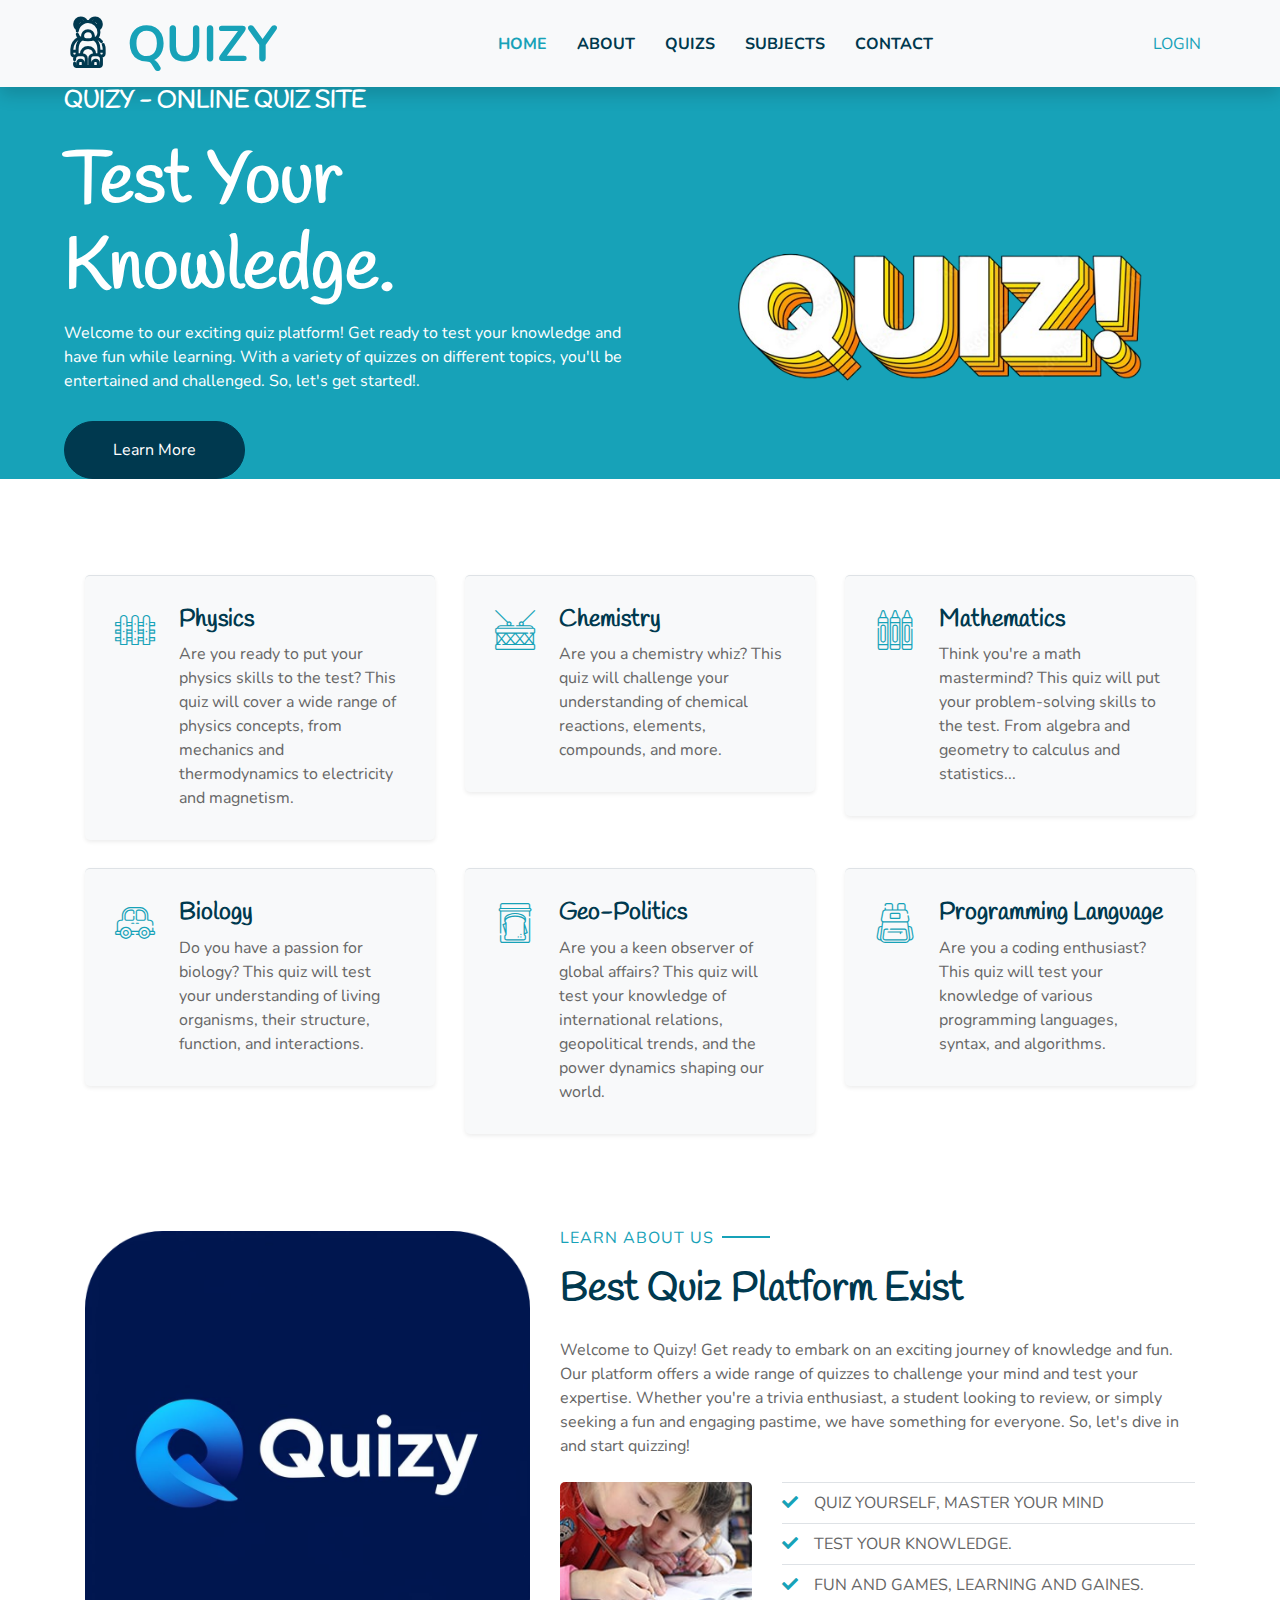
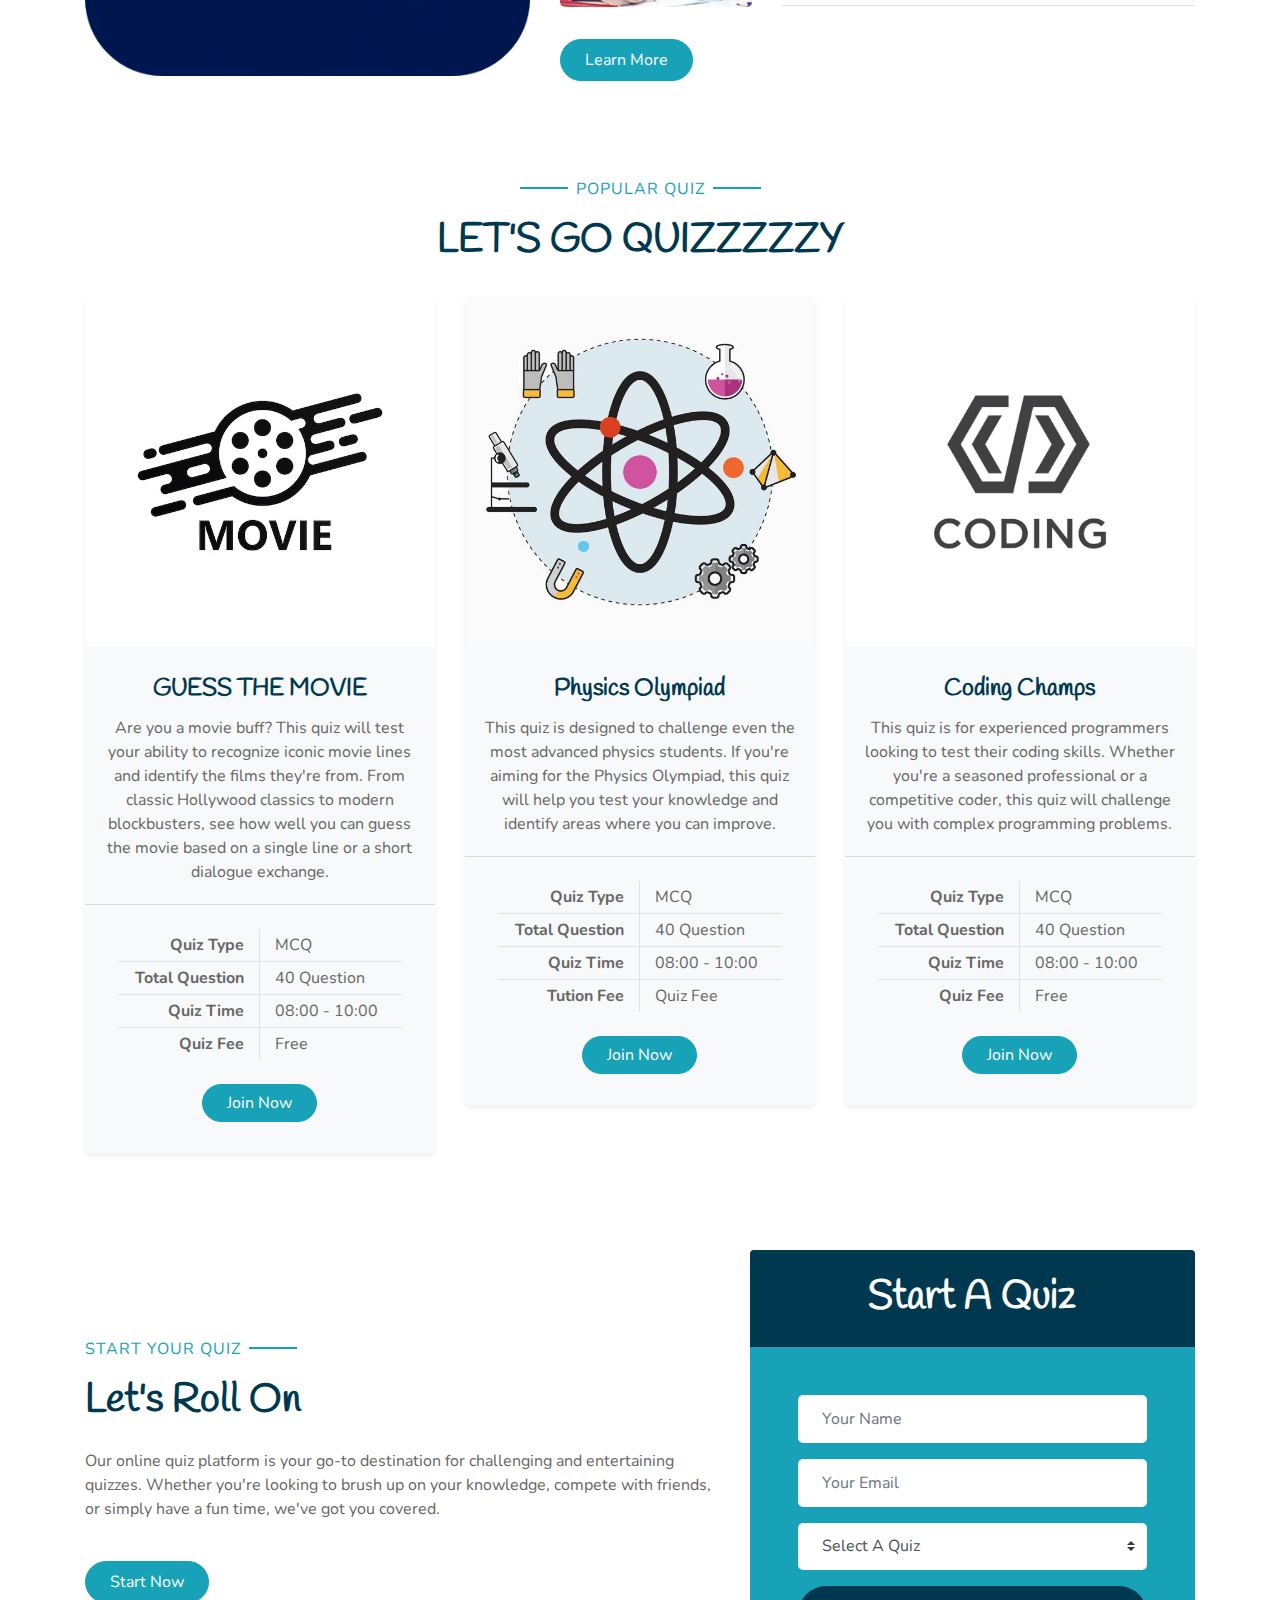
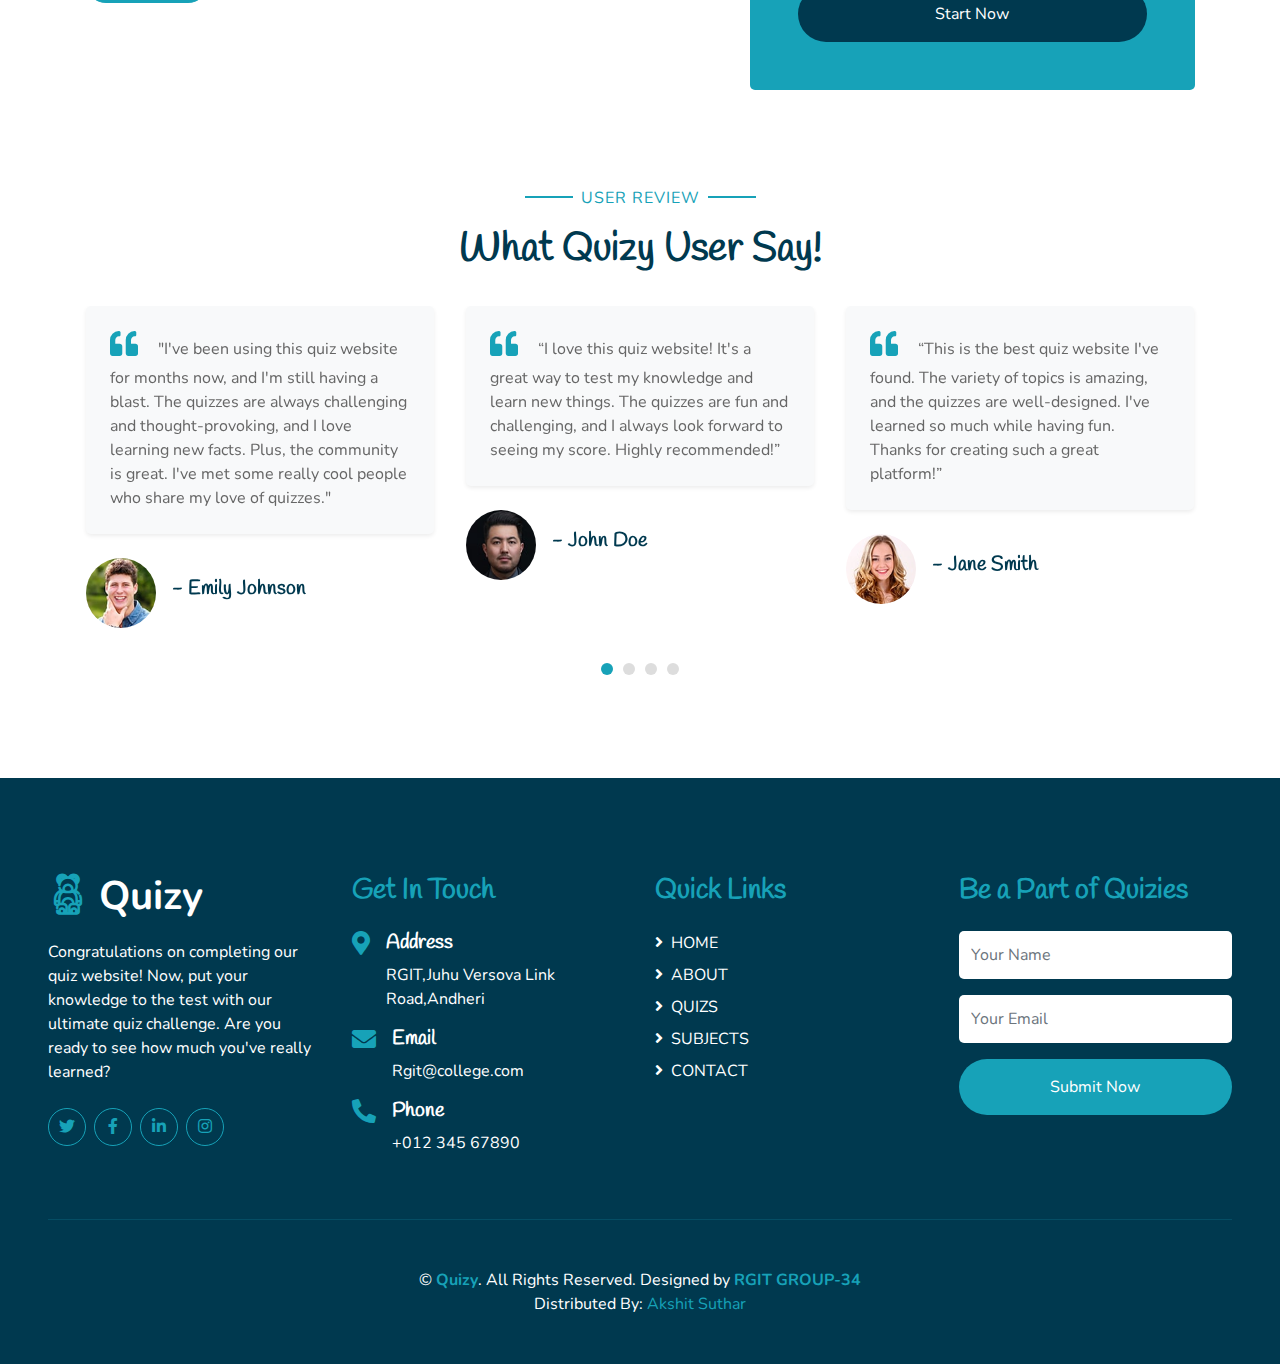
<file: index.html>
<!DOCTYPE html>
<html lang="en">
  <head>
    <meta charset="utf-8" />
    <title>QUIZY</title>
    <meta content="width=device-width, initial-scale=1.0" name="viewport" />
    <meta content="Free HTML Templates" name="keywords" />
    <meta content="Free HTML Templates" name="description" />

    <!-- Favicon -->
    <link href="img/favicon.ico" rel="icon" />

    <!-- Google Web Fonts -->
    <link rel="preconnect" href="https://fonts.gstatic.com" />
    <link
      href="https://fonts.googleapis.com/css2?family=Handlee&family=Nunito&display=swap"
      rel="stylesheet"
    />

    <!-- Font Awesome -->
    <link
      href="https://cdnjs.cloudflare.com/ajax/libs/font-awesome/5.10.0/css/all.min.css"
      rel="stylesheet"
    />

    <!-- Flaticon Font -->
    <link href="lib/flaticon/font/flaticon.css" rel="stylesheet" />

    <!-- Libraries Stylesheet -->
    <link href="lib/owlcarousel/assets/owl.carousel.min.css" rel="stylesheet" />
    <link href="lib/lightbox/css/lightbox.min.css" rel="stylesheet" />

    <!-- Customized Bootstrap Stylesheet -->
    <link href="css/style.css" rel="stylesheet" />
  </head>

  <body>
    <!-- Navbar Start -->
    <div class="container-fluid bg-light position-relative shadow">
      <nav
        class="navbar navbar-expand-lg bg-light navbar-light py-3 py-lg-0 px-0 px-lg-5"
      >
        <a
          href=""
          class="navbar-brand font-weight-bold text-secondary"
          style="font-size: 50px"
        >
          <i class="flaticon-043-teddy-bear"></i>
          <span class="text-primary">QUIZY</span>
        </a>
        <button
          type="button"
          class="navbar-toggler"
          data-toggle="collapse"
          data-target="#navbarCollapse"
        >
          <span class="navbar-toggler-icon"></span>
        </button>
        <div
          class="collapse navbar-collapse justify-content-between"
          id="navbarCollapse"
        >
          <div class="navbar-nav font-weight-bold mx-auto py-0">
            <a href="index.html" class="nav-item nav-link active">HOME</a>
            <a href="about.html" class="nav-item nav-link">ABOUT</a>
            <a href="class.html" class="nav-item nav-link">QUIZS</a>
            <a href="team.html" class="nav-item nav-link">SUBJECTS</a>
            <div class="nav-item dropdown">
            </div>
            <a href="contact.html" class="nav-item nav-link">CONTACT</a>
          </div class="navbar-nav font-weight-bold mx-auto py-0">
          <a href="Login.html" class="nav-item nav-link">LOGIN</a>
          <div class="nav-item dropdown">
        </div>
      </nav>
    </div>
    <!-- Navbar End -->

    <!-- Header Start -->
    <div class="container-fluid bg-primary px-0 px-md-5 mb-5">
      <div class="row align-items-center px-3">
        <div class="col-lg-6 text-center text-lg-left">
          <h4 class="text-white mb-4 mt-5 mt-lg-0">QUIZY - ONLINE QUIZ SITE</h4>
          <h1 class="display-3 font-weight-bold text-white">
            Test Your Knowledge.
          </h1>
          <p class="text-white mb-4">
            Welcome to our exciting quiz platform! Get ready to test your knowledge and have fun while learning.
            With a variety of quizzes on different topics, you'll be entertained and challenged. 
            So, let's get started!.
          </p>
          <a href="" class="btn btn-secondary mt-1 py-3 px-5">Learn More</a>
        </div>
        <div class="col-lg-6 text-center text-lg-right">
          <img class="img-fluid mt-5" src="img/header.png" alt="" />
        </div>
      </div>
    </div>
    <!-- Header End -->

    <!-- Facilities Start -->
    <div class="container-fluid pt-5">
      <div class="container pb-3">
        <div class="row">
          <div class="col-lg-4 col-md-6 pb-1">
            <div
              class="d-flex bg-light shadow-sm border-top rounded mb-4"
              style="padding: 30px"
            >
              <i
                class="flaticon-050-fence h1 font-weight-normal text-primary mb-3"
              ></i>
              <div class="pl-4">
                <h4>Physics</h4>
                <p class="m-0"> 
                Are you ready to put your physics skills to the test? This quiz will cover a wide range of physics concepts,
                from mechanics and thermodynamics to electricity and magnetism.
                </p>
              </div>
            </div>
          </div>
          <div class="col-lg-4 col-md-6 pb-1">
            <div
              class="d-flex bg-light shadow-sm border-top rounded mb-4"
              style="padding: 30px"
            >
              <i
                class="flaticon-022-drum h1 font-weight-normal text-primary mb-3"
              ></i>
              <div class="pl-4">
                <h4>Chemistry</h4>
                <p class="m-0">
                  Are you a chemistry whiz? This quiz will challenge your 
                  understanding of chemical reactions, elements, compounds, and more.
                </p>
              </div>
            </div>
          </div>
          <div class="col-lg-4 col-md-6 pb-1">
            <div
              class="d-flex bg-light shadow-sm border-top rounded mb-4"
              style="padding: 30px"
            >
              <i
                class="flaticon-030-crayons h1 font-weight-normal text-primary mb-3"
              ></i>
              <div class="pl-4">
                <h4>Mathematics</h4>
                <p class="m-0">
                  Think you're a math mastermind? This quiz will put your problem-solving skills to the test.
                  From algebra and geometry
                  to calculus and statistics...
                </p>
              </div>
            </div>
          </div>
          <div class="col-lg-4 col-md-6 pb-1">
            <div
              class="d-flex bg-light shadow-sm border-top rounded mb-4"
              style="padding: 30px"
            >
              <i
                class="flaticon-017-toy-car h1 font-weight-normal text-primary mb-3"
              ></i>
              <div class="pl-4">
                <h4>Biology</h4>
                <p class="m-0">
                  Do you have a passion for biology? This quiz will test your understanding
                  of living organisms, their structure, function, and interactions. 
                </p>
              </div>
            </div>
          </div>
          <div class="col-lg-4 col-md-6 pb-1">
            <div
              class="d-flex bg-light shadow-sm border-top rounded mb-4"
              style="padding: 30px"
            >
              <i
                class="flaticon-025-sandwich h1 font-weight-normal text-primary mb-3"
              ></i>
              <div class="pl-4">
                <h4>Geo-Politics</h4>
                <p class="m-0"> 
                Are you a keen observer of global affairs? This quiz will test your knowledge of international relations,
                geopolitical trends, and the power dynamics shaping our world.
                </p>
              </div>
            </div>
          </div>
          <div class="col-lg-4 col-md-6 pb-1">
            <div
              class="d-flex bg-light shadow-sm border-top rounded mb-4"
              style="padding: 30px"
            >
              <i
                class="flaticon-047-backpack h1 font-weight-normal text-primary mb-3"
              ></i>
              <div class="pl-4">
                <h4>Programming Language</h4>
                <p class="m-0">
                  Are you a coding enthusiast? This quiz will test
                  your knowledge of various programming languages, syntax, and algorithms.
                </p>
              </div>
            </div>
          </div>
        </div>
      </div>
    </div>
    <!-- Facilities Start -->

    <!-- About Start -->
    <div class="container-fluid py-5">
      <div class="container">
        <div class="row align-items-center">
          <div class="col-lg-5">
            <img
              class="img-fluid rounded mb-5 mb-lg-0"
              src="img/about-1.jpg"
              alt=""
            />
          </div>
          <div class="col-lg-7">
            <p class="section-title pr-5">
              <span class="pr-2">Learn About Us</span>
            </p>
            <h1 class="mb-4">Best Quiz Platform Exist</h1>
            <p>
              Welcome to Quizy! Get ready to embark on an exciting journey of knowledge and fun.
              Our platform offers a wide range of quizzes to challenge your mind and test your expertise.
              Whether you're a trivia enthusiast, a student looking to review, or simply seeking a fun
              and engaging pastime, we have something for everyone. So, let's dive in and start quizzing!
            </p>
            <div class="row pt-2 pb-4">
              <div class="col-6 col-md-4">
                <img class="img-fluid rounded" src="img/about-2.jpg" alt="" />
              </div>
              <div class="col-6 col-md-8">
                <ul class="list-inline m-0">
                  <li class="py-2 border-top border-bottom">
                    <i class="fa fa-check text-primary mr-3"></i>QUIZ YOURSELF, MASTER YOUR MIND
                  </li>
                  <li class="py-2 border-bottom">
                    <i class="fa fa-check text-primary mr-3"></i>TEST YOUR KNOWLEDGE.
                  </li>
                  <li class="py-2 border-bottom">
                    <i class="fa fa-check text-primary mr-3"></i>FUN AND GAMES, LEARNING AND GAINES.
                  </li>
                </ul>
              </div>
            </div>
            <a href="" class="btn btn-primary mt-2 py-2 px-4">Learn More</a>
          </div>
        </div>
      </div>
    </div>
    <!-- About End -->

    <!-- Class Start -->
    <div class="container-fluid pt-5">
      <div class="container">
        <div class="text-center pb-2">
          <p class="section-title px-5">
            <span class="px-2">Popular Quiz</span>
          </p>
          <h1 class="mb-4">LET'S GO QUIZZZZZY</h1>
        </div>
        <div class="row">
          <div class="col-lg-4 mb-5">
            <div class="card border-0 bg-light shadow-sm pb-2">
              <img class="card-img-top mb-2" src="img/class-1.jpg" alt="" />
              <div class="card-body text-center">
                <h4 class="card-title">GUESS THE MOVIE</h4>
                <p class="card-text">
                  Are you a movie buff? This quiz will test your ability to recognize iconic movie lines and identify the films they're from. 
                  From classic Hollywood classics to modern blockbusters, see how well you can guess the movie based on a single line 
                  or a short dialogue exchange.
                </p>
              </div>
              <div class="card-footer bg-transparent py-4 px-5">
                <div class="row border-bottom">
                  <div class="col-6 py-1 text-right border-right">
                    <strong>Quiz Type</strong>
                  </div>
                  <div class="col-6 py-1">MCQ</div>
                </div>
                <div class="row border-bottom">
                  <div class="col-6 py-1 text-right border-right">
                    <strong>Total Question</strong>
                  </div>
                  <div class="col-6 py-1">40 Question</div>
                </div>
                <div class="row border-bottom">
                  <div class="col-6 py-1 text-right border-right">
                    <strong>Quiz Time</strong>
                  </div>
                  <div class="col-6 py-1">08:00 - 10:00</div>
                </div>
                <div class="row">
                  <div class="col-6 py-1 text-right border-right">
                    <strong>Quiz Fee</strong>
                  </div>
                  <div class="col-6 py-1">Free</div>
                </div>
              </div>
              <a href="" class="btn btn-primary px-4 mx-auto mb-4">Join Now</a>
            </div>
          </div>
          <div class="col-lg-4 mb-5">
            <div class="card border-0 bg-light shadow-sm pb-2">
              <img class="card-img-top mb-2" src="img/class-2.jpg" alt="" />
              <div class="card-body text-center">
                <h4 class="card-title">Physics Olympiad</h4>
                <p class="card-text">
                  This quiz is designed to challenge even the most advanced physics students. If you're aiming for the Physics Olympiad,
                  this quiz will help you test your knowledge and identify areas where you can improve. 
                </p>
              </div>
              <div class="card-footer bg-transparent py-4 px-5">
                <div class="row border-bottom">
                  <div class="col-6 py-1 text-right border-right">
                    <strong>Quiz Type</strong>
                  </div>
                  <div class="col-6 py-1">MCQ</div>
                </div>
                <div class="row border-bottom">
                  <div class="col-6 py-1 text-right border-right">
                    <strong>Total Question</strong>
                  </div>
                  <div class="col-6 py-1">40 Question</div>
                </div>
                <div class="row border-bottom">
                  <div class="col-6 py-1 text-right border-right">
                    <strong>Quiz Time</strong>
                  </div>
                  <div class="col-6 py-1">08:00 - 10:00</div>
                </div>
                <div class="row">
                  <div class="col-6 py-1 text-right border-right">
                    <strong>Tution Fee</strong>
                  </div>
                  <div class="col-6 py-1">Quiz Fee</div>
                </div>
              </div>
              <a href="" class="btn btn-primary px-4 mx-auto mb-4">Join Now</a>
            </div>
          </div>
          <div class="col-lg-4 mb-5">
            <div class="card border-0 bg-light shadow-sm pb-2">
              <img class="card-img-top mb-2" src="img/class-3.jpg" alt="" />
              <div class="card-body text-center">
                <h4 class="card-title">Coding Champs</h4>
                <p class="card-text">
                  This quiz is for experienced programmers looking to test their coding skills. Whether you're a seasoned 
                  professional or a competitive coder, this quiz will challenge you with complex programming problems. 
                </p>
              </div>
              <div class="card-footer bg-transparent py-4 px-5">
                <div class="row border-bottom">
                  <div class="col-6 py-1 text-right border-right">
                    <strong>Quiz Type</strong>
                  </div>
                  <div class="col-6 py-1">MCQ</div>
                </div>
                <div class="row border-bottom">
                  <div class="col-6 py-1 text-right border-right">
                    <strong>Total Question</strong>
                  </div>
                  <div class="col-6 py-1">40 Question</div>
                </div>
                <div class="row border-bottom">
                  <div class="col-6 py-1 text-right border-right">
                    <strong>Quiz Time</strong>
                  </div>
                  <div class="col-6 py-1">08:00 - 10:00</div>
                </div>
                <div class="row">
                  <div class="col-6 py-1 text-right border-right">
                    <strong>Quiz Fee</strong>
                  </div>
                  <div class="col-6 py-1">Free</div>
                </div>
              </div>
              <a href="" class="btn btn-primary px-4 mx-auto mb-4">Join Now</a>
            </div>
          </div>
        </div>
      </div>
    </div>
    <!-- Class End -->

    <!-- Registration Start -->
    <div class="container-fluid py-5">
      <div class="container">
        <div class="row align-items-center">
          <div class="col-lg-7 mb-5 mb-lg-0">
            <p class="section-title pr-5">
              <span class="pr-2">Start Your Quiz</span>
            </p>
            <h1 class="mb-4">Let's Roll On</h1>
            <p>
              Our online quiz platform is your go-to destination for challenging and entertaining quizzes.
              Whether you're looking to brush up on your knowledge, compete with friends, or simply have a fun time,
              we've got you covered. 
            </p>
            <a href="" class="btn btn-primary mt-4 py-2 px-4">Start Now</a>
          </div>
          <div class="col-lg-5">
            <div class="card border-0">
              <div class="card-header bg-secondary text-center p-4">
                <h1 class="text-white m-0">Start A Quiz</h1>
              </div>
              <div class="card-body rounded-bottom bg-primary p-5">
                <form>
                  <div class="form-group">
                    <input
                      type="text"
                      class="form-control border-0 p-4"
                      placeholder="Your Name"
                      required="required"
                    />
                  </div>
                  <div class="form-group">
                    <input
                      type="email"
                      class="form-control border-0 p-4"
                      placeholder="Your Email"
                      required="required"
                    />
                  </div>
                  <div class="form-group">
                    <select
                      class="custom-select border-0 px-4"
                      style="height: 47px"
                    >
                      <option selected>Select A Quiz</option>
                      <option value="1">Physics</option>
                      <option value="2">Chemistry</option>
                      <option value="3">Mathematics</option>
                      <option value="3">Programming</option>
                      <option value="3">Biology</option>
                      <option value="3">Geo-Politics</option>
                    </select>
                  </div>
                  <div>
                    <button
                      class="btn btn-secondary btn-block border-0 py-3"
                      type="submit"
                    >
                      Start Now
                    </button>
                  </div>
                </form>
              </div>
            </div>
          </div>
        </div>
      </div>
    </div>
    <!-- Registration End -->

    <!-- Testimonial Start -->
    <div class="container-fluid py-5">
      <div class="container p-0">
        <div class="text-center pb-2">
          <p class="section-title px-5">
            <span class="px-2">User Review</span>
          </p>
          <h1 class="mb-4">What Quizy User Say!</h1>
        </div>
        <div class="owl-carousel testimonial-carousel">
          <div class="testimonial-item px-3">
            <div class="bg-light shadow-sm rounded mb-4 p-4">
              <h3 class="fas fa-quote-left text-primary mr-3"></h3>
              “I love this quiz website! It's a great way to test my knowledge and learn new things. The quizzes are fun and challenging, and I always look forward to seeing my score. Highly recommended!” 
            </div>
            <div class="d-flex align-items-center">
              <img
                class="rounded-circle"
                src="img/testimonial-1.jpg"
                style="width: 70px; height: 70px"
                alt="Image"
              />
              <div class="pl-3">
                <h5>- John Doe</h5>
              </div>
            </div>
          </div>
          <div class="testimonial-item px-3">
            <div class="bg-light shadow-sm rounded mb-4 p-4">
              <h3 class="fas fa-quote-left text-primary mr-3"></h3>
              “This is the best quiz website I've found. The variety of topics is amazing, and the quizzes are well-designed. I've learned so much while having fun. Thanks for creating such a great platform!”
            </div>
            <div class="d-flex align-items-center">
              <img
                class="rounded-circle"
                src="img/testimonial-2.jpg"
                style="width: 70px; height: 70px"
                alt="Image"
              />
              <div class="pl-3">
                <h5> - Jane Smith</h5>
              </div>
            </div>
          </div>
          <div class="testimonial-item px-3">
            <div class="bg-light shadow-sm rounded mb-4 p-4">
              <h3 class="fas fa-quote-left text-primary mr-3"></h3>
              “I'm a huge fan of this quiz website. The quizzes are always interesting and informative. I've even discovered a few new hobbies thanks to the quizzes. Definitely worth checking out!” 
            </div>
            <div class="d-flex align-items-center">
              <img
                class="rounded-circle"
                src="img/testimonial-3.jpg"
                style="width: 70px; height: 70px"
                alt="Image"
              />
              <div class="pl-3">
                <h5>- David Lee</h5>
              </div>
            </div>
          </div>
          <div class="testimonial-item px-3">
            <div class="bg-light shadow-sm rounded mb-4 p-4">
              <h3 class="fas fa-quote-left text-primary mr-3"></h3>
              "I've been using this quiz website for months now, and I'm still having a blast. The quizzes are always challenging and thought-provoking, and I love learning new facts. Plus, the community is great. I've met some really cool people who share my love of quizzes."
            </div>
            <div class="d-flex align-items-center">
              <img
                class="rounded-circle"
                src="img/testimonial-4.jpg"
                style="width: 70px; height: 70px"
                alt="Image"
              />
              <div class="pl-3">
                <h5> - Emily Johnson</h5>
              </div>
            </div>
          </div>
        </div>
      </div>
    </div>
    <!-- Testimonial End -->

    <!-- Footer Start -->
    <div
      class="container-fluid bg-secondary text-white mt-5 py-5 px-sm-3 px-md-5"
    >
      <div class="row pt-5">
        <div class="col-lg-3 col-md-6 mb-5">
          <a
            href=""
            class="navbar-brand font-weight-bold text-primary m-0 mb-4 p-0"
            style="font-size: 40px; line-height: 40px"
          >
            <i class="flaticon-043-teddy-bear"></i>
            <span class="text-white">Quizy</span>
          </a>
          <p>
            Congratulations on completing our quiz website! Now, put your knowledge to the test 
            with our ultimate quiz challenge. Are you ready to see how much you've really learned?
          </p>
          <div class="d-flex justify-content-start mt-4">
            <a
              class="btn btn-outline-primary rounded-circle text-center mr-2 px-0"
              style="width: 38px; height: 38px"
              href="#"
              ><i class="fab fa-twitter"></i
            ></a>
            <a
              class="btn btn-outline-primary rounded-circle text-center mr-2 px-0"
              style="width: 38px; height: 38px"
              href="#"
              ><i class="fab fa-facebook-f"></i
            ></a>
            <a
              class="btn btn-outline-primary rounded-circle text-center mr-2 px-0"
              style="width: 38px; height: 38px"
              href="#"
              ><i class="fab fa-linkedin-in"></i
            ></a>
            <a
              class="btn btn-outline-primary rounded-circle text-center mr-2 px-0"
              style="width: 38px; height: 38px"
              href="#"
              ><i class="fab fa-instagram"></i
            ></a>
          </div>
        </div>
        <div class="col-lg-3 col-md-6 mb-5">
          <h3 class="text-primary mb-4">Get In Touch</h3>
          <div class="d-flex">
            <h4 class="fa fa-map-marker-alt text-primary"></h4>
            <div class="pl-3">
              <h5 class="text-white">Address</h5>
              <p>RGIT,Juhu Versova Link Road,Andheri</p>
            </div>
          </div>
          <div class="d-flex">
            <h4 class="fa fa-envelope text-primary"></h4>
            <div class="pl-3">
              <h5 class="text-white">Email</h5>
              <p>Rgit@college.com</p>
            </div>
          </div>
          <div class="d-flex">
            <h4 class="fa fa-phone-alt text-primary"></h4>
            <div class="pl-3">
              <h5 class="text-white">Phone</h5>
              <p>+012 345 67890</p>
            </div>
          </div>
        </div>
        <div class="col-lg-3 col-md-6 mb-5">
          <h3 class="text-primary mb-4">Quick Links</h3>
          <div class="d-flex flex-column justify-content-start">
            <a class="text-white mb-2" href="#"
              ><i class="fa fa-angle-right mr-2"></i>HOME</a
            >
            <a class="text-white mb-2" href="#"
              ><i class="fa fa-angle-right mr-2"></i>ABOUT</a
            >
            <a class="text-white mb-2" href="#"
              ><i class="fa fa-angle-right mr-2"></i>QUIZS</a
            >
            <a class="text-white mb-2" href="#"
              ><i class="fa fa-angle-right mr-2"></i>SUBJECTS</a
            >
            <a class="text-white mb-2" href="#"
              ><i class="fa fa-angle-right mr-2"></i>CONTACT</a
            >
          </div>
        </div>
        <div class="col-lg-3 col-md-6 mb-5">
          <h3 class="text-primary mb-4">Be a Part of Quizies </h3>
          <form action="">
            <div class="form-group">
              <input
                type="text"
                class="form-control border-0 py-4"
                placeholder="Your Name"
                required="required"
              />
            </div>
            <div class="form-group">
              <input
                type="email"
                class="form-control border-0 py-4"
                placeholder="Your Email"
                required="required"
              />
            </div>
            <div>
              <button
                class="btn btn-primary btn-block border-0 py-3"
                type="submit"
              >
                Submit Now
              </button>
            </div>
          </form>
        </div>
      </div>
      <div
        class="container-fluid pt-5"
        style="border-top: 1px solid rgba(23, 162, 184, 0.2) ;"
      >
        <p class="m-0 text-center text-white">
          &copy;
          <a class="text-primary font-weight-bold" href="#">Quizy</a>.
          All Rights Reserved.

          Designed by
          <a class="text-primary font-weight-bold" href="https://htmlcodex.com"
            >RGIT GROUP-34</a
          >
          <br />Distributed By:
          <a href="https://themewagon.com" target="_blank">Akshit Suthar</a>
        </p>
      </div>
    </div>
    <!-- Footer End -->

    <!-- Back to Top -->
    <a href="#" class="btn btn-primary p-3 back-to-top"
      ><i class="fa fa-angle-double-up"></i
    ></a>

    <!-- JavaScript Libraries -->
    <script src="https://code.jquery.com/jquery-3.4.1.min.js"></script>
    <script src="https://stackpath.bootstrapcdn.com/bootstrap/4.4.1/js/bootstrap.bundle.min.js"></script>
    <script src="lib/easing/easing.min.js"></script>
    <script src="lib/owlcarousel/owl.carousel.min.js"></script>
    <script src="lib/isotope/isotope.pkgd.min.js"></script>
    <script src="lib/lightbox/js/lightbox.min.js"></script>

    <!-- Contact Javascript File -->
    <script src="mail/jqBootstrapValidation.min.js"></script>
    <script src="mail/contact.js"></script>

    <!-- Template Javascript -->
    <script src="js/main.js"></script>
  </body>
</html>
</file>
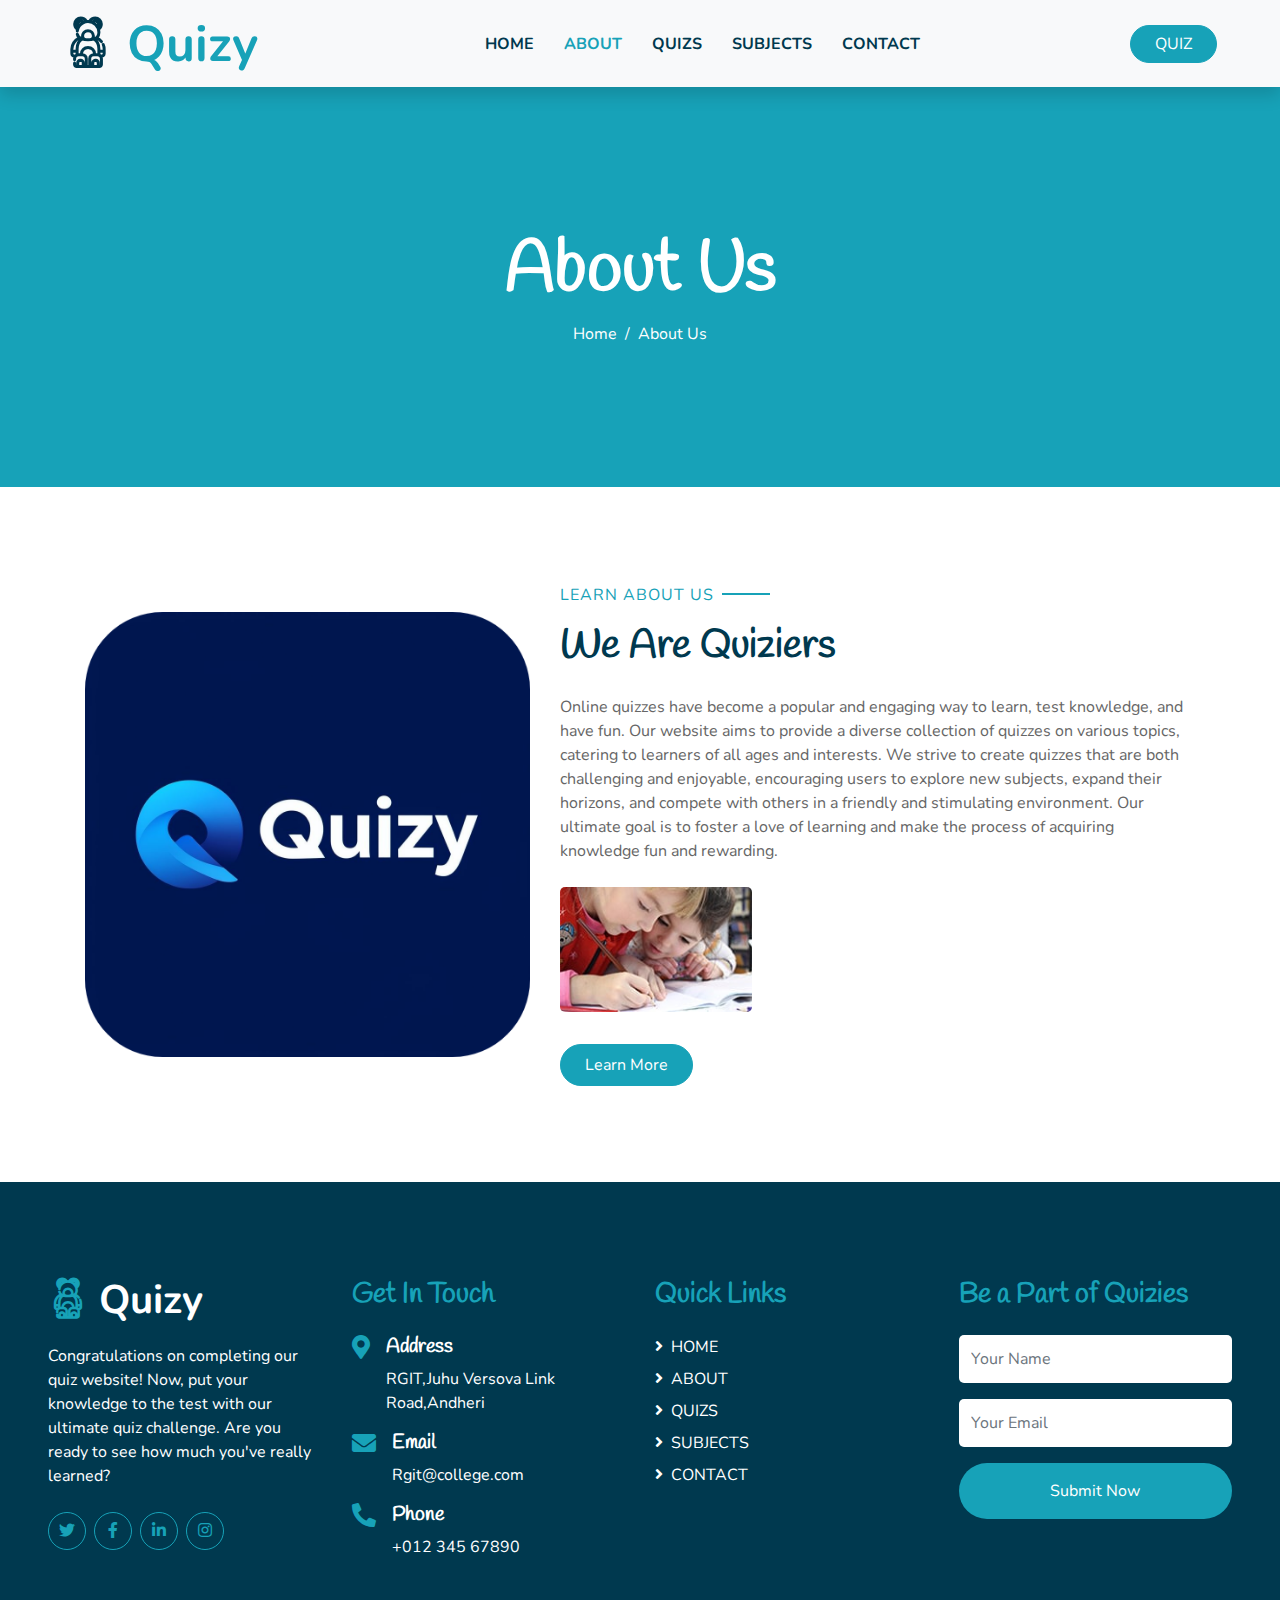
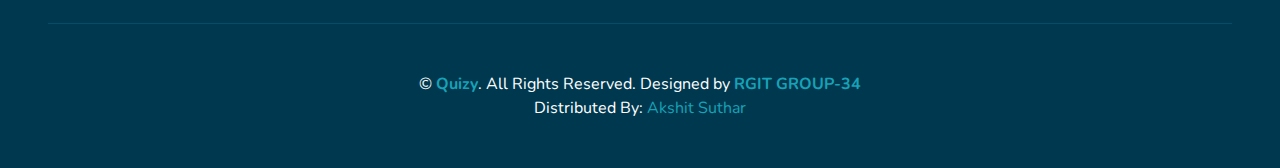
<file: about.html>
<!DOCTYPE html>
<html lang="en">
  <head>
    <meta charset="utf-8" />
    <title>Quizy</title>
    <meta content="width=device-width, initial-scale=1.0" name="viewport" />
    <meta content="Free HTML Templates" name="keywords" />
    <meta content="Free HTML Templates" name="description" />

    <!-- Favicon -->
    <link href="img/favicon.ico" rel="icon" />

    <!-- Google Web Fonts -->
    <link rel="preconnect" href="https://fonts.gstatic.com" />
    <link
      href="https://fonts.googleapis.com/css2?family=Handlee&family=Nunito&display=swap"
      rel="stylesheet"
    />

    <!-- Font Awesome -->
    <link
      href="https://cdnjs.cloudflare.com/ajax/libs/font-awesome/5.10.0/css/all.min.css"
      rel="stylesheet"
    />

    <!-- Flaticon Font -->
    <link href="lib/flaticon/font/flaticon.css" rel="stylesheet" />

    <!-- Libraries Stylesheet -->
    <link href="lib/owlcarousel/assets/owl.carousel.min.css" rel="stylesheet" />
    <link href="lib/lightbox/css/lightbox.min.css" rel="stylesheet" />

    <!-- Customized Bootstrap Stylesheet -->
    <link href="css/style.css" rel="stylesheet" />
  </head>

  <body>
    <!-- Navbar Start -->
    <div class="container-fluid bg-light position-relative shadow">
      <nav
        class="navbar navbar-expand-lg bg-light navbar-light py-3 py-lg-0 px-0 px-lg-5"
      >
        <a
          href=""
          class="navbar-brand font-weight-bold text-secondary"
          style="font-size: 50px"
        >
          <i class="flaticon-043-teddy-bear"></i>
          <span class="text-primary">Quizy</span>
        </a>
        <button
          type="button"
          class="navbar-toggler"
          data-toggle="collapse"
          data-target="#navbarCollapse"
        >
          <span class="navbar-toggler-icon"></span>
        </button>
        <div
          class="collapse navbar-collapse justify-content-between"
          id="navbarCollapse"
        >
          <div class="navbar-nav font-weight-bold mx-auto py-0">
            <a href="index.html" class="nav-item nav-link">HOME</a>
            <a href="about.html" class="nav-item nav-link active">ABOUT</a>
            <a href="class.html" class="nav-item nav-link">QUIZS</a>
            <a href="team.html" class="nav-item nav-link">SUBJECTS</a>
            <a href="gallery.html" class="nav-item nav-link">CONTACT</a>
          </div>
          <a href="" class="btn btn-primary px-4">QUIZ</a>
        </div>
      </nav>
    </div>
    <!-- Navbar End -->

    <!-- Header Start -->
    <div class="container-fluid bg-primary mb-5">
      <div
        class="d-flex flex-column align-items-center justify-content-center"
        style="min-height: 400px"
      >
        <h3 class="display-3 font-weight-bold text-white">About Us</h3>
        <div class="d-inline-flex text-white">
          <p class="m-0"><a class="text-white" href="">Home</a></p>
          <p class="m-0 px-2">/</p>
          <p class="m-0">About Us</p>
        </div>
      </div>
    </div>
    <!-- Header End -->

    <!-- About Start -->
    <div class="container-fluid py-5">
      <div class="container">
        <div class="row align-items-center">
          <div class="col-lg-5">
            <img
              class="img-fluid rounded mb-5 mb-lg-0"
              src="img/about-1.jpg"
              alt=""
            />
          </div>
          <div class="col-lg-7">
            <p class="section-title pr-5">
              <span class="pr-2">Learn About Us</span>
            </p>
            <h1 class="mb-4">We Are Quiziers</h1>
            <p>
              Online quizzes have become a popular and engaging way to learn, test knowledge, and have fun.
              Our website aims to provide a diverse collection of quizzes on various topics, catering to  
              learners of all ages and interests. We strive to create quizzes that are both challenging 
              and enjoyable, encouraging users to explore new subjects, expand their horizons, and compete 
              with others in a friendly and stimulating environment. Our ultimate goal is to foster a love of
              learning and make the process of acquiring knowledge fun and rewarding.
            </p>
            <div class="row pt-2 pb-4">
              <div class="col-6 col-md-4">
                <img class="img-fluid rounded" src="img/about-2.jpg" alt="" />
              </div>
            </div>
            <a href="" class="btn btn-primary mt-2 py-2 px-4">Learn More</a>
          </div>
        </div>
      </div>
    </div>
    <!-- About End -->

    <div
    class="container-fluid bg-secondary text-white mt-5 py-5 px-sm-3 px-md-5"
  >
    <div class="row pt-5">
      <div class="col-lg-3 col-md-6 mb-5">
        <a
          href=""
          class="navbar-brand font-weight-bold text-primary m-0 mb-4 p-0"
          style="font-size: 40px; line-height: 40px"
        >
          <i class="flaticon-043-teddy-bear"></i>
          <span class="text-white">Quizy</span>
        </a>
        <p>
          Congratulations on completing our quiz website! Now, put your knowledge to the test 
          with our ultimate quiz challenge. Are you ready to see how much you've really learned?
        </p>
        <div class="d-flex justify-content-start mt-4">
          <a
            class="btn btn-outline-primary rounded-circle text-center mr-2 px-0"
            style="width: 38px; height: 38px"
            href="#"
            ><i class="fab fa-twitter"></i
          ></a>
          <a
            class="btn btn-outline-primary rounded-circle text-center mr-2 px-0"
            style="width: 38px; height: 38px"
            href="#"
            ><i class="fab fa-facebook-f"></i
          ></a>
          <a
            class="btn btn-outline-primary rounded-circle text-center mr-2 px-0"
            style="width: 38px; height: 38px"
            href="#"
            ><i class="fab fa-linkedin-in"></i
          ></a>
          <a
            class="btn btn-outline-primary rounded-circle text-center mr-2 px-0"
            style="width: 38px; height: 38px"
            href="#"
            ><i class="fab fa-instagram"></i
          ></a>
        </div>
      </div>
      <div class="col-lg-3 col-md-6 mb-5">
        <h3 class="text-primary mb-4">Get In Touch</h3>
        <div class="d-flex">
          <h4 class="fa fa-map-marker-alt text-primary"></h4>
          <div class="pl-3">
            <h5 class="text-white">Address</h5>
            <p>RGIT,Juhu Versova Link Road,Andheri</p>
          </div>
        </div>
        <div class="d-flex">
          <h4 class="fa fa-envelope text-primary"></h4>
          <div class="pl-3">
            <h5 class="text-white">Email</h5>
            <p>Rgit@college.com</p>
          </div>
        </div>
        <div class="d-flex">
          <h4 class="fa fa-phone-alt text-primary"></h4>
          <div class="pl-3">
            <h5 class="text-white">Phone</h5>
            <p>+012 345 67890</p>
          </div>
        </div>
      </div>
      <div class="col-lg-3 col-md-6 mb-5">
        <h3 class="text-primary mb-4">Quick Links</h3>
        <div class="d-flex flex-column justify-content-start">
          <a class="text-white mb-2" href="#"
            ><i class="fa fa-angle-right mr-2"></i>HOME</a
          >
          <a class="text-white mb-2" href="#"
            ><i class="fa fa-angle-right mr-2"></i>ABOUT</a
          >
          <a class="text-white mb-2" href="#"
            ><i class="fa fa-angle-right mr-2"></i>QUIZS</a
          >
          <a class="text-white mb-2" href="#"
            ><i class="fa fa-angle-right mr-2"></i>SUBJECTS</a
          >
          <a class="text-white mb-2" href="#"
            ><i class="fa fa-angle-right mr-2"></i>CONTACT</a
          >
        </div>
      </div>
      <div class="col-lg-3 col-md-6 mb-5">
        <h3 class="text-primary mb-4">Be a Part of Quizies </h3>
        <form action="">
          <div class="form-group">
            <input
              type="text"
              class="form-control border-0 py-4"
              placeholder="Your Name"
              required="required"
            />
          </div>
          <div class="form-group">
            <input
              type="email"
              class="form-control border-0 py-4"
              placeholder="Your Email"
              required="required"
            />
          </div>
          <div>
            <button
              class="btn btn-primary btn-block border-0 py-3"
              type="submit"
            >
              Submit Now
            </button>
          </div>
        </form>
      </div>
    </div>
    <div
      class="container-fluid pt-5"
      style="border-top: 1px solid rgba(23, 162, 184, 0.2) ;"
    >
      <p class="m-0 text-center text-white">
        &copy;
        <a class="text-primary font-weight-bold" href="#">Quizy</a>.
        All Rights Reserved.

        Designed by
        <a class="text-primary font-weight-bold" href="https://htmlcodex.com"
          >RGIT GROUP-34</a
        >
        <br />Distributed By:
        <a href="https://themewagon.com" target="_blank">Akshit Suthar</a>
      </p>
    </div>
  </div>
  <!-- Footer End -->

  <!-- Back to Top -->
  <a href="#" class="btn btn-primary p-3 back-to-top"
    ><i class="fa fa-angle-double-up"></i
  ></a>

  <!-- JavaScript Libraries -->
  <script src="https://code.jquery.com/jquery-3.4.1.min.js"></script>
  <script src="https://stackpath.bootstrapcdn.com/bootstrap/4.4.1/js/bootstrap.bundle.min.js"></script>
  <script src="lib/easing/easing.min.js"></script>
  <script src="lib/owlcarousel/owl.carousel.min.js"></script>
  <script src="lib/isotope/isotope.pkgd.min.js"></script>
  <script src="lib/lightbox/js/lightbox.min.js"></script>

  <!-- Contact Javascript File -->
  <script src="mail/jqBootstrapValidation.min.js"></script>
  <script src="mail/contact.js"></script>

  <!-- Template Javascript -->
  <script src="js/main.js"></script>
</body>
</html>
</file>
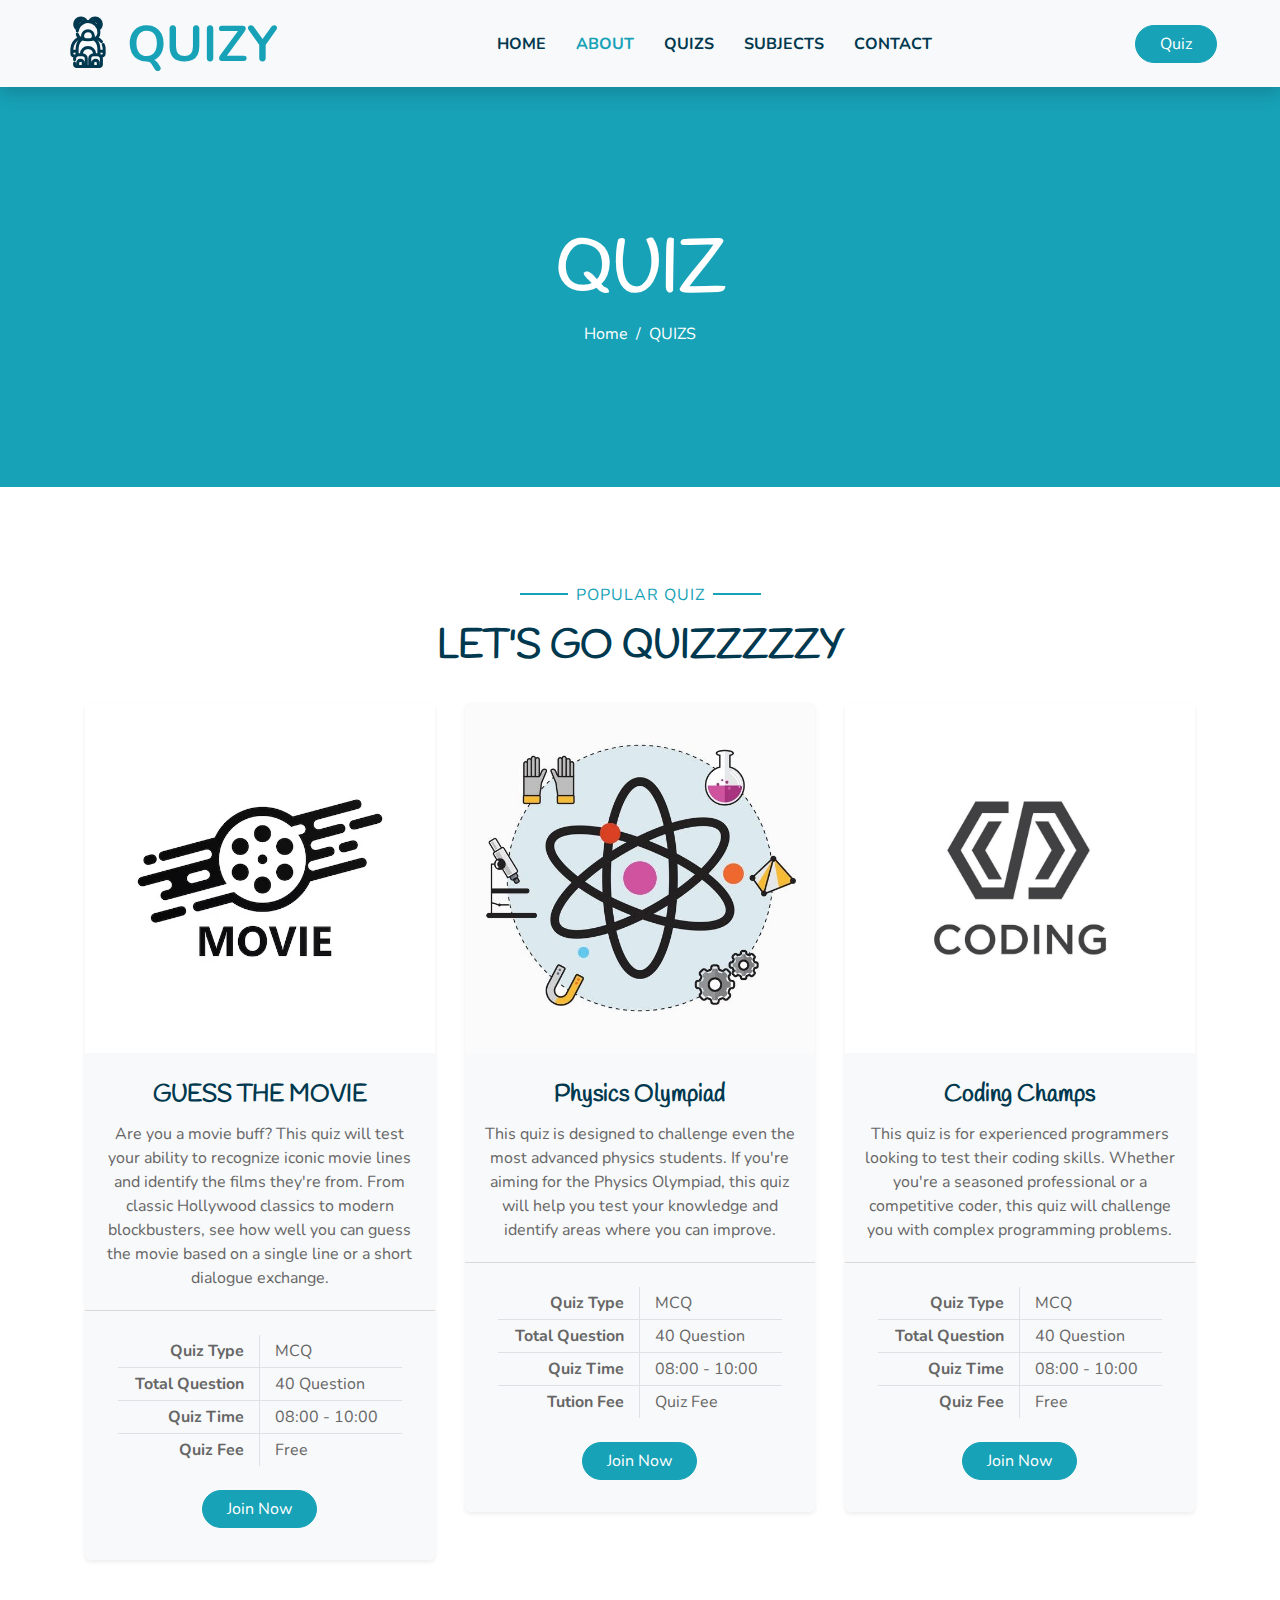
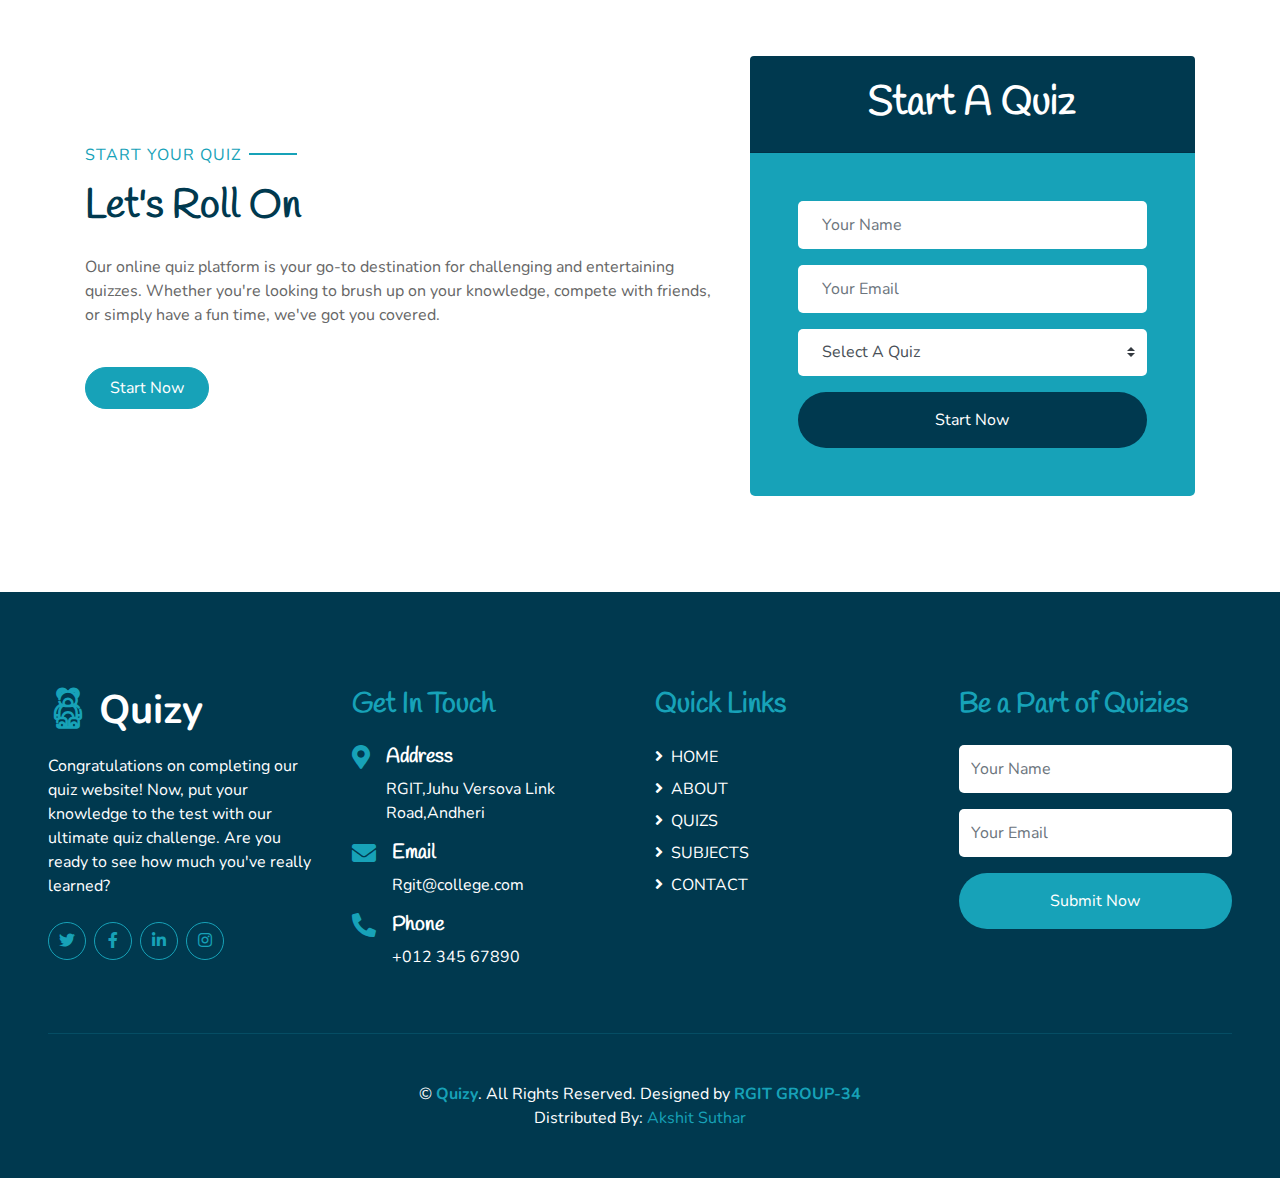
<file: class.html>
<!DOCTYPE html>
<html lang="en">
  <head>
    <meta charset="utf-8" />
    <title>Quizy</title>
    <meta content="width=device-width, initial-scale=1.0" name="viewport" />
    <meta content="Free HTML Templates" name="keywords" />
    <meta content="Free HTML Templates" name="description" />

    <!-- Favicon -->
    <link href="img/favicon.ico" rel="icon" />

    <!-- Google Web Fonts -->
    <link rel="preconnect" href="https://fonts.gstatic.com" />
    <link
      href="https://fonts.googleapis.com/css2?family=Handlee&family=Nunito&display=swap"
      rel="stylesheet"
    />

    <!-- Font Awesome -->
    <link
      href="https://cdnjs.cloudflare.com/ajax/libs/font-awesome/5.10.0/css/all.min.css"
      rel="stylesheet"
    />

    <!-- Flaticon Font -->
    <link href="lib/flaticon/font/flaticon.css" rel="stylesheet" />

    <!-- Libraries Stylesheet -->
    <link href="lib/owlcarousel/assets/owl.carousel.min.css" rel="stylesheet" />
    <link href="lib/lightbox/css/lightbox.min.css" rel="stylesheet" />

    <!-- Customized Bootstrap Stylesheet -->
    <link href="css/style.css" rel="stylesheet" />
  </head>

  <body>
    <!-- Navbar Start -->
    <div class="container-fluid bg-light position-relative shadow">
      <nav
        class="navbar navbar-expand-lg bg-light navbar-light py-3 py-lg-0 px-0 px-lg-5"
      >
        <a
          href=""
          class="navbar-brand font-weight-bold text-secondary"
          style="font-size: 50px"
        >
          <i class="flaticon-043-teddy-bear"></i>
          <span class="text-primary">QUIZY</span>
        </a>
        <button
          type="button"
          class="navbar-toggler"
          data-toggle="collapse"
          data-target="#navbarCollapse"
        >
          <span class="navbar-toggler-icon"></span>
        </button>
        <div
          class="collapse navbar-collapse justify-content-between"
          id="navbarCollapse"
        >
        <div class="navbar-nav font-weight-bold mx-auto py-0">
          <a href="index.html" class="nav-item nav-link">HOME</a>
          <a href="about.html" class="nav-item nav-link active">ABOUT</a>
          <a href="class.html" class="nav-item nav-link">QUIZS</a>
          <a href="team.html" class="nav-item nav-link">SUBJECTS</a>
          <a href="gallery.html" class="nav-item nav-link">CONTACT</a>
        </div>
          <a href="" class="btn btn-primary px-4">Quiz</a>
        </div>
      </nav>
    </div>
    <!-- Navbar End -->

    <!-- Header Start -->
    <div class="container-fluid bg-primary mb-5">
      <div
        class="d-flex flex-column align-items-center justify-content-center"
        style="min-height: 400px"
      >
        <h3 class="display-3 font-weight-bold text-white">QUIZ</h3>
        <div class="d-inline-flex text-white">
          <p class="m-0"><a class="text-white" href="">Home</a></p>
          <p class="m-0 px-2">/</p>
          <p class="m-0">QUIZS</p>
        </div>
      </div>
    </div>
    <!-- Header End -->

    <!-- Class Start -->
    <div class="container-fluid pt-5">
      <div class="container">
        <div class="text-center pb-2">
          <p class="section-title px-5">
            <span class="px-2">Popular Quiz</span>
          </p>
          <h1 class="mb-4">LET'S GO QUIZZZZZY</h1>
        </div>
        <div class="row">
          <div class="col-lg-4 mb-5">
            <div class="card border-0 bg-light shadow-sm pb-2">
              <img class="card-img-top mb-2" src="img/class-1.jpg" alt="" />
              <div class="card-body text-center">
                <h4 class="card-title">GUESS THE MOVIE</h4>
                <p class="card-text">
                  Are you a movie buff? This quiz will test your ability to recognize iconic movie lines and identify the films they're from. 
                  From classic Hollywood classics to modern blockbusters, see how well you can guess the movie based on a single line 
                  or a short dialogue exchange.
                </p>
              </div>
              <div class="card-footer bg-transparent py-4 px-5">
                <div class="row border-bottom">
                  <div class="col-6 py-1 text-right border-right">
                    <strong>Quiz Type</strong>
                  </div>
                  <div class="col-6 py-1">MCQ</div>
                </div>
                <div class="row border-bottom">
                  <div class="col-6 py-1 text-right border-right">
                    <strong>Total Question</strong>
                  </div>
                  <div class="col-6 py-1">40 Question</div>
                </div>
                <div class="row border-bottom">
                  <div class="col-6 py-1 text-right border-right">
                    <strong>Quiz Time</strong>
                  </div>
                  <div class="col-6 py-1">08:00 - 10:00</div>
                </div>
                <div class="row">
                  <div class="col-6 py-1 text-right border-right">
                    <strong>Quiz Fee</strong>
                  </div>
                  <div class="col-6 py-1">Free</div>
                </div>
              </div>
              <a href="" class="btn btn-primary px-4 mx-auto mb-4">Join Now</a>
            </div>
          </div>
          <div class="col-lg-4 mb-5">
            <div class="card border-0 bg-light shadow-sm pb-2">
              <img class="card-img-top mb-2" src="img/class-2.jpg" alt="" />
              <div class="card-body text-center">
                <h4 class="card-title">Physics Olympiad</h4>
                <p class="card-text">
                  This quiz is designed to challenge even the most advanced physics students. If you're aiming for the Physics Olympiad,
                  this quiz will help you test your knowledge and identify areas where you can improve. 
                </p>
              </div>
              <div class="card-footer bg-transparent py-4 px-5">
                <div class="row border-bottom">
                  <div class="col-6 py-1 text-right border-right">
                    <strong>Quiz Type</strong>
                  </div>
                  <div class="col-6 py-1">MCQ</div>
                </div>
                <div class="row border-bottom">
                  <div class="col-6 py-1 text-right border-right">
                    <strong>Total Question</strong>
                  </div>
                  <div class="col-6 py-1">40 Question</div>
                </div>
                <div class="row border-bottom">
                  <div class="col-6 py-1 text-right border-right">
                    <strong>Quiz Time</strong>
                  </div>
                  <div class="col-6 py-1">08:00 - 10:00</div>
                </div>
                <div class="row">
                  <div class="col-6 py-1 text-right border-right">
                    <strong>Tution Fee</strong>
                  </div>
                  <div class="col-6 py-1">Quiz Fee</div>
                </div>
              </div>
              <a href="" class="btn btn-primary px-4 mx-auto mb-4">Join Now</a>
            </div>
          </div>
          <div class="col-lg-4 mb-5">
            <div class="card border-0 bg-light shadow-sm pb-2">
              <img class="card-img-top mb-2" src="img/class-3.jpg" alt="" />
              <div class="card-body text-center">
                <h4 class="card-title">Coding Champs</h4>
                <p class="card-text">
                  This quiz is for experienced programmers looking to test their coding skills. Whether you're a seasoned 
                  professional or a competitive coder, this quiz will challenge you with complex programming problems. 
                </p>
              </div>
              <div class="card-footer bg-transparent py-4 px-5">
                <div class="row border-bottom">
                  <div class="col-6 py-1 text-right border-right">
                    <strong>Quiz Type</strong>
                  </div>
                  <div class="col-6 py-1">MCQ</div>
                </div>
                <div class="row border-bottom">
                  <div class="col-6 py-1 text-right border-right">
                    <strong>Total Question</strong>
                  </div>
                  <div class="col-6 py-1">40 Question</div>
                </div>
                <div class="row border-bottom">
                  <div class="col-6 py-1 text-right border-right">
                    <strong>Quiz Time</strong>
                  </div>
                  <div class="col-6 py-1">08:00 - 10:00</div>
                </div>
                <div class="row">
                  <div class="col-6 py-1 text-right border-right">
                    <strong>Quiz Fee</strong>
                  </div>
                  <div class="col-6 py-1">Free</div>
                </div>
              </div>
              <a href="" class="btn btn-primary px-4 mx-auto mb-4">Join Now</a>
            </div>
          </div>
        </div>
      </div>
    </div>
    <!-- Class End -->

    <!-- Registration Start -->
    <div class="container-fluid py-5">
      <div class="container">
        <div class="row align-items-center">
          <div class="col-lg-7 mb-5 mb-lg-0">
            <p class="section-title pr-5">
              <span class="pr-2">Start Your Quiz</span>
            </p>
            <h1 class="mb-4">Let's Roll On</h1>
            <p>
              Our online quiz platform is your go-to destination for challenging and entertaining quizzes.
              Whether you're looking to brush up on your knowledge, compete with friends, or simply have a fun time,
              we've got you covered. 
            </p>
            <a href="" class="btn btn-primary mt-4 py-2 px-4">Start Now</a>
          </div>
          <div class="col-lg-5">
            <div class="card border-0">
              <div class="card-header bg-secondary text-center p-4">
                <h1 class="text-white m-0">Start A Quiz</h1>
              </div>
              <div class="card-body rounded-bottom bg-primary p-5">
                <form>
                  <div class="form-group">
                    <input
                      type="text"
                      class="form-control border-0 p-4"
                      placeholder="Your Name"
                      required="required"
                    />
                  </div>
                  <div class="form-group">
                    <input
                      type="email"
                      class="form-control border-0 p-4"
                      placeholder="Your Email"
                      required="required"
                    />
                  </div>
                  <div class="form-group">
                    <select
                      class="custom-select border-0 px-4"
                      style="height: 47px"
                    >
                      <option selected>Select A Quiz</option>
                      <option value="1">Physics</option>
                      <option value="2">Chemistry</option>
                      <option value="3">Mathematics</option>
                      <option value="3">Programming</option>
                      <option value="3">Biology</option>
                      <option value="3">Geo-Politics</option>
                    </select>
                  </div>
                  <div>
                    <button
                      class="btn btn-secondary btn-block border-0 py-3"
                      type="submit"
                    >
                      Start Now
                    </button>
                  </div>
                </form>
              </div>
            </div>
          </div>
        </div>
      </div>
    </div>
    <!-- Registration End -->

    <!-- Footer Start -->
    <div
      class="container-fluid bg-secondary text-white mt-5 py-5 px-sm-3 px-md-5"
    >
      <div class="row pt-5">
        <div class="col-lg-3 col-md-6 mb-5">
          <a
            href=""
            class="navbar-brand font-weight-bold text-primary m-0 mb-4 p-0"
            style="font-size: 40px; line-height: 40px"
          >
            <i class="flaticon-043-teddy-bear"></i>
            <span class="text-white">Quizy</span>
          </a>
          <p>
            Congratulations on completing our quiz website! Now, put your knowledge to the test 
            with our ultimate quiz challenge. Are you ready to see how much you've really learned?
          </p>
          <div class="d-flex justify-content-start mt-4">
            <a
              class="btn btn-outline-primary rounded-circle text-center mr-2 px-0"
              style="width: 38px; height: 38px"
              href="#"
              ><i class="fab fa-twitter"></i
            ></a>
            <a
              class="btn btn-outline-primary rounded-circle text-center mr-2 px-0"
              style="width: 38px; height: 38px"
              href="#"
              ><i class="fab fa-facebook-f"></i
            ></a>
            <a
              class="btn btn-outline-primary rounded-circle text-center mr-2 px-0"
              style="width: 38px; height: 38px"
              href="#"
              ><i class="fab fa-linkedin-in"></i
            ></a>
            <a
              class="btn btn-outline-primary rounded-circle text-center mr-2 px-0"
              style="width: 38px; height: 38px"
              href="#"
              ><i class="fab fa-instagram"></i
            ></a>
          </div>
        </div>
        <div class="col-lg-3 col-md-6 mb-5">
          <h3 class="text-primary mb-4">Get In Touch</h3>
          <div class="d-flex">
            <h4 class="fa fa-map-marker-alt text-primary"></h4>
            <div class="pl-3">
              <h5 class="text-white">Address</h5>
              <p>RGIT,Juhu Versova Link Road,Andheri</p>
            </div>
          </div>
          <div class="d-flex">
            <h4 class="fa fa-envelope text-primary"></h4>
            <div class="pl-3">
              <h5 class="text-white">Email</h5>
              <p>Rgit@college.com</p>
            </div>
          </div>
          <div class="d-flex">
            <h4 class="fa fa-phone-alt text-primary"></h4>
            <div class="pl-3">
              <h5 class="text-white">Phone</h5>
              <p>+012 345 67890</p>
            </div>
          </div>
        </div>
        <div class="col-lg-3 col-md-6 mb-5">
          <h3 class="text-primary mb-4">Quick Links</h3>
          <div class="d-flex flex-column justify-content-start">
            <a class="text-white mb-2" href="#"
              ><i class="fa fa-angle-right mr-2"></i>HOME</a
            >
            <a class="text-white mb-2" href="#"
              ><i class="fa fa-angle-right mr-2"></i>ABOUT</a
            >
            <a class="text-white mb-2" href="#"
              ><i class="fa fa-angle-right mr-2"></i>QUIZS</a
            >
            <a class="text-white mb-2" href="#"
              ><i class="fa fa-angle-right mr-2"></i>SUBJECTS</a
            >
            <a class="text-white mb-2" href="#"
              ><i class="fa fa-angle-right mr-2"></i>CONTACT</a
            >
          </div>
        </div>
        <div class="col-lg-3 col-md-6 mb-5">
          <h3 class="text-primary mb-4">Be a Part of Quizies </h3>
          <form action="">
            <div class="form-group">
              <input
                type="text"
                class="form-control border-0 py-4"
                placeholder="Your Name"
                required="required"
              />
            </div>
            <div class="form-group">
              <input
                type="email"
                class="form-control border-0 py-4"
                placeholder="Your Email"
                required="required"
              />
            </div>
            <div>
              <button
                class="btn btn-primary btn-block border-0 py-3"
                type="submit"
              >
                Submit Now
              </button>
            </div>
          </form>
        </div>
      </div>
      <div
        class="container-fluid pt-5"
        style="border-top: 1px solid rgba(23, 162, 184, 0.2) ;"
      >
        <p class="m-0 text-center text-white">
          &copy;
          <a class="text-primary font-weight-bold" href="#">Quizy</a>.
          All Rights Reserved.

          Designed by
          <a class="text-primary font-weight-bold" href="https://htmlcodex.com"
            >RGIT GROUP-34</a
          >
          <br />Distributed By:
          <a href="https://themewagon.com" target="_blank">Akshit Suthar</a>
        </p>
      </div>
    </div>
    <!-- Footer End -->

    <!-- Back to Top -->
    <a href="#" class="btn btn-primary p-3 back-to-top"
      ><i class="fa fa-angle-double-up"></i
    ></a>

    <!-- JavaScript Libraries -->
    <script src="https://code.jquery.com/jquery-3.4.1.min.js"></script>
    <script src="https://stackpath.bootstrapcdn.com/bootstrap/4.4.1/js/bootstrap.bundle.min.js"></script>
    <script src="lib/easing/easing.min.js"></script>
    <script src="lib/owlcarousel/owl.carousel.min.js"></script>
    <script src="lib/isotope/isotope.pkgd.min.js"></script>
    <script src="lib/lightbox/js/lightbox.min.js"></script>

    <!-- Contact Javascript File -->
    <script src="mail/jqBootstrapValidation.min.js"></script>
    <script src="mail/contact.js"></script>

    <!-- Template Javascript -->
    <script src="js/main.js"></script>
  </body>
</html>
</file>
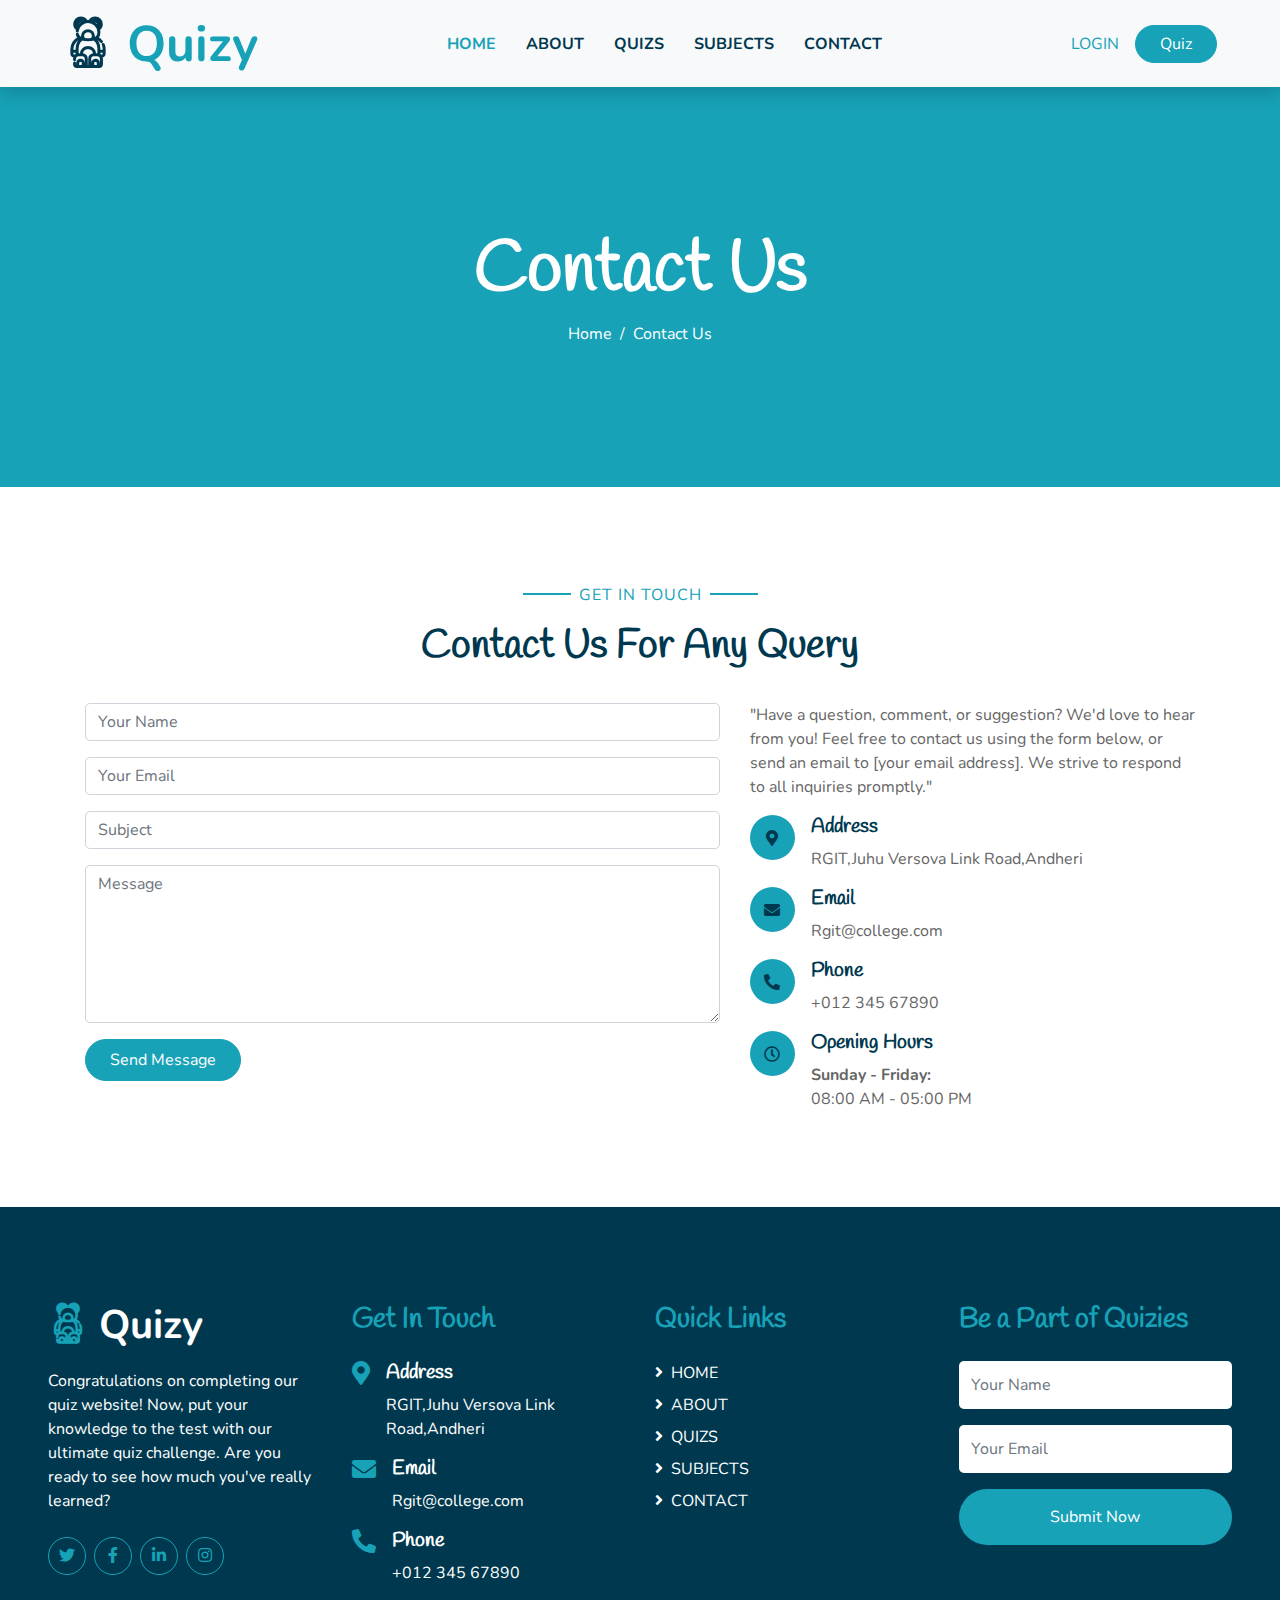
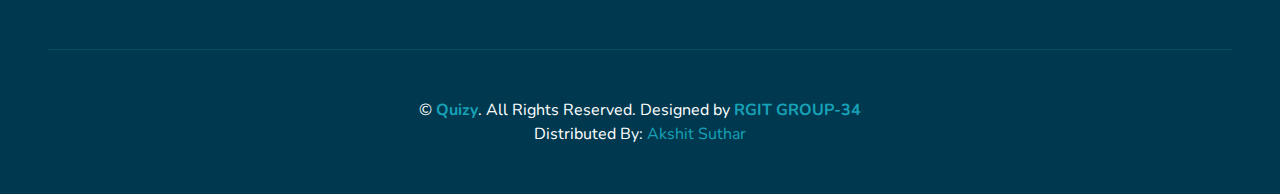
<file: contact.html>
<!DOCTYPE html>
<html lang="en">
  <head>
    <meta charset="utf-8" />
    <title>Quizy</title>
    <meta content="width=device-width, initial-scale=1.0" name="viewport" />
    <meta content="Free HTML Templates" name="keywords" />
    <meta content="Free HTML Templates" name="description" />

    <!-- Favicon -->
    <link href="img/favicon.ico" rel="icon" />

    <!-- Google Web Fonts -->
    <link rel="preconnect" href="https://fonts.gstatic.com" />
    <link
      href="https://fonts.googleapis.com/css2?family=Handlee&family=Nunito&display=swap"
      rel="stylesheet"
    />

    <!-- Font Awesome -->
    <link
      href="https://cdnjs.cloudflare.com/ajax/libs/font-awesome/5.10.0/css/all.min.css"
      rel="stylesheet"
    />

    <!-- Flaticon Font -->
    <link href="lib/flaticon/font/flaticon.css" rel="stylesheet" />

    <!-- Libraries Stylesheet -->
    <link href="lib/owlcarousel/assets/owl.carousel.min.css" rel="stylesheet" />
    <link href="lib/lightbox/css/lightbox.min.css" rel="stylesheet" />

    <!-- Customized Bootstrap Stylesheet -->
    <link href="css/style.css" rel="stylesheet" />
  </head>

  <body>
    <!-- Navbar Start -->
    <div class="container-fluid bg-light position-relative shadow">
      <nav
        class="navbar navbar-expand-lg bg-light navbar-light py-3 py-lg-0 px-0 px-lg-5"
      >
        <a
          href=""
          class="navbar-brand font-weight-bold text-secondary"
          style="font-size: 50px"
        >
          <i class="flaticon-043-teddy-bear"></i>
          <span class="text-primary">Quizy</span>
        </a>
        <button
          type="button"
          class="navbar-toggler"
          data-toggle="collapse"
          data-target="#navbarCollapse"
        >
          <span class="navbar-toggler-icon"></span>
        </button>
        <div
          class="collapse navbar-collapse justify-content-between"
          id="navbarCollapse"
        >
        <div class="navbar-nav font-weight-bold mx-auto py-0">
          <a href="index.html" class="nav-item nav-link active">HOME</a>
          <a href="about.html" class="nav-item nav-link">ABOUT</a>
          <a href="class.html" class="nav-item nav-link">QUIZS</a>
          <a href="team.html" class="nav-item nav-link">SUBJECTS</a>
          <div class="nav-item dropdown">
          </div>
          <a href="contact.html" class="nav-item nav-link">CONTACT</a>
        </div class="navbar-nav font-weight-bold mx-auto py-0">
        <a href="Login.html" class="nav-item nav-link">LOGIN</a>
        <div class="nav-item dropdown">
      </div>
          <a href="" class="btn btn-primary px-4">Quiz</a>
        </div>
      </nav>
    </div>
    <!-- Navbar End -->

    <!-- Header Start -->
    <div class="container-fluid bg-primary mb-5">
      <div
        class="d-flex flex-column align-items-center justify-content-center"
        style="min-height: 400px"
      >
        <h3 class="display-3 font-weight-bold text-white">Contact Us</h3>
        <div class="d-inline-flex text-white">
          <p class="m-0"><a class="text-white" href="">Home</a></p>
          <p class="m-0 px-2">/</p>
          <p class="m-0">Contact Us</p>
        </div>
      </div>
    </div>
    <!-- Header End -->

    <!-- Contact Start -->
    <div class="container-fluid pt-5">
      <div class="container">
        <div class="text-center pb-2">
          <p class="section-title px-5">
            <span class="px-2">Get In Touch</span>
          </p>
          <h1 class="mb-4">Contact Us For Any Query</h1>
        </div>
        <div class="row">
          <div class="col-lg-7 mb-5">
            <div class="contact-form">
              <div id="success"></div>
              <form name="sentMessage" id="contactForm" novalidate="novalidate">
                <div class="control-group">
                  <input
                    type="text"
                    class="form-control"
                    id="name"
                    placeholder="Your Name"
                    required="required"
                    data-validation-required-message="Please enter your name"
                  />
                  <p class="help-block text-danger"></p>
                </div>
                <div class="control-group">
                  <input
                    type="email"
                    class="form-control"
                    id="email"
                    placeholder="Your Email"
                    required="required"
                    data-validation-required-message="Please enter your email"
                  />
                  <p class="help-block text-danger"></p>
                </div>
                <div class="control-group">
                  <input
                    type="text"
                    class="form-control"
                    id="subject"
                    placeholder="Subject"
                    required="required"
                    data-validation-required-message="Please enter a subject"
                  />
                  <p class="help-block text-danger"></p>
                </div>
                <div class="control-group">
                  <textarea
                    class="form-control"
                    rows="6"
                    id="message"
                    placeholder="Message"
                    required="required"
                    data-validation-required-message="Please enter your message"
                  ></textarea>
                  <p class="help-block text-danger"></p>
                </div>
                <div>
                  <button
                    class="btn btn-primary py-2 px-4"
                    type="submit"
                    id="sendMessageButton"
                  >
                    Send Message
                  </button>
                </div>
              </form>
            </div>
          </div>
          <div class="col-lg-5 mb-5">
            <p>
              "Have a question, comment, or suggestion? We'd love to hear from you! Feel free to contact us using the 
              form below, or send an email to [your email address]. We strive to respond to all inquiries promptly."
            </p>
            <div class="d-flex">
              <i
                class="fa fa-map-marker-alt d-inline-flex align-items-center justify-content-center bg-primary text-secondary rounded-circle"
                style="width: 45px; height: 45px"
              ></i>
              <div class="pl-3">
                <h5>Address</h5>
                <p>RGIT,Juhu Versova Link Road,Andheri</p>
              </div>
            </div>
            <div class="d-flex">
              <i
                class="fa fa-envelope d-inline-flex align-items-center justify-content-center bg-primary text-secondary rounded-circle"
                style="width: 45px; height: 45px"
              ></i>
              <div class="pl-3">
                <h5>Email</h5>
                <p>Rgit@college.com</p>
              </div>
            </div>
            <div class="d-flex">
              <i
                class="fa fa-phone-alt d-inline-flex align-items-center justify-content-center bg-primary text-secondary rounded-circle"
                style="width: 45px; height: 45px"
              ></i>
              <div class="pl-3">
                <h5>Phone</h5>
                <p>+012 345 67890</p>
              </div>
            </div>
            <div class="d-flex">
              <i
                class="far fa-clock d-inline-flex align-items-center justify-content-center bg-primary text-secondary rounded-circle"
                style="width: 45px; height: 45px"
              ></i>
              <div class="pl-3">
                <h5>Opening Hours</h5>
                <strong>Sunday - Friday:</strong>
                <p class="m-0">08:00 AM - 05:00 PM</p>
              </div>
            </div>
          </div>
        </div>
      </div>
    </div>
    <!-- Contact End -->

    <!-- Footer Start -->
    <div
      class="container-fluid bg-secondary text-white mt-5 py-5 px-sm-3 px-md-5"
    >
      <div class="row pt-5">
        <div class="col-lg-3 col-md-6 mb-5">
          <a
            href=""
            class="navbar-brand font-weight-bold text-primary m-0 mb-4 p-0"
            style="font-size: 40px; line-height: 40px"
          >
            <i class="flaticon-043-teddy-bear"></i>
            <span class="text-white">Quizy</span>
          </a>
          <p>
            Congratulations on completing our quiz website! Now, put your knowledge to the test 
            with our ultimate quiz challenge. Are you ready to see how much you've really learned?
          </p>
          <div class="d-flex justify-content-start mt-4">
            <a
              class="btn btn-outline-primary rounded-circle text-center mr-2 px-0"
              style="width: 38px; height: 38px"
              href="#"
              ><i class="fab fa-twitter"></i
            ></a>
            <a
              class="btn btn-outline-primary rounded-circle text-center mr-2 px-0"
              style="width: 38px; height: 38px"
              href="#"
              ><i class="fab fa-facebook-f"></i
            ></a>
            <a
              class="btn btn-outline-primary rounded-circle text-center mr-2 px-0"
              style="width: 38px; height: 38px"
              href="#"
              ><i class="fab fa-linkedin-in"></i
            ></a>
            <a
              class="btn btn-outline-primary rounded-circle text-center mr-2 px-0"
              style="width: 38px; height: 38px"
              href="#"
              ><i class="fab fa-instagram"></i
            ></a>
          </div>
        </div>
        <div class="col-lg-3 col-md-6 mb-5">
          <h3 class="text-primary mb-4">Get In Touch</h3>
          <div class="d-flex">
            <h4 class="fa fa-map-marker-alt text-primary"></h4>
            <div class="pl-3">
              <h5 class="text-white">Address</h5>
              <p>RGIT,Juhu Versova Link Road,Andheri</p>
            </div>
          </div>
          <div class="d-flex">
            <h4 class="fa fa-envelope text-primary"></h4>
            <div class="pl-3">
              <h5 class="text-white">Email</h5>
              <p>Rgit@college.com</p>
            </div>
          </div>
          <div class="d-flex">
            <h4 class="fa fa-phone-alt text-primary"></h4>
            <div class="pl-3">
              <h5 class="text-white">Phone</h5>
              <p>+012 345 67890</p>
            </div>
          </div>
        </div>
        <div class="col-lg-3 col-md-6 mb-5">
          <h3 class="text-primary mb-4">Quick Links</h3>
          <div class="d-flex flex-column justify-content-start">
            <a class="text-white mb-2" href="#"
              ><i class="fa fa-angle-right mr-2"></i>HOME</a
            >
            <a class="text-white mb-2" href="#"
              ><i class="fa fa-angle-right mr-2"></i>ABOUT</a
            >
            <a class="text-white mb-2" href="#"
              ><i class="fa fa-angle-right mr-2"></i>QUIZS</a
            >
            <a class="text-white mb-2" href="#"
              ><i class="fa fa-angle-right mr-2"></i>SUBJECTS</a
            >
            <a class="text-white mb-2" href="#"
              ><i class="fa fa-angle-right mr-2"></i>CONTACT</a
            >
          </div>
        </div>
        <div class="col-lg-3 col-md-6 mb-5">
          <h3 class="text-primary mb-4">Be a Part of Quizies </h3>
          <form action="">
            <div class="form-group">
              <input
                type="text"
                class="form-control border-0 py-4"
                placeholder="Your Name"
                required="required"
              />
            </div>
            <div class="form-group">
              <input
                type="email"
                class="form-control border-0 py-4"
                placeholder="Your Email"
                required="required"
              />
            </div>
            <div>
              <button
                class="btn btn-primary btn-block border-0 py-3"
                type="submit"
              >
                Submit Now
              </button>
            </div>
          </form>
        </div>
      </div>
      <div
        class="container-fluid pt-5"
        style="border-top: 1px solid rgba(23, 162, 184, 0.2) ;"
      >
        <p class="m-0 text-center text-white">
          &copy;
          <a class="text-primary font-weight-bold" href="#">Quizy</a>.
          All Rights Reserved.

          Designed by
          <a class="text-primary font-weight-bold" href="https://htmlcodex.com"
            >RGIT GROUP-34</a
          >
          <br />Distributed By:
          <a href="https://themewagon.com" target="_blank">Akshit Suthar</a>
        </p>
      </div>
    </div>
    <!-- Footer End -->

    <!-- Back to Top -->
    <a href="#" class="btn btn-primary p-3 back-to-top"
      ><i class="fa fa-angle-double-up"></i
    ></a>

    <!-- JavaScript Libraries -->
    <script src="https://code.jquery.com/jquery-3.4.1.min.js"></script>
    <script src="https://stackpath.bootstrapcdn.com/bootstrap/4.4.1/js/bootstrap.bundle.min.js"></script>
    <script src="lib/easing/easing.min.js"></script>
    <script src="lib/owlcarousel/owl.carousel.min.js"></script>
    <script src="lib/isotope/isotope.pkgd.min.js"></script>
    <script src="lib/lightbox/js/lightbox.min.js"></script>

    <!-- Contact Javascript File -->
    <script src="mail/jqBootstrapValidation.min.js"></script>
    <script src="mail/contact.js"></script>

    <!-- Template Javascript -->
    <script src="js/main.js"></script>
  </body>
</html>
</file>
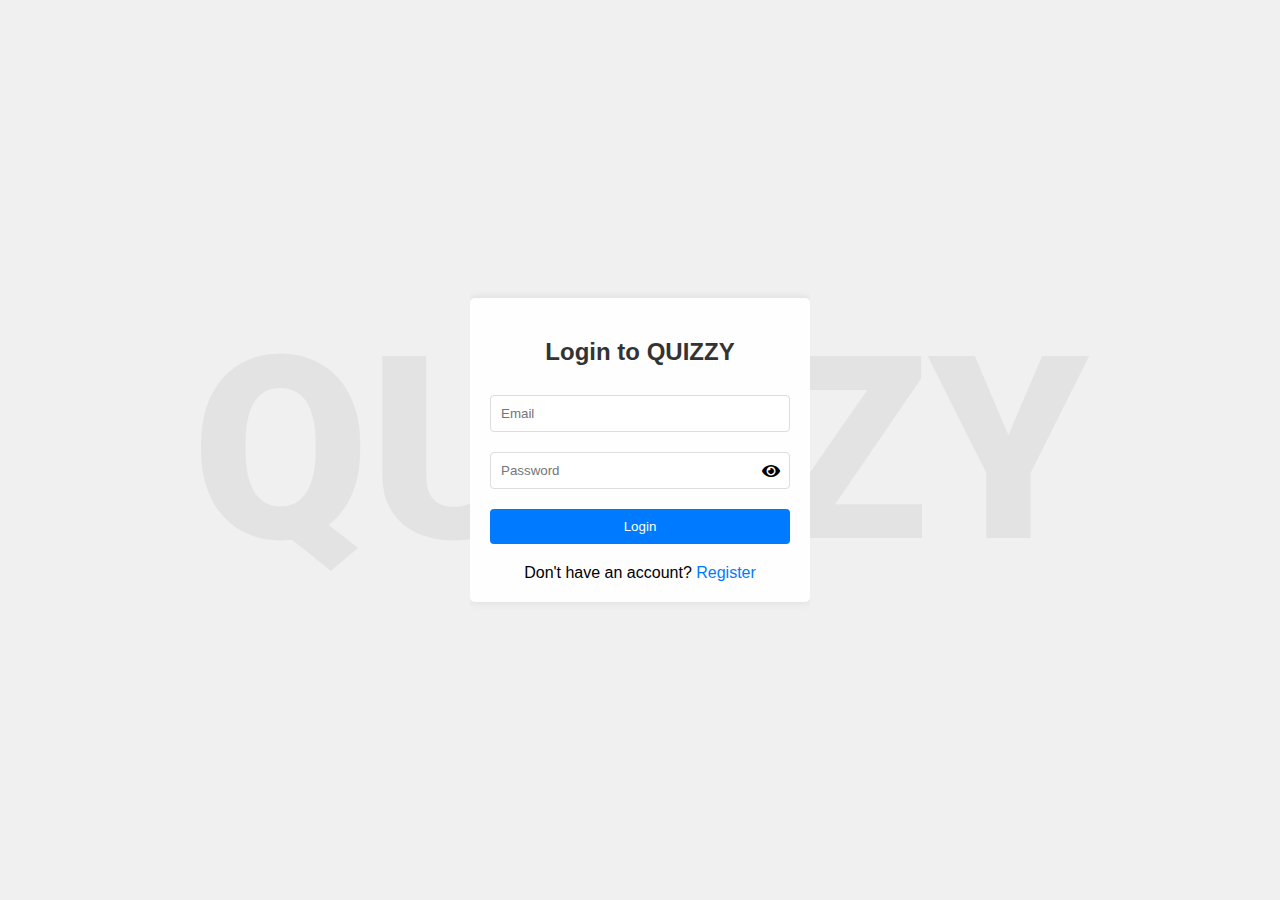
<file: Login.html>
<!DOCTYPE html>
<html lang="en">
<head>
    <meta charset="UTF-8">
    <meta name="viewport" content="width=device-width, initial-scale=1.0">
    <title>QUIZZY - Login / Register</title>
    <link rel="stylesheet" href="https://cdnjs.cloudflare.com/ajax/libs/font-awesome/5.15.3/css/all.min.css">
    <link href="https://fonts.googleapis.com/css2?family=Roboto:wght@900&display=swap" rel="stylesheet">
    <style>
        body, html {
            height: 100%;
            margin: 0;
            font-family: Arial, sans-serif;
            overflow: hidden;
            display: flex;
            justify-content: center;
            align-items: center;
            background-color: #f0f0f0;
        }
        .background-text {
            position: absolute;
            top: 0;
            left: 0;
            right: 0;
            bottom: 0;
            display: flex;
            justify-content: center;
            align-items: center;
            font-family: 'Roboto', sans-serif;
            font-size: 20vw;
            font-weight: 900;
            color: rgba(0, 0, 0, 0.05);
            white-space: nowrap;
            z-index: -1;
            animation: flow 20s linear infinite;
        }
        @keyframes flow {
            0% {
                transform: translateX(0) translateY(0);
            }
            25% {
                transform: translateX(5%) translateY(5%);
            }
            50% {
                transform: translateX(0) translateY(10%);
            }
            75% {
                transform: translateX(-5%) translateY(5%);
            }
            100% {
                transform: translateX(0) translateY(0);
            }
        }
        .container {
            background-color: rgba(255, 255, 255, 0.9);
            padding: 20px;
            border-radius: 5px;
            box-shadow: 0 0 10px rgba(0,0,0,0.1);
            width: 300px;
            z-index: 1;
        }
        h2 {
            text-align: center;
            color: #333;
        }
        form {
            display: flex;
            flex-direction: column;
        }
        .input-group {
            position: relative;
            margin: 10px 0;
        }
        input {
            width: 100%;
            padding: 10px;
            border: 1px solid #ddd;
            border-radius: 4px;
            box-sizing: border-box;
        }
        .password-toggle {
            position: absolute;
            right: 10px;
            top: 50%;
            transform: translateY(-50%);
            cursor: pointer;
        }
        button {
            background-color: #007bff;
            color: white;
            border: none;
            padding: 10px;
            border-radius: 4px;
            cursor: pointer;
            margin-top: 10px;
        }
        button:hover {
            background-color: #0056b3;
        }
        .toggle {
            text-align: center;
            margin-top: 20px;
        }
        .toggle a {
            color: #007bff;
            text-decoration: none;
        }
    </style>
</head>
<body>
    <div class="background-text">QUIZZY</div>
    <div class="container">
        <div id="loginForm">
            <h2>Login to QUIZZY</h2>
            <form action="#" method="post">
                <div class="input-group">
                    <input type="email" name="email" placeholder="Email" required>
                </div>
                <div class="input-group">
                    <input type="password" name="password" placeholder="Password" required>
                    <i class="password-toggle fas fa-eye" onclick="togglePassword(this)"></i>
                </div>
                <button type="submit">Login</button>
            </form>
            <div class="toggle">
                Don't have an account? <a href="#" onclick="toggleForms()">Register</a>
            </div>
        </div>
        
        <div id="registerForm" style="display: none;">
            <h2>Register for QUIZZY</h2>
            <form action="#" method="post">
                <div class="input-group">
                    <input type="text" name="name" placeholder="Full Name" required>
                </div>
                <div class="input-group">
                    <input type="email" name="email" placeholder="Email" required>
                </div>
                <div class="input-group">
                    <input type="password" name="password" placeholder="Password" required>
                    <i class="password-toggle fas fa-eye" onclick="togglePassword(this)"></i>
                </div>
                <div class="input-group">
                    <input type="password" name="confirm_password" placeholder="Confirm Password" required>
                    <i class="password-toggle fas fa-eye" onclick="togglePassword(this)"></i>
                </div>
                <button type="submit">Register</button>
            </form>
            <div class="toggle">
                Already have an account? <a href="#" onclick="toggleForms()">Login</a>
            </div>
        </div>
    </div>

    <script>
        function toggleForms() {
            var loginForm = document.getElementById('loginForm');
            var registerForm = document.getElementById('registerForm');
            if (loginForm.style.display === 'none') {
                loginForm.style.display = 'block';
                registerForm.style.display = 'none';
            } else {
                loginForm.style.display = 'none';
                registerForm.style.display = 'block';
            }
        }

        function togglePassword(icon) {
            var input = icon.previousElementSibling;
            if (input.type === "password") {
                input.type = "text";
                icon.classList.remove("fa-eye");
                icon.classList.add("fa-eye-slash");
            } else {
                input.type = "password";
                icon.classList.remove("fa-eye-slash");
                icon.classList.add("fa-eye");
            }
        }
    </script>
</body>
</html>
</file>
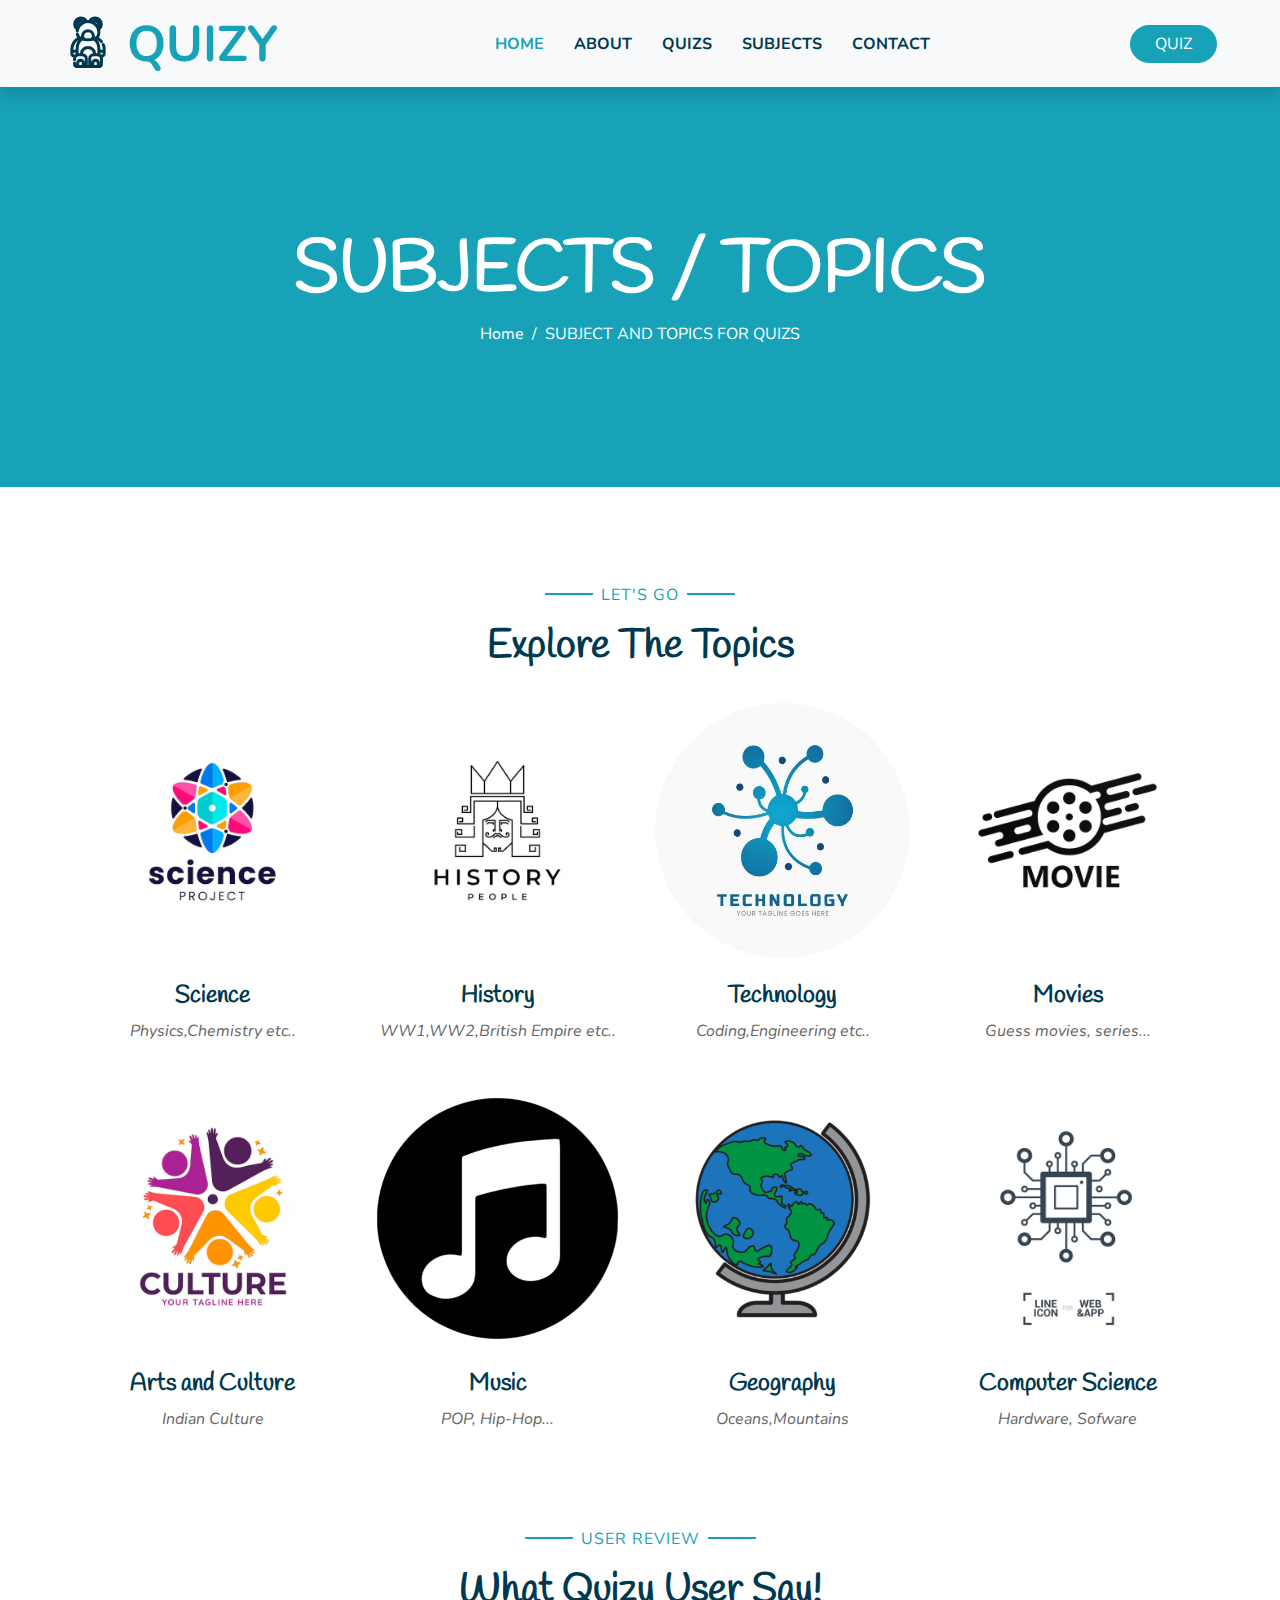
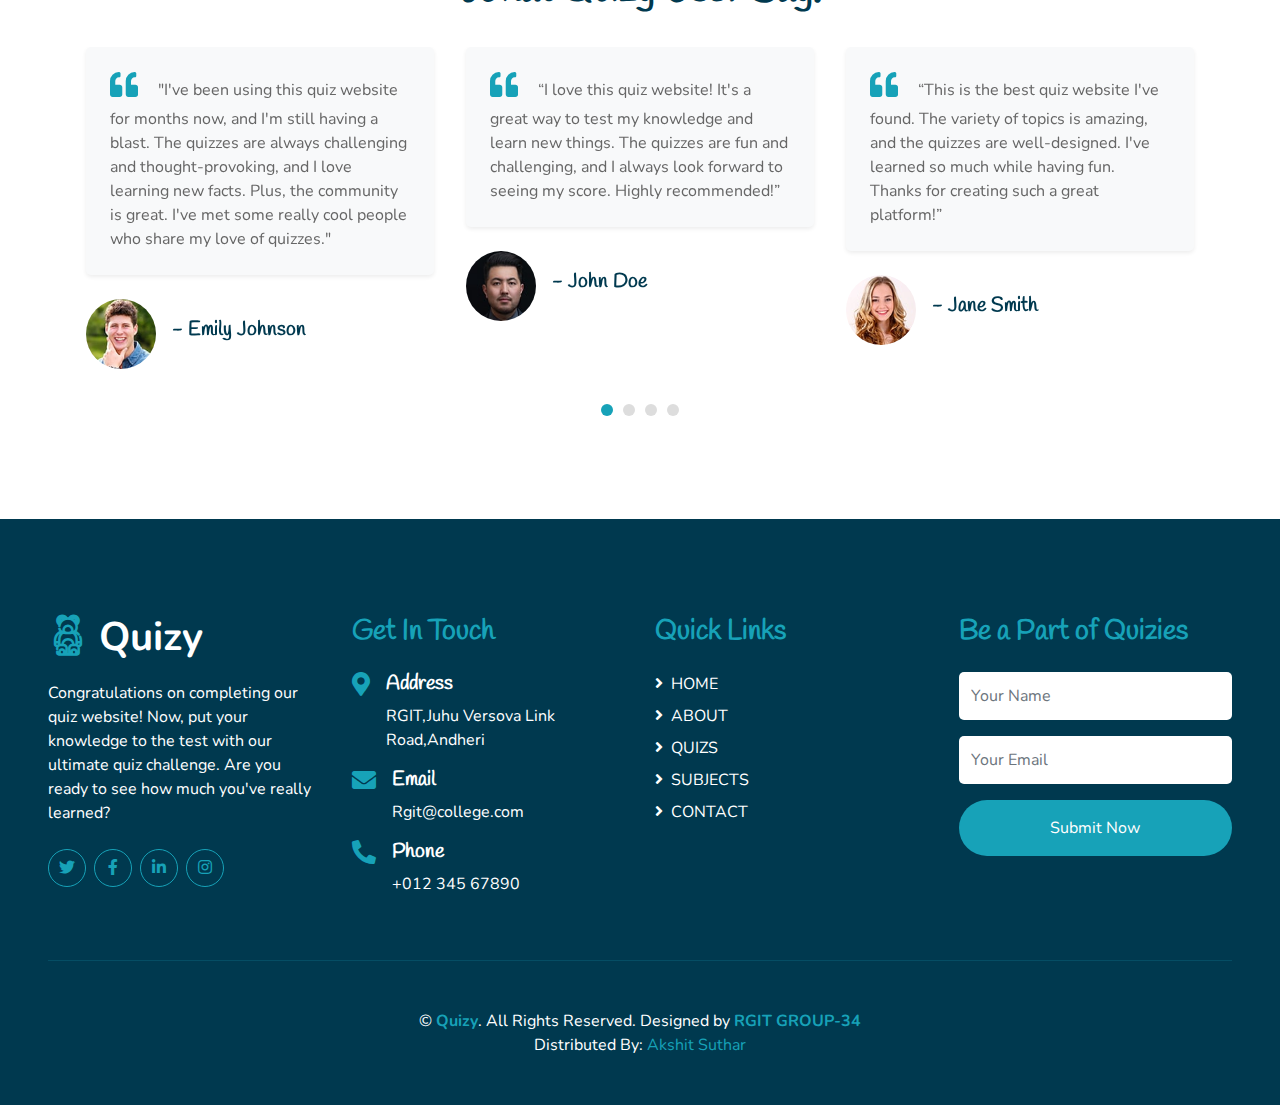
<file: team.html>
<!DOCTYPE html>
<html lang="en">
  <head>
    <meta charset="utf-8" />
    <title>QUIZY</title>
    <meta content="width=device-width, initial-scale=1.0" name="viewport" />
    <meta content="Free HTML Templates" name="keywords" />
    <meta content="Free HTML Templates" name="description" />

    <!-- Favicon -->
    <link href="img/favicon.ico" rel="icon" />

    <!-- Google Web Fonts -->
    <link rel="preconnect" href="https://fonts.gstatic.com" />
    <link
      href="https://fonts.googleapis.com/css2?family=Handlee&family=Nunito&display=swap"
      rel="stylesheet"
    />

    <!-- Font Awesome -->
    <link
      href="https://cdnjs.cloudflare.com/ajax/libs/font-awesome/5.10.0/css/all.min.css"
      rel="stylesheet"
    />

    <!-- Flaticon Font -->
    <link href="lib/flaticon/font/flaticon.css" rel="stylesheet" />

    <!-- Libraries Stylesheet -->
    <link href="lib/owlcarousel/assets/owl.carousel.min.css" rel="stylesheet" />
    <link href="lib/lightbox/css/lightbox.min.css" rel="stylesheet" />

    <!-- Customized Bootstrap Stylesheet -->
    <link href="css/style.css" rel="stylesheet" />
  </head>

  <body>
    <!-- Navbar Start -->
    <div class="container-fluid bg-light position-relative shadow">
      <nav
        class="navbar navbar-expand-lg bg-light navbar-light py-3 py-lg-0 px-0 px-lg-5"
      >
        <a
          href=""
          class="navbar-brand font-weight-bold text-secondary"
          style="font-size: 50px"
        >
          <i class="flaticon-043-teddy-bear"></i>
          <span class="text-primary">QUIZY</span>
        </a>
        <button
          type="button"
          class="navbar-toggler"
          data-toggle="collapse"
          data-target="#navbarCollapse"
        >
          <span class="navbar-toggler-icon"></span>
        </button>
        <div
          class="collapse navbar-collapse justify-content-between"
          id="navbarCollapse"
        >
          <div class="navbar-nav font-weight-bold mx-auto py-0">
            <a href="index.html" class="nav-item nav-link active">HOME</a>
            <a href="about.html" class="nav-item nav-link">ABOUT</a>
            <a href="class.html" class="nav-item nav-link">QUIZS</a>
            <a href="team.html" class="nav-item nav-link">SUBJECTS</a>
            <a href="contact.html" class="nav-item nav-link">CONTACT</a>
          </div>
          <a href="" class="btn btn-primary px-4">QUIZ</a>
        </div>
      </nav>
    </div>
    <!-- Navbar End -->

    <!-- Header Start -->
    <div class="container-fluid bg-primary mb-5">
      <div
        class="d-flex flex-column align-items-center justify-content-center"
        style="min-height: 400px"
      >
        <h3 class="display-3 font-weight-bold text-white">SUBJECTS / TOPICS</h3>
        <div class="d-inline-flex text-white">
          <p class="m-0"><a class="text-white" href="">Home</a></p>
          <p class="m-0 px-2">/</p>
          <p class="m-0">SUBJECT AND TOPICS FOR QUIZS</p>
        </div>
      </div>
    </div>
    <!-- Header End -->

    <!-- Team Start -->
    <div class="container-fluid pt-5">
      <div class="container">
        <div class="text-center pb-2">
          <p class="section-title px-5">
            <span class="px-2">Let's Go</span>
          </p>
          <h1 class="mb-4">Explore The Topics</h1>
        </div>
        <div class="row">
          <div class="col-md-6 col-lg-3 text-center team mb-5">
            <div
              class="position-relative overflow-hidden mb-4"
              style="border-radius: 100%"
            >
              <img class="img-fluid w-100" src="img/team-1.jpg" alt="" />
              <div
                class="team-social d-flex align-items-center justify-content-center w-100 h-100 position-absolute"
              >
              </div>
            </div>
            <h4>Science</h4>
            <i>Physics,Chemistry etc..</i>
          </div>
          <div class="col-md-6 col-lg-3 text-center team mb-5">
            <div
              class="position-relative overflow-hidden mb-4"
              style="border-radius: 100%"
            >
              <img class="img-fluid w-100" src="img/team-2.jpg" alt="" />
              <div
                class="team-social d-flex align-items-center justify-content-center w-100 h-100 position-absolute"
              >
              </div>
            </div>
            <h4>History</h4>
            <i>WW1,WW2,British Empire etc..</i>
          </div>
          <div class="col-md-6 col-lg-3 text-center team mb-5">
            <div
              class="position-relative overflow-hidden mb-4"
              style="border-radius: 100%"
            >
              <img class="img-fluid w-100" src="img/team-3.jpg" alt="" />
              <div
                class="team-social d-flex align-items-center justify-content-center w-100 h-100 position-absolute"
              >
              </div>
            </div>
            <h4>Technology</h4>
            <i>Coding,Engineering etc..</i>
          </div>
          <div class="col-md-6 col-lg-3 text-center team mb-5">
            <div
              class="position-relative overflow-hidden mb-4"
              style="border-radius: 100%"
            >
              <img class="img-fluid w-100" src="img/team-4.jpg" alt="" />
              <div
                class="team-social d-flex align-items-center justify-content-center w-100 h-100 position-absolute"
              >
              </div>
            </div>
            <h4>Movies</h4>
            <i>Guess movies, series...</i>
          </div>
          <div class="col-md-6 col-lg-3 text-center team mb-5">
            <div
              class="position-relative overflow-hidden mb-4"
              style="border-radius: 100%"
            >
              <img class="img-fluid w-100" src="img/team-5.jpg" alt="" />
              <div
                class="team-social d-flex align-items-center justify-content-center w-100 h-100 position-absolute"
              >
              </div>
            </div>
            <h4>Arts and Culture</h4>
            <i>Indian Culture</i>
          </div>
          <div class="col-md-6 col-lg-3 text-center team mb-5">
            <div
              class="position-relative overflow-hidden mb-4"
              style="border-radius: 100%"
            >
              <img class="img-fluid w-100" src="img/team-m.png" alt="" />
              <div
                class="team-social d-flex align-items-center justify-content-center w-100 h-100 position-absolute"
              >
              </div>
            </div>
            <h4>Music</h4>
            <i>POP, Hip-Hop...</i>
          </div>
          <div class="col-md-6 col-lg-3 text-center team mb-5">
            <div
              class="position-relative overflow-hidden mb-4"
              style="border-radius: 100%"
            >
              <img class="img-fluid w-100" src="img/team-o.jpg" alt="" />
              <div
                class="team-social d-flex align-items-center justify-content-center w-100 h-100 position-absolute"
              >
              </div>
            </div>
            <h4>Geography</h4>
            <i>Oceans,Mountains</i>
          </div>
          <div class="col-md-6 col-lg-3 text-center team mb-5">
            <div
              class="position-relative overflow-hidden mb-4"
              style="border-radius: 100%"
              
            >
              <img class="img-fluid w-100" src="img/team-g.jpg" alt="" />
              <div
                class="team-social d-flex align-items-center justify-content-center w-100 h-100 position-absolute"
              >
              </div>
            </div>
            <h4>Computer Science</h4>
            <i>Hardware, Sofware</i>
          </div>
        </div>
      </div>
    </div>
    <!-- Team End -->

    <!-- Testimonial Start -->
    <div class="container-fluid py-5">
      <div class="container p-0">
        <div class="text-center pb-2">
          <p class="section-title px-5">
            <span class="px-2">User Review</span>
          </p>
          <h1 class="mb-4">What Quizy User Say!</h1>
        </div>
        <div class="owl-carousel testimonial-carousel">
          <div class="testimonial-item px-3">
            <div class="bg-light shadow-sm rounded mb-4 p-4">
              <h3 class="fas fa-quote-left text-primary mr-3"></h3>
              “I love this quiz website! It's a great way to test my knowledge and learn new things. The quizzes are fun and challenging, and I always look forward to seeing my score. Highly recommended!” 
            </div>
            <div class="d-flex align-items-center">
              <img
                class="rounded-circle"
                src="img/testimonial-1.jpg"
                style="width: 70px; height: 70px"
                alt="Image"
              />
              <div class="pl-3">
                <h5>- John Doe</h5>
              </div>
            </div>
          </div>
          <div class="testimonial-item px-3">
            <div class="bg-light shadow-sm rounded mb-4 p-4">
              <h3 class="fas fa-quote-left text-primary mr-3"></h3>
              “This is the best quiz website I've found. The variety of topics is amazing, and the quizzes are well-designed. I've learned so much while having fun. Thanks for creating such a great platform!”
            </div>
            <div class="d-flex align-items-center">
              <img
                class="rounded-circle"
                src="img/testimonial-2.jpg"
                style="width: 70px; height: 70px"
                alt="Image"
              />
              <div class="pl-3">
                <h5> - Jane Smith</h5>
              </div>
            </div>
          </div>
          <div class="testimonial-item px-3">
            <div class="bg-light shadow-sm rounded mb-4 p-4">
              <h3 class="fas fa-quote-left text-primary mr-3"></h3>
              “I'm a huge fan of this quiz website. The quizzes are always interesting and informative. I've even discovered a few new hobbies thanks to the quizzes. Definitely worth checking out!” 
            </div>
            <div class="d-flex align-items-center">
              <img
                class="rounded-circle"
                src="img/testimonial-3.jpg"
                style="width: 70px; height: 70px"
                alt="Image"
              />
              <div class="pl-3">
                <h5>- David Lee</h5>
              </div>
            </div>
          </div>
          <div class="testimonial-item px-3">
            <div class="bg-light shadow-sm rounded mb-4 p-4">
              <h3 class="fas fa-quote-left text-primary mr-3"></h3>
              "I've been using this quiz website for months now, and I'm still having a blast. The quizzes are always challenging and thought-provoking, and I love learning new facts. Plus, the community is great. I've met some really cool people who share my love of quizzes."
            </div>
            <div class="d-flex align-items-center">
              <img
                class="rounded-circle"
                src="img/testimonial-4.jpg"
                style="width: 70px; height: 70px"
                alt="Image"
              />
              <div class="pl-3">
                <h5> - Emily Johnson</h5>
              </div>
            </div>
          </div>
        </div>
      </div>
    </div>
    <!-- Testimonial End -->

    <!-- Footer Start -->
    <div
    class="container-fluid bg-secondary text-white mt-5 py-5 px-sm-3 px-md-5"
  >
    <div class="row pt-5">
      <div class="col-lg-3 col-md-6 mb-5">
        <a
          href=""
          class="navbar-brand font-weight-bold text-primary m-0 mb-4 p-0"
          style="font-size: 40px; line-height: 40px"
        >
          <i class="flaticon-043-teddy-bear"></i>
          <span class="text-white">Quizy</span>
        </a>
        <p>
          Congratulations on completing our quiz website! Now, put your knowledge to the test 
          with our ultimate quiz challenge. Are you ready to see how much you've really learned?
        </p>
        <div class="d-flex justify-content-start mt-4">
          <a
            class="btn btn-outline-primary rounded-circle text-center mr-2 px-0"
            style="width: 38px; height: 38px"
            href="#"
            ><i class="fab fa-twitter"></i
          ></a>
          <a
            class="btn btn-outline-primary rounded-circle text-center mr-2 px-0"
            style="width: 38px; height: 38px"
            href="#"
            ><i class="fab fa-facebook-f"></i
          ></a>
          <a
            class="btn btn-outline-primary rounded-circle text-center mr-2 px-0"
            style="width: 38px; height: 38px"
            href="#"
            ><i class="fab fa-linkedin-in"></i
          ></a>
          <a
            class="btn btn-outline-primary rounded-circle text-center mr-2 px-0"
            style="width: 38px; height: 38px"
            href="#"
            ><i class="fab fa-instagram"></i
          ></a>
        </div>
      </div>
      <div class="col-lg-3 col-md-6 mb-5">
        <h3 class="text-primary mb-4">Get In Touch</h3>
        <div class="d-flex">
          <h4 class="fa fa-map-marker-alt text-primary"></h4>
          <div class="pl-3">
            <h5 class="text-white">Address</h5>
            <p>RGIT,Juhu Versova Link Road,Andheri</p>
          </div>
        </div>
        <div class="d-flex">
          <h4 class="fa fa-envelope text-primary"></h4>
          <div class="pl-3">
            <h5 class="text-white">Email</h5>
            <p>Rgit@college.com</p>
          </div>
        </div>
        <div class="d-flex">
          <h4 class="fa fa-phone-alt text-primary"></h4>
          <div class="pl-3">
            <h5 class="text-white">Phone</h5>
            <p>+012 345 67890</p>
          </div>
        </div>
      </div>
      <div class="col-lg-3 col-md-6 mb-5">
        <h3 class="text-primary mb-4">Quick Links</h3>
        <div class="d-flex flex-column justify-content-start">
          <a class="text-white mb-2" href="#"
            ><i class="fa fa-angle-right mr-2"></i>HOME</a
          >
          <a class="text-white mb-2" href="#"
            ><i class="fa fa-angle-right mr-2"></i>ABOUT</a
          >
          <a class="text-white mb-2" href="#"
            ><i class="fa fa-angle-right mr-2"></i>QUIZS</a
          >
          <a class="text-white mb-2" href="#"
            ><i class="fa fa-angle-right mr-2"></i>SUBJECTS</a
          >
          <a class="text-white mb-2" href="#"
            ><i class="fa fa-angle-right mr-2"></i>CONTACT</a
          >
        </div>
      </div>
      <div class="col-lg-3 col-md-6 mb-5">
        <h3 class="text-primary mb-4">Be a Part of Quizies </h3>
        <form action="">
          <div class="form-group">
            <input
              type="text"
              class="form-control border-0 py-4"
              placeholder="Your Name"
              required="required"
            />
          </div>
          <div class="form-group">
            <input
              type="email"
              class="form-control border-0 py-4"
              placeholder="Your Email"
              required="required"
            />
          </div>
          <div>
            <button
              class="btn btn-primary btn-block border-0 py-3"
              type="submit"
            >
              Submit Now
            </button>
          </div>
        </form>
      </div>
    </div>
    <div
      class="container-fluid pt-5"
      style="border-top: 1px solid rgba(23, 162, 184, 0.2) ;"
    >
      <p class="m-0 text-center text-white">
        &copy;
        <a class="text-primary font-weight-bold" href="#">Quizy</a>.
        All Rights Reserved.

        Designed by
        <a class="text-primary font-weight-bold" href="https://htmlcodex.com"
          >RGIT GROUP-34</a
        >
        <br />Distributed By:
        <a href="https://themewagon.com" target="_blank">Akshit Suthar</a>
      </p>
    </div>
  </div>
  <!-- Footer End -->

  <!-- Back to Top -->
  <a href="#" class="btn btn-primary p-3 back-to-top"
    ><i class="fa fa-angle-double-up"></i
  ></a>

  <!-- JavaScript Libraries -->
  <script src="https://code.jquery.com/jquery-3.4.1.min.js"></script>
  <script src="https://stackpath.bootstrapcdn.com/bootstrap/4.4.1/js/bootstrap.bundle.min.js"></script>
  <script src="lib/easing/easing.min.js"></script>
  <script src="lib/owlcarousel/owl.carousel.min.js"></script>
  <script src="lib/isotope/isotope.pkgd.min.js"></script>
  <script src="lib/lightbox/js/lightbox.min.js"></script>

  <!-- Contact Javascript File -->
  <script src="mail/jqBootstrapValidation.min.js"></script>
  <script src="mail/contact.js"></script>

  <!-- Template Javascript -->
  <script src="js/main.js"></script>
</body>
</html>
</file>
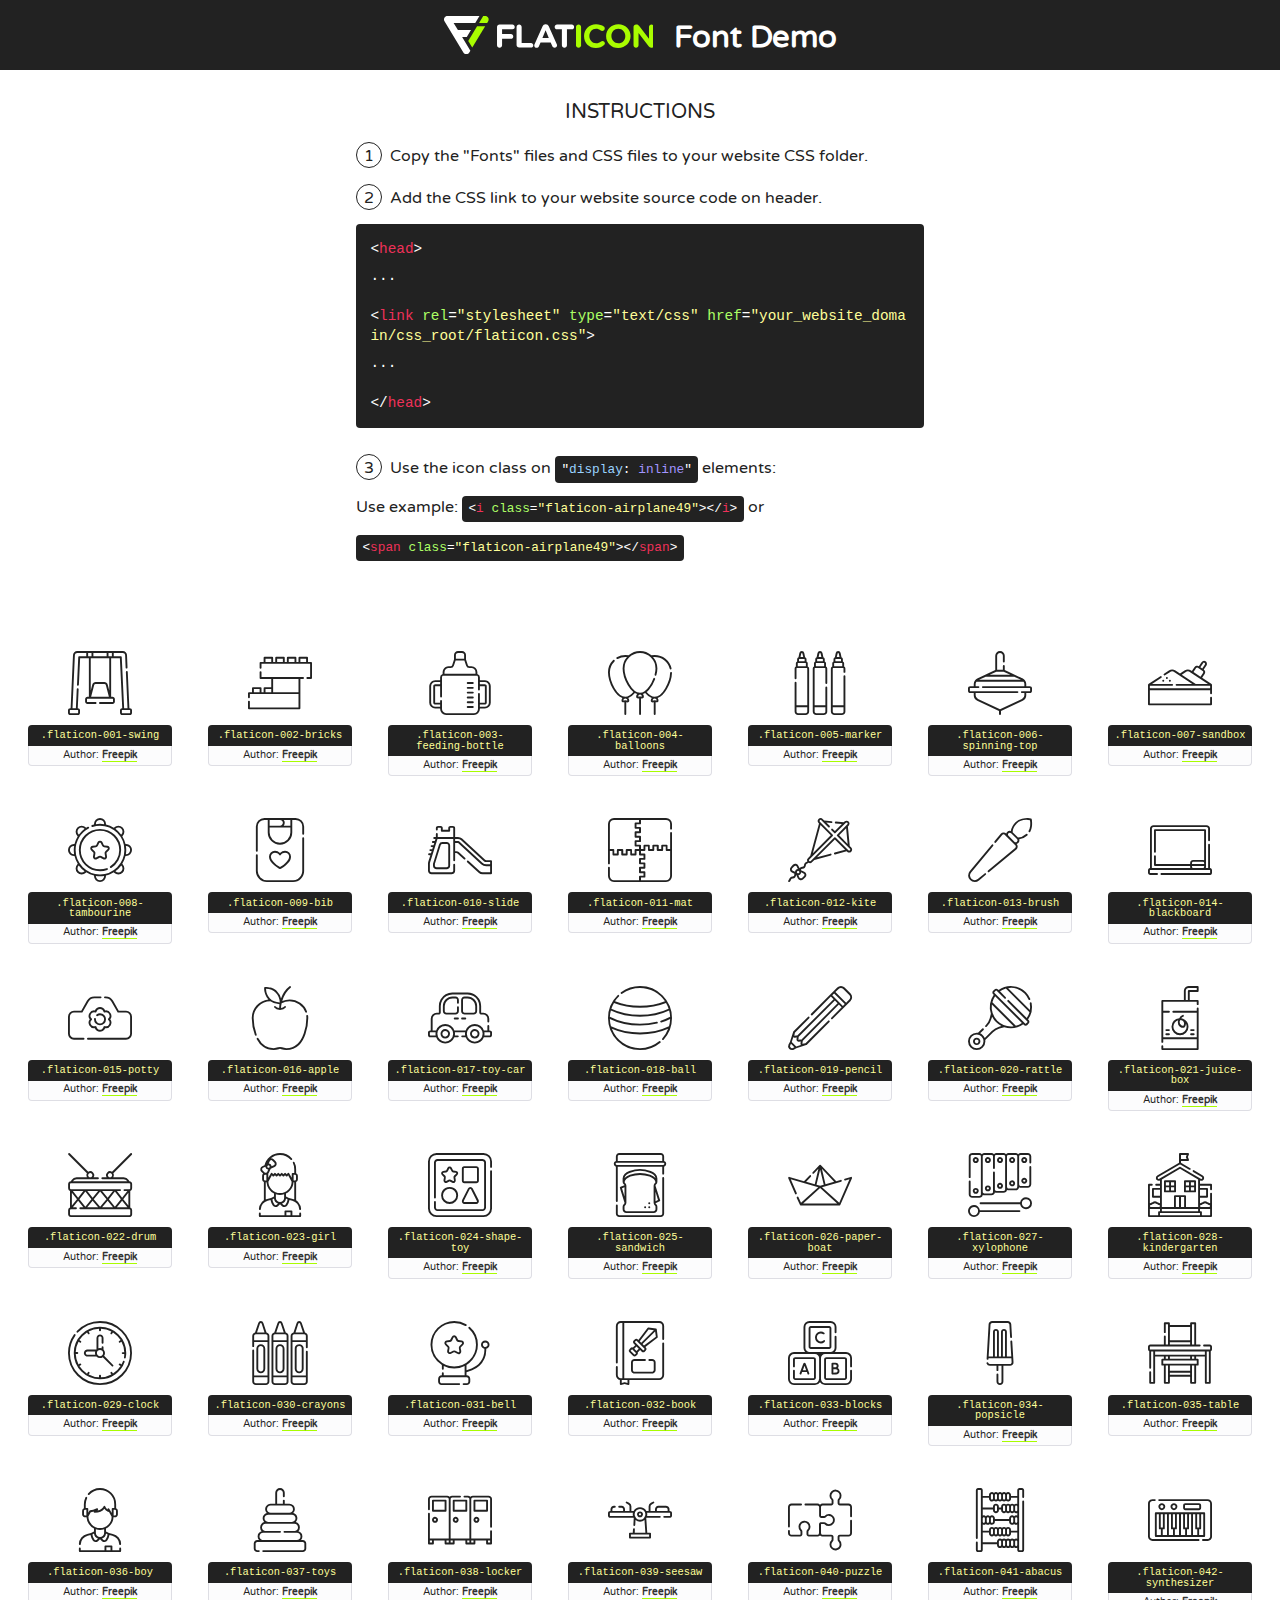
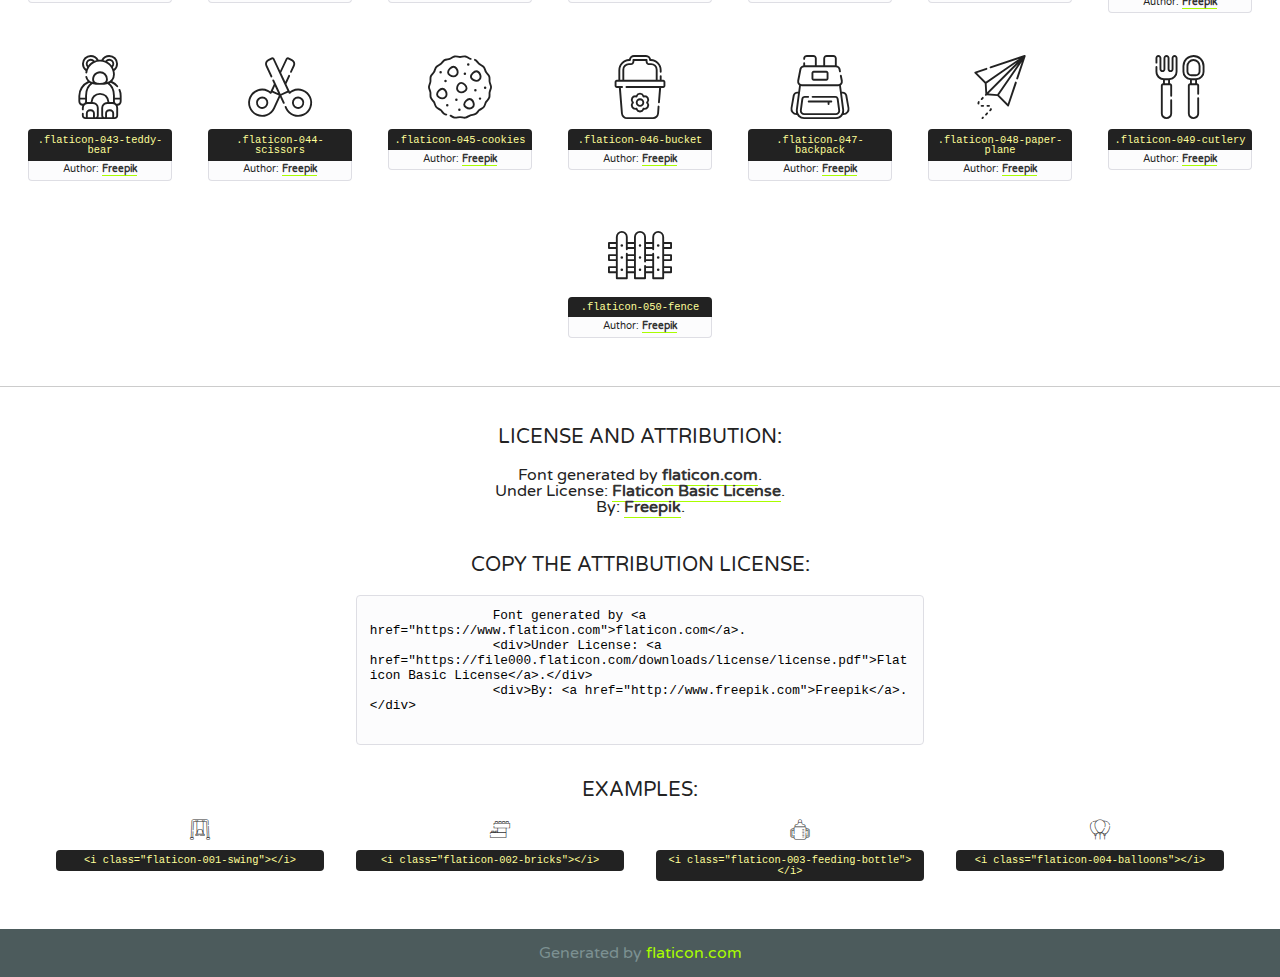
<file: lib/flaticon/font/flaticon.html>
<!DOCTYPE html>
<!--
  Flaticon icon font: Flaticon
  Creation date: 11/06/2020 07:22
-->
<html>
    <!DOCTYPE html>

    <head>
        <title>Flaticon WebFont</title>
        <link href="http://fonts.googleapis.com/css?family=Varela+Round" rel="stylesheet" type="text/css" />
        <link rel="stylesheet" type="text/css" href="flaticon.css">
        <meta charset="UTF-8">
        <style>
            html, body, div, span, applet, object, iframe,
            h1, h2, h3, h4, h5, h6, p, blockquote, pre,
            a, abbr, acronym, address, big, cite, code,
            del, dfn, em, img, ins, kbd, q, s, samp,
            small, strike, strong, sub, sup, tt, var,
            b, u, i, center,
            dl, dt, dd, ol, ul, li,
            fieldset, form, label, legend,
            table, caption, tbody, tfoot, thead, tr, th, td,
            article, aside, canvas, details, embed,
            figure, figcaption, footer, header, hgroup,
            menu, nav, output, ruby, section, summary,
            time, mark, audio, video {
                margin: 0;
                padding: 0;
                border: 0;
                font-size: 100%;
                font: inherit;
                vertical-align: baseline;
            }
            /* HTML5 display-role reset for older browsers */
            article, aside, details, figcaption, figure,
            footer, header, hgroup, menu, nav, section {
                display: block;
            }
            body {
                line-height: 1;
            }
            ol, ul {
                list-style: none;
            }
            blockquote, q {
                quotes: none;
            }
            blockquote:before, blockquote:after,
            q:before, q:after {
                content: '';
                content: none;
            }
            table {
                border-collapse: collapse;
                border-spacing: 0;
            }
            body {
                font-family: 'Varela Round', Helvetica, Arial, sans-serif;
                font-size: 16px;
                color: #222;
            }
            a {
                color: #333;
                border-bottom: 1px solid #a9fd00;
                font-weight: bold;
                text-decoration: none;
            }
            * {
                -moz-box-sizing: border-box;
                -webkit-box-sizing: border-box;
                box-sizing: border-box;
                margin: 0;
                padding: 0;
            }
            [class^="flaticon-"]:before, [class*=" flaticon-"]:before, [class^="flaticon-"]:after, [class*=" flaticon-"]:after {
                font-family: Flaticon;
                font-size: 30px;
                font-style: normal;
                margin-left: 20px;
                color: #333;
            }
            .wrapper {
                max-width: 600px;
                margin: auto;
                padding: 0 1em;
            }
            .title {
                font-size: 1.25em;
                text-align: center;
                margin-bottom: 1em;
                text-transform: uppercase;
            }
            header {
                text-align: center;
                background-color: #222;
                color: #fff;
                padding: 1em;
            }
            header .logo {
                width: 210px;
                height: 38px;
                display: inline-block;
                vertical-align: middle;
                margin-right: 1em;
                border: none;
            }
            header strong {
                font-size: 1.95em;
                font-weight: bold;
                vertical-align: middle;
                margin-top: 5px;
                display: inline-block;
            }
            .demo {
                margin: 2em auto;
                line-height: 1.25em;
            }
            .demo ul li {
                margin-bottom: 1em;
            }
            .demo ul li .num {
                color: #222;
                border-radius: 20px;
                display: inline-block;
                width: 26px;
                padding: 3px;
                height: 26px;
                text-align: center;
                margin-right: 0.5em;
                border: 1px solid #222;
            }
            .demo ul li code {
                background-color: #222;
                border-radius: 4px;
                padding: 0.25em 0.5em;
                display: inline-block;
                color: #fff;
                font-family: Consolas,Monaco,Lucida Console,Liberation Mono,DejaVu Sans Mono,Bitstream Vera Sans Mono,Courier New, monospace;
                font-weight: lighter;
                margin-top: 1em;
                font-size: 0.8em;
                word-break: break-all;
            }
            .demo ul li code.big {
                padding: 1em;
                font-size: 0.9em;
            }
            .demo ul li code .red {
                color: #EF3159;
            }
            .demo ul li code .green {
                color: #ACFF65;
            }
            .demo ul li code .yellow {
                color: #FFFF99;
            }
            .demo ul li code .blue {
                color: #99D3FF;
            }
            .demo ul li code .purple {
                color: #A295FF;
            }
            .demo ul li code .dots {
                margin-top: 0.5em;
                display: block;
            }
            #glyphs {
                border-bottom: 1px solid #ccc;
                padding: 2em 0;
                text-align: center;
            }
            .glyph {
                display: inline-block;
                width: 9em;
                margin: 1em;
                text-align: center;
                vertical-align: top;
                background: #FFF;
            }
            .glyph .glyph-icon {
                padding: 10px;
                display: block;
                font-family:"Flaticon";
                font-size: 64px;
                line-height: 1;
            }
            .glyph .glyph-icon:before {
                font-size: 64px;
                color: #222;
                margin-left: 0;
            }
            .class-name {
                font-size: 0.65em;
                background-color: #222;
                color: #fff;
                border-radius: 4px 4px 0 0;
                padding: 0.5em;
                color: #FFFF99;
                font-family: Consolas,Monaco,Lucida Console,Liberation Mono,DejaVu Sans Mono,Bitstream Vera Sans Mono,Courier New, monospace;
            }
            .author-name {
                font-size: 0.6em;
                background-color: #fcfcfd;
                border: 1px solid #DEDEE4;
                border-top: 0;
                border-radius: 0 0 4px 4px;
                padding: 0.5em;
            }
            .class-name:last-child {
                font-size: 10px;
                color:#888;
            }
            .class-name:last-child a {
                font-size: 10px;
                color:#555;
            }
            .class-name:last-child a:hover {
                color:#a9fd00;
            }
            .glyph > input {
                display: block;
                width: 100px;
                margin: 5px auto;
                text-align: center;
                font-size: 12px;
                cursor: text;
            }
            .glyph > input.icon-input {
                font-family:"Flaticon";
                font-size: 16px;
                margin-bottom: 10px;
            }
            .attribution .title {
                margin-top: 2em;
            }
            .attribution textarea {
                background-color: #fcfcfd;
                padding: 1em;
                border: none;
                box-shadow: none;
                border: 1px solid #DEDEE4;
                border-radius: 4px;
                resize: none;
                width: 100%;
                height: 150px;
                font-size: 0.8em;
                font-family: Consolas,Monaco,Lucida Console,Liberation Mono,DejaVu Sans Mono,Bitstream Vera Sans Mono,Courier New, monospace;
                -webkit-appearance: none;
            }
            .iconsuse {
                margin: 2em auto;
                text-align: center;
                max-width: 1200px;
            }
            .iconsuse:after {
                content: '';
                display: table;
                clear: both;
            }
            .iconsuse .image {
                float: left;
                width: 25%;
                padding: 0 1em;
            }
            .iconsuse .image p {
                margin-bottom: 1em;
            }
            .iconsuse .image span {
                display: block;
                font-size: 0.65em;
                background-color: #222;
                color: #fff;
                border-radius: 4px;
                padding: 0.5em;
                color: #FFFF99;
                margin-top: 1em;
                font-family: Consolas,Monaco,Lucida Console,Liberation Mono,DejaVu Sans Mono,Bitstream Vera Sans Mono,Courier New, monospace;
            }
            #footer {
                text-align: center;
                background-color: #4C5B5C;
                color: #7c9192;
                padding: 1em;
            }
            #footer a {
                border: none;
                color: #a9fd00;
                font-weight: normal;
            }
            @media (max-width: 960px) {
                .iconsuse .image {
                    width: 50%;
                }
            }
            @media (max-width: 560px) {
                .iconsuse .image {
                    width: 100%;
                }
            }
            .attrDiv {

            }
        </style>
        <link rel="stylesheet" href="flaticon.css">
    </head>

    <body class="characters-off">
        <header>
            <a href="https://www.flaticon.com" target="_blank" class="logo">
                <svg version="1.1" xmlns="http://www.w3.org/2000/svg" xmlns:xlink="http://www.w3.org/1999/xlink" xmlns:a="http://ns.adobe.com/AdobeSVGViewerExtensions/3.0/" viewBox="0 0 560.875 102.036" enable-background="new 0 0 560.875 102.036" xml:space="preserve">
                        <defs>
                        </defs>
                        <g>
                            <g class="letters">
                                <path fill="#ffffff" d="M141.596,29.675c0-3.777,2.985-6.767,6.764-6.767h34.438c3.426,0,6.15,2.728,6.15,6.15
                                c0,3.43-2.724,6.149-6.15,6.149h-27.674v13.091h23.719c3.429,0,6.151,2.724,6.151,6.15c0,3.43-2.723,6.149-6.151,6.149h-23.719
                                v17.574c0,3.773-2.986,6.761-6.764,6.761c-3.779,0-6.764-2.989-6.764-6.761V29.675z"></path>
                                <path fill="#ffffff" d="M193.844,29.149c0-3.781,2.985-6.767,6.764-6.767c3.776,0,6.763,2.985,6.763,6.767v42.957h25.039
                                c3.426,0,6.149,2.726,6.149,6.153c0,3.425-2.723,6.15-6.149,6.15h-31.802c-3.779,0-6.764-2.986-6.764-6.768V29.149z"></path>
                                <path fill="#ffffff" d="M241.891,75.71l21.438-48.407c1.492-3.341,4.215-5.357,7.906-5.357h0.792
                                c3.686,0,6.323,2.017,7.815,5.357l21.439,48.407c0.436,0.967,0.701,1.845,0.701,2.723c0,3.602-2.809,6.501-6.414,6.501
                                c-3.161,0-5.269-1.845-6.499-4.655l-4.132-9.661h-27.059l-4.301,10.102c-1.144,2.631-3.426,4.214-6.237,4.214
                                c-3.517,0-6.24-2.81-6.24-6.325C241.1,77.64,241.451,76.677,241.891,75.71z M279.932,58.666l-8.521-20.297l-8.526,20.297H279.932
                                z"></path>
                                <path fill="#ffffff" d="M314.864,35.387H301.86c-3.429,0-6.239-2.813-6.239-6.238c0-3.429,2.811-6.24,6.239-6.24h39.533
                                c3.426,0,6.237,2.811,6.237,6.24c0,3.425-2.811,6.238-6.237,6.238h-13.001v42.785c0,3.773-2.99,6.761-6.764,6.761
                                c-3.779,0-6.764-2.989-6.764-6.761V35.387z"></path>
                                <path fill="#A9FD00" d="M352.615,29.149c0-3.781,2.985-6.767,6.767-6.767c3.774,0,6.761,2.985,6.761,6.767v49.024
                                c0,3.773-2.987,6.761-6.761,6.761c-3.781,0-6.767-2.989-6.767-6.761V29.149z"></path>
                                <path fill="#A9FD00" d="M374.132,53.836v-0.179c0-17.481,13.178-31.801,32.065-31.801c9.22,0,15.459,2.458,20.557,6.238
                                c1.402,1.054,2.637,2.985,2.637,5.357c0,3.692-2.985,6.59-6.681,6.59c-1.845,0-3.071-0.702-4.044-1.319
                                c-3.776-2.813-7.729-4.393-12.562-4.393c-10.364,0-17.831,8.611-17.831,19.154v0.173c0,10.542,7.291,19.329,17.831,19.329
                                c5.715,0,9.492-1.756,13.359-4.834c1.049-0.874,2.458-1.491,4.039-1.491c3.429,0,6.325,2.813,6.325,6.236
                                c0,2.106-1.056,3.78-2.282,4.834c-5.539,4.834-12.036,7.733-21.878,7.733C387.572,85.464,374.132,71.493,374.132,53.836z"></path>
                                <path fill="#A9FD00" d="M433.009,53.836v-0.179c0-17.481,13.79-31.801,32.766-31.801c18.981,0,32.592,14.143,32.592,31.628v0.173
                                c0,17.483-13.785,31.807-32.769,31.807C446.625,85.464,433.009,71.32,433.009,53.836z M484.224,53.836v-0.179
                                c0-10.539-7.725-19.326-18.626-19.326c-10.893,0-18.449,8.611-18.449,19.154v0.173c0,10.542,7.73,19.329,18.626,19.329
                                C476.676,72.986,484.224,64.378,484.224,53.836z"></path>
                                <path fill="#A9FD00" d="M506.233,29.321c0-3.774,2.99-6.763,6.767-6.763h1.401c3.252,0,5.183,1.583,7.029,3.953l26.093,34.265
                                V29.059c0-3.692,2.99-6.677,6.681-6.677c3.683,0,6.671,2.985,6.671,6.677v48.934c0,3.78-2.987,6.765-6.764,6.765h-0.436
                                c-3.257,0-5.188-1.581-7.034-3.953l-27.056-35.492v32.944c0,3.687-2.985,6.676-6.678,6.676c-3.683,0-6.673-2.989-6.673-6.676
                                V29.321z"></path>
                            </g>
                            <g class="insignia">
                                <path fill="#ffffff" d="M48.372,56.137h12.517l11.156-18.537H37.186L25.688,18.539h57.825L94.668,0H9.271
                                C5.925,0,2.842,1.801,1.198,4.716c-1.644,2.907-1.593,6.482,0.134,9.343l50.38,83.501c1.678,2.781,4.689,4.476,7.938,4.476
                                c3.246,0,6.257-1.695,7.935-4.476l2.898-4.804L48.372,56.137z"></path>
                                <g class="i">
                                    <path fill="#A9FD00" d="M93.575,18.539h0.031v0.004l21.652,0.004l2.705-4.488c1.727-2.861,1.778-6.436,0.133-9.343
                                    C116.454,1.801,113.371,0,110.026,0h-5.294L93.575,18.539z"></path>
                                    <polygon fill="#A9FD00" points="88.291,27.356 64.725,66.486 75.519,84.404 109.942,27.356"></polygon>
                                </g>
                            </g>
                        </g>
                    </svg>
            </a>
            <strong>Font Demo</strong>
        </header>

        <section class="demo wrapper">
            <p class="title">Instructions</p>
            <ul>
                <li>
                    <span class="num">1</span>Copy the "Fonts" files and CSS files to your website CSS folder.
                </li>
                <li>
                    <span class="num">2</span>Add the CSS link to your website source code on header.
                    <code class="big">
                        &lt;<span class="red">head</span>&gt;
                        <br/><span class="dots">...</span>
                        <br/>&lt;<span class="red">link</span> <span class="green">rel</span>=<span class="yellow">"stylesheet"</span> <span class="green">type</span>=<span class="yellow">"text/css"</span> <span class="green">href</span>=<span class="yellow">"your_website_domain/css_root/flaticon.css"</span>&gt;
                        <br/><span class="dots">...</span>
                        <br/>&lt;/<span class="red">head</span>&gt;
                    </code>
                </li>

                <li>
                    <p>
                        <span class="num">3</span>Use the icon class on <code>"<span class="blue">display</span>:<span class="purple"> inline</span>"</code> elements:
                        <br />
                        Use example:
                        <code>
                            &lt;<span class="red">i</span> <span class="green">class</span>=<span class="yellow">&quot;flaticon-airplane49&quot;</span>&gt;&lt;/<span class="red">i</span>&gt;
                        </code> or
                        <code>&lt;<span class="red">span</span> <span class="green">class</span>=<span class="yellow">&quot;flaticon-airplane49&quot;</span>&gt;&lt;/<span class="red">span</span>&gt;</code>
                    </p>
                </li>
            </ul>
        </section>

        <section id="glyphs">
            
            <div class="glyph"><div class="glyph-icon flaticon-001-swing"></div>
                <div class="class-name">.flaticon-001-swing</div>
                <div class="author-name">Author: <a href="http://www.freepik.com" title="Freepik">Freepik</a> </div>
            </div>
            
            <div class="glyph"><div class="glyph-icon flaticon-002-bricks"></div>
                <div class="class-name">.flaticon-002-bricks</div>
                <div class="author-name">Author: <a href="http://www.freepik.com" title="Freepik">Freepik</a> </div>
            </div>
            
            <div class="glyph"><div class="glyph-icon flaticon-003-feeding-bottle"></div>
                <div class="class-name">.flaticon-003-feeding-bottle</div>
                <div class="author-name">Author: <a href="http://www.freepik.com" title="Freepik">Freepik</a> </div>
            </div>
            
            <div class="glyph"><div class="glyph-icon flaticon-004-balloons"></div>
                <div class="class-name">.flaticon-004-balloons</div>
                <div class="author-name">Author: <a href="http://www.freepik.com" title="Freepik">Freepik</a> </div>
            </div>
            
            <div class="glyph"><div class="glyph-icon flaticon-005-marker"></div>
                <div class="class-name">.flaticon-005-marker</div>
                <div class="author-name">Author: <a href="http://www.freepik.com" title="Freepik">Freepik</a> </div>
            </div>
            
            <div class="glyph"><div class="glyph-icon flaticon-006-spinning-top"></div>
                <div class="class-name">.flaticon-006-spinning-top</div>
                <div class="author-name">Author: <a href="http://www.freepik.com" title="Freepik">Freepik</a> </div>
            </div>
            
            <div class="glyph"><div class="glyph-icon flaticon-007-sandbox"></div>
                <div class="class-name">.flaticon-007-sandbox</div>
                <div class="author-name">Author: <a href="http://www.freepik.com" title="Freepik">Freepik</a> </div>
            </div>
            
            <div class="glyph"><div class="glyph-icon flaticon-008-tambourine"></div>
                <div class="class-name">.flaticon-008-tambourine</div>
                <div class="author-name">Author: <a href="http://www.freepik.com" title="Freepik">Freepik</a> </div>
            </div>
            
            <div class="glyph"><div class="glyph-icon flaticon-009-bib"></div>
                <div class="class-name">.flaticon-009-bib</div>
                <div class="author-name">Author: <a href="http://www.freepik.com" title="Freepik">Freepik</a> </div>
            </div>
            
            <div class="glyph"><div class="glyph-icon flaticon-010-slide"></div>
                <div class="class-name">.flaticon-010-slide</div>
                <div class="author-name">Author: <a href="http://www.freepik.com" title="Freepik">Freepik</a> </div>
            </div>
            
            <div class="glyph"><div class="glyph-icon flaticon-011-mat"></div>
                <div class="class-name">.flaticon-011-mat</div>
                <div class="author-name">Author: <a href="http://www.freepik.com" title="Freepik">Freepik</a> </div>
            </div>
            
            <div class="glyph"><div class="glyph-icon flaticon-012-kite"></div>
                <div class="class-name">.flaticon-012-kite</div>
                <div class="author-name">Author: <a href="http://www.freepik.com" title="Freepik">Freepik</a> </div>
            </div>
            
            <div class="glyph"><div class="glyph-icon flaticon-013-brush"></div>
                <div class="class-name">.flaticon-013-brush</div>
                <div class="author-name">Author: <a href="http://www.freepik.com" title="Freepik">Freepik</a> </div>
            </div>
            
            <div class="glyph"><div class="glyph-icon flaticon-014-blackboard"></div>
                <div class="class-name">.flaticon-014-blackboard</div>
                <div class="author-name">Author: <a href="http://www.freepik.com" title="Freepik">Freepik</a> </div>
            </div>
            
            <div class="glyph"><div class="glyph-icon flaticon-015-potty"></div>
                <div class="class-name">.flaticon-015-potty</div>
                <div class="author-name">Author: <a href="http://www.freepik.com" title="Freepik">Freepik</a> </div>
            </div>
            
            <div class="glyph"><div class="glyph-icon flaticon-016-apple"></div>
                <div class="class-name">.flaticon-016-apple</div>
                <div class="author-name">Author: <a href="http://www.freepik.com" title="Freepik">Freepik</a> </div>
            </div>
            
            <div class="glyph"><div class="glyph-icon flaticon-017-toy-car"></div>
                <div class="class-name">.flaticon-017-toy-car</div>
                <div class="author-name">Author: <a href="http://www.freepik.com" title="Freepik">Freepik</a> </div>
            </div>
            
            <div class="glyph"><div class="glyph-icon flaticon-018-ball"></div>
                <div class="class-name">.flaticon-018-ball</div>
                <div class="author-name">Author: <a href="http://www.freepik.com" title="Freepik">Freepik</a> </div>
            </div>
            
            <div class="glyph"><div class="glyph-icon flaticon-019-pencil"></div>
                <div class="class-name">.flaticon-019-pencil</div>
                <div class="author-name">Author: <a href="http://www.freepik.com" title="Freepik">Freepik</a> </div>
            </div>
            
            <div class="glyph"><div class="glyph-icon flaticon-020-rattle"></div>
                <div class="class-name">.flaticon-020-rattle</div>
                <div class="author-name">Author: <a href="http://www.freepik.com" title="Freepik">Freepik</a> </div>
            </div>
            
            <div class="glyph"><div class="glyph-icon flaticon-021-juice-box"></div>
                <div class="class-name">.flaticon-021-juice-box</div>
                <div class="author-name">Author: <a href="http://www.freepik.com" title="Freepik">Freepik</a> </div>
            </div>
            
            <div class="glyph"><div class="glyph-icon flaticon-022-drum"></div>
                <div class="class-name">.flaticon-022-drum</div>
                <div class="author-name">Author: <a href="http://www.freepik.com" title="Freepik">Freepik</a> </div>
            </div>
            
            <div class="glyph"><div class="glyph-icon flaticon-023-girl"></div>
                <div class="class-name">.flaticon-023-girl</div>
                <div class="author-name">Author: <a href="http://www.freepik.com" title="Freepik">Freepik</a> </div>
            </div>
            
            <div class="glyph"><div class="glyph-icon flaticon-024-shape-toy"></div>
                <div class="class-name">.flaticon-024-shape-toy</div>
                <div class="author-name">Author: <a href="http://www.freepik.com" title="Freepik">Freepik</a> </div>
            </div>
            
            <div class="glyph"><div class="glyph-icon flaticon-025-sandwich"></div>
                <div class="class-name">.flaticon-025-sandwich</div>
                <div class="author-name">Author: <a href="http://www.freepik.com" title="Freepik">Freepik</a> </div>
            </div>
            
            <div class="glyph"><div class="glyph-icon flaticon-026-paper-boat"></div>
                <div class="class-name">.flaticon-026-paper-boat</div>
                <div class="author-name">Author: <a href="http://www.freepik.com" title="Freepik">Freepik</a> </div>
            </div>
            
            <div class="glyph"><div class="glyph-icon flaticon-027-xylophone"></div>
                <div class="class-name">.flaticon-027-xylophone</div>
                <div class="author-name">Author: <a href="http://www.freepik.com" title="Freepik">Freepik</a> </div>
            </div>
            
            <div class="glyph"><div class="glyph-icon flaticon-028-kindergarten"></div>
                <div class="class-name">.flaticon-028-kindergarten</div>
                <div class="author-name">Author: <a href="http://www.freepik.com" title="Freepik">Freepik</a> </div>
            </div>
            
            <div class="glyph"><div class="glyph-icon flaticon-029-clock"></div>
                <div class="class-name">.flaticon-029-clock</div>
                <div class="author-name">Author: <a href="http://www.freepik.com" title="Freepik">Freepik</a> </div>
            </div>
            
            <div class="glyph"><div class="glyph-icon flaticon-030-crayons"></div>
                <div class="class-name">.flaticon-030-crayons</div>
                <div class="author-name">Author: <a href="http://www.freepik.com" title="Freepik">Freepik</a> </div>
            </div>
            
            <div class="glyph"><div class="glyph-icon flaticon-031-bell"></div>
                <div class="class-name">.flaticon-031-bell</div>
                <div class="author-name">Author: <a href="http://www.freepik.com" title="Freepik">Freepik</a> </div>
            </div>
            
            <div class="glyph"><div class="glyph-icon flaticon-032-book"></div>
                <div class="class-name">.flaticon-032-book</div>
                <div class="author-name">Author: <a href="http://www.freepik.com" title="Freepik">Freepik</a> </div>
            </div>
            
            <div class="glyph"><div class="glyph-icon flaticon-033-blocks"></div>
                <div class="class-name">.flaticon-033-blocks</div>
                <div class="author-name">Author: <a href="http://www.freepik.com" title="Freepik">Freepik</a> </div>
            </div>
            
            <div class="glyph"><div class="glyph-icon flaticon-034-popsicle"></div>
                <div class="class-name">.flaticon-034-popsicle</div>
                <div class="author-name">Author: <a href="http://www.freepik.com" title="Freepik">Freepik</a> </div>
            </div>
            
            <div class="glyph"><div class="glyph-icon flaticon-035-table"></div>
                <div class="class-name">.flaticon-035-table</div>
                <div class="author-name">Author: <a href="http://www.freepik.com" title="Freepik">Freepik</a> </div>
            </div>
            
            <div class="glyph"><div class="glyph-icon flaticon-036-boy"></div>
                <div class="class-name">.flaticon-036-boy</div>
                <div class="author-name">Author: <a href="http://www.freepik.com" title="Freepik">Freepik</a> </div>
            </div>
            
            <div class="glyph"><div class="glyph-icon flaticon-037-toys"></div>
                <div class="class-name">.flaticon-037-toys</div>
                <div class="author-name">Author: <a href="http://www.freepik.com" title="Freepik">Freepik</a> </div>
            </div>
            
            <div class="glyph"><div class="glyph-icon flaticon-038-locker"></div>
                <div class="class-name">.flaticon-038-locker</div>
                <div class="author-name">Author: <a href="http://www.freepik.com" title="Freepik">Freepik</a> </div>
            </div>
            
            <div class="glyph"><div class="glyph-icon flaticon-039-seesaw"></div>
                <div class="class-name">.flaticon-039-seesaw</div>
                <div class="author-name">Author: <a href="http://www.freepik.com" title="Freepik">Freepik</a> </div>
            </div>
            
            <div class="glyph"><div class="glyph-icon flaticon-040-puzzle"></div>
                <div class="class-name">.flaticon-040-puzzle</div>
                <div class="author-name">Author: <a href="http://www.freepik.com" title="Freepik">Freepik</a> </div>
            </div>
            
            <div class="glyph"><div class="glyph-icon flaticon-041-abacus"></div>
                <div class="class-name">.flaticon-041-abacus</div>
                <div class="author-name">Author: <a href="http://www.freepik.com" title="Freepik">Freepik</a> </div>
            </div>
            
            <div class="glyph"><div class="glyph-icon flaticon-042-synthesizer"></div>
                <div class="class-name">.flaticon-042-synthesizer</div>
                <div class="author-name">Author: <a href="http://www.freepik.com" title="Freepik">Freepik</a> </div>
            </div>
            
            <div class="glyph"><div class="glyph-icon flaticon-043-teddy-bear"></div>
                <div class="class-name">.flaticon-043-teddy-bear</div>
                <div class="author-name">Author: <a href="http://www.freepik.com" title="Freepik">Freepik</a> </div>
            </div>
            
            <div class="glyph"><div class="glyph-icon flaticon-044-scissors"></div>
                <div class="class-name">.flaticon-044-scissors</div>
                <div class="author-name">Author: <a href="http://www.freepik.com" title="Freepik">Freepik</a> </div>
            </div>
            
            <div class="glyph"><div class="glyph-icon flaticon-045-cookies"></div>
                <div class="class-name">.flaticon-045-cookies</div>
                <div class="author-name">Author: <a href="http://www.freepik.com" title="Freepik">Freepik</a> </div>
            </div>
            
            <div class="glyph"><div class="glyph-icon flaticon-046-bucket"></div>
                <div class="class-name">.flaticon-046-bucket</div>
                <div class="author-name">Author: <a href="http://www.freepik.com" title="Freepik">Freepik</a> </div>
            </div>
            
            <div class="glyph"><div class="glyph-icon flaticon-047-backpack"></div>
                <div class="class-name">.flaticon-047-backpack</div>
                <div class="author-name">Author: <a href="http://www.freepik.com" title="Freepik">Freepik</a> </div>
            </div>
            
            <div class="glyph"><div class="glyph-icon flaticon-048-paper-plane"></div>
                <div class="class-name">.flaticon-048-paper-plane</div>
                <div class="author-name">Author: <a href="http://www.freepik.com" title="Freepik">Freepik</a> </div>
            </div>
            
            <div class="glyph"><div class="glyph-icon flaticon-049-cutlery"></div>
                <div class="class-name">.flaticon-049-cutlery</div>
                <div class="author-name">Author: <a href="http://www.freepik.com" title="Freepik">Freepik</a> </div>
            </div>
            
            <div class="glyph"><div class="glyph-icon flaticon-050-fence"></div>
                <div class="class-name">.flaticon-050-fence</div>
                <div class="author-name">Author: <a href="http://www.freepik.com" title="Freepik">Freepik</a> </div>
            </div>
            
        </section>

        <section class="attribution wrapper"   style="text-align:center;">
            <div class="title">License and attribution:</div>
            <div class="attrDiv">Font generated by <a href="https://www.flaticon.com">flaticon.com</a>.</div>
            <div class="attrDiv">Under License: <a href="https://file000.flaticon.com/downloads/license/license.pdf">Flaticon Basic License</a>.</div>
            <div class="attrDiv">By: <a href="http://www.freepik.com">Freepik</a>.</div>

            <div class="title">Copy the Attribution License:</div>
            <textarea onclick="this.focus();this.select();">
                Font generated by &lt;a href=&quot;https://www.flaticon.com&quot;&gt;flaticon.com&lt;/a&gt;.
                <div>Under License: <a href="https://file000.flaticon.com/downloads/license/license.pdf">Flaticon Basic License</a>.</div>
                <div>By: <a href="http://www.freepik.com">Freepik</a>.</div>
            </textarea>
        </section>

        <section class="iconsuse">
            <div class="title">Examples:</div>
            
            <div class="image">
                <p>
                    <i class="glyph-icon flaticon-001-swing"></i>
                    <span>&lt;i class=&quot;flaticon-001-swing&quot;&gt;&lt;/i&gt;</span>
                </p>
            </div>
            
            <div class="image">
                <p>
                    <i class="glyph-icon flaticon-002-bricks"></i>
                    <span>&lt;i class=&quot;flaticon-002-bricks&quot;&gt;&lt;/i&gt;</span>
                </p>
            </div>
            
            <div class="image">
                <p>
                    <i class="glyph-icon flaticon-003-feeding-bottle"></i>
                    <span>&lt;i class=&quot;flaticon-003-feeding-bottle&quot;&gt;&lt;/i&gt;</span>
                </p>
            </div>
            
            <div class="image">
                <p>
                    <i class="glyph-icon flaticon-004-balloons"></i>
                    <span>&lt;i class=&quot;flaticon-004-balloons&quot;&gt;&lt;/i&gt;</span>
                </p>
            </div>
            
        </section>

        <div id="footer">
            <div>Generated by <a href="https://www.flaticon.com">flaticon.com</a></div>
        </div>
    </body>
</html>
</file>
<file: lib/flaticon/font/flaticon.css>
@font-face {
  font-family: "Flaticon";
  src: url("./Flaticon.eot");
  src: url("./Flaticon.eot?#iefix") format("embedded-opentype"),
       url("./Flaticon.woff2") format("woff2"),
       url("./Flaticon.woff") format("woff"),
       url("./Flaticon.ttf") format("truetype"),
       url("./Flaticon.svg#Flaticon") format("svg");
  font-weight: normal;
  font-style: normal;
}

@media screen and (-webkit-min-device-pixel-ratio:0) {
  @font-face {
    font-family: "Flaticon";
    src: url("./Flaticon.svg#Flaticon") format("svg");
  }
}

[class^="flaticon-"]:before, [class*=" flaticon-"]:before,
[class^="flaticon-"]:after, [class*=" flaticon-"]:after {   
  font-family: Flaticon;
        font-size: 20px;
font-style: normal;
margin-left: 20px;
}

.flaticon-001-swing:before { content: "\f100"; }
.flaticon-002-bricks:before { content: "\f101"; }
.flaticon-003-feeding-bottle:before { content: "\f102"; }
.flaticon-004-balloons:before { content: "\f103"; }
.flaticon-005-marker:before { content: "\f104"; }
.flaticon-006-spinning-top:before { content: "\f105"; }
.flaticon-007-sandbox:before { content: "\f106"; }
.flaticon-008-tambourine:before { content: "\f107"; }
.flaticon-009-bib:before { content: "\f108"; }
.flaticon-010-slide:before { content: "\f109"; }
.flaticon-011-mat:before { content: "\f10a"; }
.flaticon-012-kite:before { content: "\f10b"; }
.flaticon-013-brush:before { content: "\f10c"; }
.flaticon-014-blackboard:before { content: "\f10d"; }
.flaticon-015-potty:before { content: "\f10e"; }
.flaticon-016-apple:before { content: "\f10f"; }
.flaticon-017-toy-car:before { content: "\f110"; }
.flaticon-018-ball:before { content: "\f111"; }
.flaticon-019-pencil:before { content: "\f112"; }
.flaticon-020-rattle:before { content: "\f113"; }
.flaticon-021-juice-box:before { content: "\f114"; }
.flaticon-022-drum:before { content: "\f115"; }
.flaticon-023-girl:before { content: "\f116"; }
.flaticon-024-shape-toy:before { content: "\f117"; }
.flaticon-025-sandwich:before { content: "\f118"; }
.flaticon-026-paper-boat:before { content: "\f119"; }
.flaticon-027-xylophone:before { content: "\f11a"; }
.flaticon-028-kindergarten:before { content: "\f11b"; }
.flaticon-029-clock:before { content: "\f11c"; }
.flaticon-030-crayons:before { content: "\f11d"; }
.flaticon-031-bell:before { content: "\f11e"; }
.flaticon-032-book:before { content: "\f11f"; }
.flaticon-033-blocks:before { content: "\f120"; }
.flaticon-034-popsicle:before { content: "\f121"; }
.flaticon-035-table:before { content: "\f122"; }
.flaticon-036-boy:before { content: "\f123"; }
.flaticon-037-toys:before { content: "\f124"; }
.flaticon-038-locker:before { content: "\f125"; }
.flaticon-039-seesaw:before { content: "\f126"; }
.flaticon-040-puzzle:before { content: "\f127"; }
.flaticon-041-abacus:before { content: "\f128"; }
.flaticon-042-synthesizer:before { content: "\f129"; }
.flaticon-043-teddy-bear:before { content: "\f12a"; }
.flaticon-044-scissors:before { content: "\f12b"; }
.flaticon-045-cookies:before { content: "\f12c"; }
.flaticon-046-bucket:before { content: "\f12d"; }
.flaticon-047-backpack:before { content: "\f12e"; }
.flaticon-048-paper-plane:before { content: "\f12f"; }
.flaticon-049-cutlery:before { content: "\f130"; }
.flaticon-050-fence:before { content: "\f131"; }
</file>
<file: css/style.css>
:root {
  --orange: hwb(36 24% 8%);
  --indigo: #6610f2;
  --purple: #6f42c1;
  --pink: #e83e8c;
  --red: #dc3545;
  --orange: #fd7e14;
  --yellow: #ffc107;
  --green: #28a745;
  --teal: #20c997;
  --cyan: #17a2b8;
  --white: #fff;
  --gray: #6c757d;
  --gray-dark: #343a40;
  --primary: #17a2b8;
  --secondary: #00394f;
  --success: #28a745;
  --info: #17a2b8;
  --warning: #ffc107;
  --danger: #dc3545;
  --light: #f8f9fa;
  --dark: #343a40;
  --breakpoint-xs: 0;
  --breakpoint-sm: 576px;
  --breakpoint-md: 768px;
  --breakpoint-lg: 992px;
  --breakpoint-xl: 1200px;
  --font-family-sans-serif: "Nunito", sans-serif;
  --font-family-monospace: SFMono-Regular, Menlo, Monaco, Consolas, "Liberation Mono", "Courier New", monospace;
}

*,
*::before,
*::after {
  box-sizing: border-box;
}

html {
  font-family: sans-serif;
  line-height: 1.15;
  -webkit-text-size-adjust: 100%;
  -webkit-tap-highlight-color: rgba(0, 0, 0, 0);
}

article, aside, figcaption, figure, footer, header, hgroup, main, nav, section {
  display: block;
}

body {
  margin: 0;
  font-family: "Nunito", sans-serif;
  font-size: 1rem;
  font-weight: 400;
  line-height: 1.5;
  color: #666666;
  text-align: left;
  background-color: #fff;
}

[tabindex="-1"]:focus:not(:focus-visible) {
  outline: 0 !important;
}

hr {
  box-sizing: content-box;
  height: 0;
  overflow: visible;
}

h1, h2, h3, h4, h5, h6 {
  margin-top: 0;
  margin-bottom: 0.5rem;
}

p {
  margin-top: 0;
  margin-bottom: 1rem;
}

abbr[title],
abbr[data-original-title] {
  text-decoration: underline;
  text-decoration: underline dotted;
  cursor: help;
  border-bottom: 0;
  text-decoration-skip-ink: none;
}

address {
  margin-bottom: 1rem;
  font-style: normal;
  line-height: inherit;
}

ol,
ul,
dl {
  margin-top: 0;
  margin-bottom: 1rem;
}

ol ol,
ul ul,
ol ul,
ul ol {
  margin-bottom: 0;
}

dt {
  font-weight: 700;
}

dd {
  margin-bottom: .5rem;
  margin-left: 0;
}

blockquote {
  margin: 0 0 1rem;
}

b,
strong {
  font-weight: bolder;
}

small {
  font-size: 80%;
}

sub,
sup {
  position: relative;
  font-size: 75%;
  line-height: 0;
  vertical-align: baseline;
}

sub {
  bottom: -.25em;
}

sup {
  top: -.5em;
}

a {
  color: #17a2b8;
  text-decoration: none;
  background-color: transparent;
}

a:hover {
  color: #0f6674;
  text-decoration: underline;
}

a:not([href]):not([class]) {
  color: inherit;
  text-decoration: none;
}

a:not([href]):not([class]):hover {
  color: inherit;
  text-decoration: none;
}

pre,
code,
kbd,
samp {
  font-family: SFMono-Regular, Menlo, Monaco, Consolas, "Liberation Mono", "Courier New", monospace;
  font-size: 1em;
}

pre {
  margin-top: 0;
  margin-bottom: 1rem;
  overflow: auto;
  -ms-overflow-style: scrollbar;
}

figure {
  margin: 0 0 1rem;
}

img {
  vertical-align: middle;
  border-style: none;
}

svg {
  overflow: hidden;
  vertical-align: middle;
}

table {
  border-collapse: collapse;
}

caption {
  padding-top: 0.75rem;
  padding-bottom: 0.75rem;
  color: #6c757d;
  text-align: left;
  caption-side: bottom;
}

th {
  text-align: inherit;
  text-align: -webkit-match-parent;
}

label {
  display: inline-block;
  margin-bottom: 0.5rem;
}

button {
  border-radius: 0;
}

button:focus {
  outline: 1px dotted;
  outline: 5px auto -webkit-focus-ring-color;
}

input,
button,
select,
optgroup,
textarea {
  margin: 0;
  font-family: inherit;
  font-size: inherit;
  line-height: inherit;
}

button,
input {
  overflow: visible;
}

button,
select {
  text-transform: none;
}

[role="button"] {
  cursor: pointer;
}

select {
  word-wrap: normal;
}

button,
[type="button"],
[type="reset"],
[type="submit"] {
  -webkit-appearance: button;
}

button:not(:disabled),
[type="button"]:not(:disabled),
[type="reset"]:not(:disabled),
[type="submit"]:not(:disabled) {
  cursor: pointer;
}

button::-moz-focus-inner,
[type="button"]::-moz-focus-inner,
[type="reset"]::-moz-focus-inner,
[type="submit"]::-moz-focus-inner {
  padding: 0;
  border-style: none;
}

input[type="radio"],
input[type="checkbox"] {
  box-sizing: border-box;
  padding: 0;
}

textarea {
  overflow: auto;
  resize: vertical;
}

fieldset {
  min-width: 0;
  padding: 0;
  margin: 0;
  border: 0;
}

legend {
  display: block;
  width: 100%;
  max-width: 100%;
  padding: 0;
  margin-bottom: .5rem;
  font-size: 1.5rem;
  line-height: inherit;
  color: inherit;
  white-space: normal;
}

@media (max-width: 1200px) {
  legend {
    font-size: calc(1.275rem + 0.3vw) ;
  }
}

progress {
  vertical-align: baseline;
}

[type="number"]::-webkit-inner-spin-button,
[type="number"]::-webkit-outer-spin-button {
  height: auto;
}

[type="search"] {
  outline-offset: -2px;
  -webkit-appearance: none;
}

[type="search"]::-webkit-search-decoration {
  -webkit-appearance: none;
}

::-webkit-file-upload-button {
  font: inherit;
  -webkit-appearance: button;
}

output {
  display: inline-block;
}

summary {
  display: list-item;
  cursor: pointer;
}

template {
  display: none;
}

[hidden] {
  display: none !important;
}

h1, h2, h3, h4, h5, h6,
.h1, .h2, .h3, .h4, .h5, .h6 {
  margin-bottom: 0.5rem;
  font-family: "Handlee", cursive;
  font-weight: bold;
  line-height: 1.2;
  color: #00394f;
}

h1, .h1 {
  font-size: 2.5rem;
}

@media (max-width: 1200px) {
  h1, .h1 {
    font-size: calc(1.375rem + 1.5vw) ;
  }
}

h2, .h2 {
  font-size: 2rem;
}

@media (max-width: 1200px) {
  h2, .h2 {
    font-size: calc(1.325rem + 0.9vw) ;
  }
}

h3, .h3 {
  font-size: 1.75rem;
}

@media (max-width: 1200px) {
  h3, .h3 {
    font-size: calc(1.3rem + 0.6vw) ;
  }
}

h4, .h4 {
  font-size: 1.5rem;
}

@media (max-width: 1200px) {
  h4, .h4 {
    font-size: calc(1.275rem + 0.3vw) ;
  }
}

h5, .h5 {
  font-size: 1.25rem;
}

h6, .h6 {
  font-size: 1rem;
}

.lead {
  font-size: 1.25rem;
  font-weight: 300;
}

.display-1 {
  font-size: 6rem;
  font-weight: 300;
  line-height: 1.2;
}

@media (max-width: 1200px) {
  .display-1 {
    font-size: calc(1.725rem + 5.7vw) ;
  }
}

.display-2 {
  font-size: 5.5rem;
  font-weight: 300;
  line-height: 1.2;
}

@media (max-width: 1200px) {
  .display-2 {
    font-size: calc(1.675rem + 5.1vw) ;
  }
}

.display-3 {
  font-size: 4.5rem;
  font-weight: 300;
  line-height: 1.2;
}

@media (max-width: 1200px) {
  .display-3 {
    font-size: calc(1.575rem + 3.9vw) ;
  }
}

.display-4 {
  font-size: 3.5rem;
  font-weight: 300;
  line-height: 1.2;
}

@media (max-width: 1200px) {
  .display-4 {
    font-size: calc(1.475rem + 2.7vw) ;
  }
}

hr {
  margin-top: 1rem;
  margin-bottom: 1rem;
  border: 0;
  border-top: 1px solid rgba(0, 0, 0, 0.1);
}

small,
.small {
  font-size: 80%;
  font-weight: 400;
}

mark,
.mark {
  padding: 0.2em;
  background-color: #fcf8e3;
}

.list-unstyled {
  padding-left: 0;
  list-style: none;
}

.list-inline {
  padding-left: 0;
  list-style: none;
}

.list-inline-item {
  display: inline-block;
}

.list-inline-item:not(:last-child) {
  margin-right: 0.5rem;
}

.initialism {
  font-size: 90%;
  text-transform: uppercase;
}

.blockquote {
  margin-bottom: 1rem;
  font-size: 1.25rem;
}

.blockquote-footer {
  display: block;
  font-size: 80%;
  color: #6c757d;
}

.blockquote-footer::before {
  content: "\2014\00A0";
}

.img-fluid {
  max-width: 100%;
  height: auto;
}

.img-thumbnail {
  padding: 0.25rem;
  background-color: #fff;
  border: 1px solid #dee2e6;
  border-radius: 5px;
  max-width: 100%;
  height: auto;
}

.figure {
  display: inline-block;
}

.figure-img {
  margin-bottom: 0.5rem;
  line-height: 1;
}

.figure-caption {
  font-size: 90%;
  color: #6c757d;
}

code {
  font-size: 87.5%;
  color: #e83e8c;
  word-wrap: break-word;
}

a > code {
  color: inherit;
}

kbd {
  padding: 0.2rem 0.4rem;
  font-size: 87.5%;
  color: #fff;
  background-color: #212529;
  border-radius: 0.2rem;
}

kbd kbd {
  padding: 0;
  font-size: 100%;
  font-weight: 700;
}

pre {
  display: block;
  font-size: 87.5%;
  color: #212529;
}

pre code {
  font-size: inherit;
  color: inherit;
  word-break: normal;
}

.pre-scrollable {
  max-height: 340px;
  overflow-y: scroll;
}

.container,
.container-fluid,
.container-sm,
.container-md,
.container-lg,
.container-xl {
  width: 100%;
  padding-right: 15px;
  padding-left: 15px;
  margin-right: auto;
  margin-left: auto;
}

@media (min-width: 576px) {
  .container, .container-sm {
    max-width: 540px;
  }
}

@media (min-width: 768px) {
  .container, .container-sm, .container-md {
    max-width: 720px;
  }
}

@media (min-width: 992px) {
  .container, .container-sm, .container-md, .container-lg {
    max-width: 960px;
  }
}

@media (min-width: 1200px) {
  .container, .container-sm, .container-md, .container-lg, .container-xl {
    max-width: 1140px;
  }
}

.row {
  display: flex;
  flex-wrap: wrap;
  margin-right: -15px;
  margin-left: -15px;
}

.no-gutters {
  margin-right: 0;
  margin-left: 0;
}

.no-gutters > .col,
.no-gutters > [class*="col-"] {
  padding-right: 0;
  padding-left: 0;
}

.col-1, .col-2, .col-3, .col-4, .col-5, .col-6, .col-7, .col-8, .col-9, .col-10, .col-11, .col-12, .col,
.col-auto, .col-sm-1, .col-sm-2, .col-sm-3, .col-sm-4, .col-sm-5, .col-sm-6, .col-sm-7, .col-sm-8, .col-sm-9, .col-sm-10, .col-sm-11, .col-sm-12, .col-sm,
.col-sm-auto, .col-md-1, .col-md-2, .col-md-3, .col-md-4, .col-md-5, .col-md-6, .col-md-7, .col-md-8, .col-md-9, .col-md-10, .col-md-11, .col-md-12, .col-md,
.col-md-auto, .col-lg-1, .col-lg-2, .col-lg-3, .col-lg-4, .col-lg-5, .col-lg-6, .col-lg-7, .col-lg-8, .col-lg-9, .col-lg-10, .col-lg-11, .col-lg-12, .col-lg,
.col-lg-auto, .col-xl-1, .col-xl-2, .col-xl-3, .col-xl-4, .col-xl-5, .col-xl-6, .col-xl-7, .col-xl-8, .col-xl-9, .col-xl-10, .col-xl-11, .col-xl-12, .col-xl,
.col-xl-auto {
  position: relative;
  width: 100%;
  padding-right: 15px;
  padding-left: 15px;
}

.col {
  flex-basis: 0;
  flex-grow: 1;
  max-width: 100%;
}

.row-cols-1 > * {
  flex: 0 0 100%;
  max-width: 100%;
}

.row-cols-2 > * {
  flex: 0 0 50%;
  max-width: 50%;
}

.row-cols-3 > * {
  flex: 0 0 33.33333%;
  max-width: 33.33333%;
}

.row-cols-4 > * {
  flex: 0 0 25%;
  max-width: 25%;
}

.row-cols-5 > * {
  flex: 0 0 20%;
  max-width: 20%;
}

.row-cols-6 > * {
  flex: 0 0 16.66667%;
  max-width: 16.66667%;
}

.col-auto {
  flex: 0 0 auto;
  width: auto;
  max-width: 100%;
}

.col-1 {
  flex: 0 0 8.33333%;
  max-width: 8.33333%;
}

.col-2 {
  flex: 0 0 16.66667%;
  max-width: 16.66667%;
}

.col-3 {
  flex: 0 0 25%;
  max-width: 25%;
}

.col-4 {
  flex: 0 0 33.33333%;
  max-width: 33.33333%;
}

.col-5 {
  flex: 0 0 41.66667%;
  max-width: 41.66667%;
}

.col-6 {
  flex: 0 0 50%;
  max-width: 50%;
}

.col-7 {
  flex: 0 0 58.33333%;
  max-width: 58.33333%;
}

.col-8 {
  flex: 0 0 66.66667%;
  max-width: 66.66667%;
}

.col-9 {
  flex: 0 0 75%;
  max-width: 75%;
}

.col-10 {
  flex: 0 0 83.33333%;
  max-width: 83.33333%;
}

.col-11 {
  flex: 0 0 91.66667%;
  max-width: 91.66667%;
}

.col-12 {
  flex: 0 0 100%;
  max-width: 100%;
}

.order-first {
  order: -1;
}

.order-last {
  order: 13;
}

.order-0 {
  order: 0;
}

.order-1 {
  order: 1;
}

.order-2 {
  order: 2;
}

.order-3 {
  order: 3;
}

.order-4 {
  order: 4;
}

.order-5 {
  order: 5;
}

.order-6 {
  order: 6;
}

.order-7 {
  order: 7;
}

.order-8 {
  order: 8;
}

.order-9 {
  order: 9;
}

.order-10 {
  order: 10;
}

.order-11 {
  order: 11;
}

.order-12 {
  order: 12;
}

.offset-1 {
  margin-left: 8.33333%;
}

.offset-2 {
  margin-left: 16.66667%;
}

.offset-3 {
  margin-left: 25%;
}

.offset-4 {
  margin-left: 33.33333%;
}

.offset-5 {
  margin-left: 41.66667%;
}

.offset-6 {
  margin-left: 50%;
}

.offset-7 {
  margin-left: 58.33333%;
}

.offset-8 {
  margin-left: 66.66667%;
}

.offset-9 {
  margin-left: 75%;
}

.offset-10 {
  margin-left: 83.33333%;
}

.offset-11 {
  margin-left: 91.66667%;
}

@media (min-width: 576px) {
  .col-sm {
    flex-basis: 0;
    flex-grow: 1;
    max-width: 100%;
  }
  .row-cols-sm-1 > * {
    flex: 0 0 100%;
    max-width: 100%;
  }
  .row-cols-sm-2 > * {
    flex: 0 0 50%;
    max-width: 50%;
  }
  .row-cols-sm-3 > * {
    flex: 0 0 33.33333%;
    max-width: 33.33333%;
  }
  .row-cols-sm-4 > * {
    flex: 0 0 25%;
    max-width: 25%;
  }
  .row-cols-sm-5 > * {
    flex: 0 0 20%;
    max-width: 20%;
  }
  .row-cols-sm-6 > * {
    flex: 0 0 16.66667%;
    max-width: 16.66667%;
  }
  .col-sm-auto {
    flex: 0 0 auto;
    width: auto;
    max-width: 100%;
  }
  .col-sm-1 {
    flex: 0 0 8.33333%;
    max-width: 8.33333%;
  }
  .col-sm-2 {
    flex: 0 0 16.66667%;
    max-width: 16.66667%;
  }
  .col-sm-3 {
    flex: 0 0 25%;
    max-width: 25%;
  }
  .col-sm-4 {
    flex: 0 0 33.33333%;
    max-width: 33.33333%;
  }
  .col-sm-5 {
    flex: 0 0 41.66667%;
    max-width: 41.66667%;
  }
  .col-sm-6 {
    flex: 0 0 50%;
    max-width: 50%;
  }
  .col-sm-7 {
    flex: 0 0 58.33333%;
    max-width: 58.33333%;
  }
  .col-sm-8 {
    flex: 0 0 66.66667%;
    max-width: 66.66667%;
  }
  .col-sm-9 {
    flex: 0 0 75%;
    max-width: 75%;
  }
  .col-sm-10 {
    flex: 0 0 83.33333%;
    max-width: 83.33333%;
  }
  .col-sm-11 {
    flex: 0 0 91.66667%;
    max-width: 91.66667%;
  }
  .col-sm-12 {
    flex: 0 0 100%;
    max-width: 100%;
  }
  .order-sm-first {
    order: -1;
  }
  .order-sm-last {
    order: 13;
  }
  .order-sm-0 {
    order: 0;
  }
  .order-sm-1 {
    order: 1;
  }
  .order-sm-2 {
    order: 2;
  }
  .order-sm-3 {
    order: 3;
  }
  .order-sm-4 {
    order: 4;
  }
  .order-sm-5 {
    order: 5;
  }
  .order-sm-6 {
    order: 6;
  }
  .order-sm-7 {
    order: 7;
  }
  .order-sm-8 {
    order: 8;
  }
  .order-sm-9 {
    order: 9;
  }
  .order-sm-10 {
    order: 10;
  }
  .order-sm-11 {
    order: 11;
  }
  .order-sm-12 {
    order: 12;
  }
  .offset-sm-0 {
    margin-left: 0;
  }
  .offset-sm-1 {
    margin-left: 8.33333%;
  }
  .offset-sm-2 {
    margin-left: 16.66667%;
  }
  .offset-sm-3 {
    margin-left: 25%;
  }
  .offset-sm-4 {
    margin-left: 33.33333%;
  }
  .offset-sm-5 {
    margin-left: 41.66667%;
  }
  .offset-sm-6 {
    margin-left: 50%;
  }
  .offset-sm-7 {
    margin-left: 58.33333%;
  }
  .offset-sm-8 {
    margin-left: 66.66667%;
  }
  .offset-sm-9 {
    margin-left: 75%;
  }
  .offset-sm-10 {
    margin-left: 83.33333%;
  }
  .offset-sm-11 {
    margin-left: 91.66667%;
  }
}

@media (min-width: 768px) {
  .col-md {
    flex-basis: 0;
    flex-grow: 1;
    max-width: 100%;
  }
  .row-cols-md-1 > * {
    flex: 0 0 100%;
    max-width: 100%;
  }
  .row-cols-md-2 > * {
    flex: 0 0 50%;
    max-width: 50%;
  }
  .row-cols-md-3 > * {
    flex: 0 0 33.33333%;
    max-width: 33.33333%;
  }
  .row-cols-md-4 > * {
    flex: 0 0 25%;
    max-width: 25%;
  }
  .row-cols-md-5 > * {
    flex: 0 0 20%;
    max-width: 20%;
  }
  .row-cols-md-6 > * {
    flex: 0 0 16.66667%;
    max-width: 16.66667%;
  }
  .col-md-auto {
    flex: 0 0 auto;
    width: auto;
    max-width: 100%;
  }
  .col-md-1 {
    flex: 0 0 8.33333%;
    max-width: 8.33333%;
  }
  .col-md-2 {
    flex: 0 0 16.66667%;
    max-width: 16.66667%;
  }
  .col-md-3 {
    flex: 0 0 25%;
    max-width: 25%;
  }
  .col-md-4 {
    flex: 0 0 33.33333%;
    max-width: 33.33333%;
  }
  .col-md-5 {
    flex: 0 0 41.66667%;
    max-width: 41.66667%;
  }
  .col-md-6 {
    flex: 0 0 50%;
    max-width: 50%;
  }
  .col-md-7 {
    flex: 0 0 58.33333%;
    max-width: 58.33333%;
  }
  .col-md-8 {
    flex: 0 0 66.66667%;
    max-width: 66.66667%;
  }
  .col-md-9 {
    flex: 0 0 75%;
    max-width: 75%;
  }
  .col-md-10 {
    flex: 0 0 83.33333%;
    max-width: 83.33333%;
  }
  .col-md-11 {
    flex: 0 0 91.66667%;
    max-width: 91.66667%;
  }
  .col-md-12 {
    flex: 0 0 100%;
    max-width: 100%;
  }
  .order-md-first {
    order: -1;
  }
  .order-md-last {
    order: 13;
  }
  .order-md-0 {
    order: 0;
  }
  .order-md-1 {
    order: 1;
  }
  .order-md-2 {
    order: 2;
  }
  .order-md-3 {
    order: 3;
  }
  .order-md-4 {
    order: 4;
  }
  .order-md-5 {
    order: 5;
  }
  .order-md-6 {
    order: 6;
  }
  .order-md-7 {
    order: 7;
  }
  .order-md-8 {
    order: 8;
  }
  .order-md-9 {
    order: 9;
  }
  .order-md-10 {
    order: 10;
  }
  .order-md-11 {
    order: 11;
  }
  .order-md-12 {
    order: 12;
  }
  .offset-md-0 {
    margin-left: 0;
  }
  .offset-md-1 {
    margin-left: 8.33333%;
  }
  .offset-md-2 {
    margin-left: 16.66667%;
  }
  .offset-md-3 {
    margin-left: 25%;
  }
  .offset-md-4 {
    margin-left: 33.33333%;
  }
  .offset-md-5 {
    margin-left: 41.66667%;
  }
  .offset-md-6 {
    margin-left: 50%;
  }
  .offset-md-7 {
    margin-left: 58.33333%;
  }
  .offset-md-8 {
    margin-left: 66.66667%;
  }
  .offset-md-9 {
    margin-left: 75%;
  }
  .offset-md-10 {
    margin-left: 83.33333%;
  }
  .offset-md-11 {
    margin-left: 91.66667%;
  }
}

@media (min-width: 992px) {
  .col-lg {
    flex-basis: 0;
    flex-grow: 1;
    max-width: 100%;
  }
  .row-cols-lg-1 > * {
    flex: 0 0 100%;
    max-width: 100%;
  }
  .row-cols-lg-2 > * {
    flex: 0 0 50%;
    max-width: 50%;
  }
  .row-cols-lg-3 > * {
    flex: 0 0 33.33333%;
    max-width: 33.33333%;
  }
  .row-cols-lg-4 > * {
    flex: 0 0 25%;
    max-width: 25%;
  }
  .row-cols-lg-5 > * {
    flex: 0 0 20%;
    max-width: 20%;
  }
  .row-cols-lg-6 > * {
    flex: 0 0 16.66667%;
    max-width: 16.66667%;
  }
  .col-lg-auto {
    flex: 0 0 auto;
    width: auto;
    max-width: 100%;
  }
  .col-lg-1 {
    flex: 0 0 8.33333%;
    max-width: 8.33333%;
  }
  .col-lg-2 {
    flex: 0 0 16.66667%;
    max-width: 16.66667%;
  }
  .col-lg-3 {
    flex: 0 0 25%;
    max-width: 25%;
  }
  .col-lg-4 {
    flex: 0 0 33.33333%;
    max-width: 33.33333%;
  }
  .col-lg-5 {
    flex: 0 0 41.66667%;
    max-width: 41.66667%;
  }
  .col-lg-6 {
    flex: 0 0 50%;
    max-width: 50%;
  }
  .col-lg-7 {
    flex: 0 0 58.33333%;
    max-width: 58.33333%;
  }
  .col-lg-8 {
    flex: 0 0 66.66667%;
    max-width: 66.66667%;
  }
  .col-lg-9 {
    flex: 0 0 75%;
    max-width: 75%;
  }
  .col-lg-10 {
    flex: 0 0 83.33333%;
    max-width: 83.33333%;
  }
  .col-lg-11 {
    flex: 0 0 91.66667%;
    max-width: 91.66667%;
  }
  .col-lg-12 {
    flex: 0 0 100%;
    max-width: 100%;
  }
  .order-lg-first {
    order: -1;
  }
  .order-lg-last {
    order: 13;
  }
  .order-lg-0 {
    order: 0;
  }
  .order-lg-1 {
    order: 1;
  }
  .order-lg-2 {
    order: 2;
  }
  .order-lg-3 {
    order: 3;
  }
  .order-lg-4 {
    order: 4;
  }
  .order-lg-5 {
    order: 5;
  }
  .order-lg-6 {
    order: 6;
  }
  .order-lg-7 {
    order: 7;
  }
  .order-lg-8 {
    order: 8;
  }
  .order-lg-9 {
    order: 9;
  }
  .order-lg-10 {
    order: 10;
  }
  .order-lg-11 {
    order: 11;
  }
  .order-lg-12 {
    order: 12;
  }
  .offset-lg-0 {
    margin-left: 0;
  }
  .offset-lg-1 {
    margin-left: 8.33333%;
  }
  .offset-lg-2 {
    margin-left: 16.66667%;
  }
  .offset-lg-3 {
    margin-left: 25%;
  }
  .offset-lg-4 {
    margin-left: 33.33333%;
  }
  .offset-lg-5 {
    margin-left: 41.66667%;
  }
  .offset-lg-6 {
    margin-left: 50%;
  }
  .offset-lg-7 {
    margin-left: 58.33333%;
  }
  .offset-lg-8 {
    margin-left: 66.66667%;
  }
  .offset-lg-9 {
    margin-left: 75%;
  }
  .offset-lg-10 {
    margin-left: 83.33333%;
  }
  .offset-lg-11 {
    margin-left: 91.66667%;
  }
}

@media (min-width: 1200px) {
  .col-xl {
    flex-basis: 0;
    flex-grow: 1;
    max-width: 100%;
  }
  .row-cols-xl-1 > * {
    flex: 0 0 100%;
    max-width: 100%;
  }
  .row-cols-xl-2 > * {
    flex: 0 0 50%;
    max-width: 50%;
  }
  .row-cols-xl-3 > * {
    flex: 0 0 33.33333%;
    max-width: 33.33333%;
  }
  .row-cols-xl-4 > * {
    flex: 0 0 25%;
    max-width: 25%;
  }
  .row-cols-xl-5 > * {
    flex: 0 0 20%;
    max-width: 20%;
  }
  .row-cols-xl-6 > * {
    flex: 0 0 16.66667%;
    max-width: 16.66667%;
  }
  .col-xl-auto {
    flex: 0 0 auto;
    width: auto;
    max-width: 100%;
  }
  .col-xl-1 {
    flex: 0 0 8.33333%;
    max-width: 8.33333%;
  }
  .col-xl-2 {
    flex: 0 0 16.66667%;
    max-width: 16.66667%;
  }
  .col-xl-3 {
    flex: 0 0 25%;
    max-width: 25%;
  }
  .col-xl-4 {
    flex: 0 0 33.33333%;
    max-width: 33.33333%;
  }
  .col-xl-5 {
    flex: 0 0 41.66667%;
    max-width: 41.66667%;
  }
  .col-xl-6 {
    flex: 0 0 50%;
    max-width: 50%;
  }
  .col-xl-7 {
    flex: 0 0 58.33333%;
    max-width: 58.33333%;
  }
  .col-xl-8 {
    flex: 0 0 66.66667%;
    max-width: 66.66667%;
  }
  .col-xl-9 {
    flex: 0 0 75%;
    max-width: 75%;
  }
  .col-xl-10 {
    flex: 0 0 83.33333%;
    max-width: 83.33333%;
  }
  .col-xl-11 {
    flex: 0 0 91.66667%;
    max-width: 91.66667%;
  }
  .col-xl-12 {
    flex: 0 0 100%;
    max-width: 100%;
  }
  .order-xl-first {
    order: -1;
  }
  .order-xl-last {
    order: 13;
  }
  .order-xl-0 {
    order: 0;
  }
  .order-xl-1 {
    order: 1;
  }
  .order-xl-2 {
    order: 2;
  }
  .order-xl-3 {
    order: 3;
  }
  .order-xl-4 {
    order: 4;
  }
  .order-xl-5 {
    order: 5;
  }
  .order-xl-6 {
    order: 6;
  }
  .order-xl-7 {
    order: 7;
  }
  .order-xl-8 {
    order: 8;
  }
  .order-xl-9 {
    order: 9;
  }
  .order-xl-10 {
    order: 10;
  }
  .order-xl-11 {
    order: 11;
  }
  .order-xl-12 {
    order: 12;
  }
  .offset-xl-0 {
    margin-left: 0;
  }
  .offset-xl-1 {
    margin-left: 8.33333%;
  }
  .offset-xl-2 {
    margin-left: 16.66667%;
  }
  .offset-xl-3 {
    margin-left: 25%;
  }
  .offset-xl-4 {
    margin-left: 33.33333%;
  }
  .offset-xl-5 {
    margin-left: 41.66667%;
  }
  .offset-xl-6 {
    margin-left: 50%;
  }
  .offset-xl-7 {
    margin-left: 58.33333%;
  }
  .offset-xl-8 {
    margin-left: 66.66667%;
  }
  .offset-xl-9 {
    margin-left: 75%;
  }
  .offset-xl-10 {
    margin-left: 83.33333%;
  }
  .offset-xl-11 {
    margin-left: 91.66667%;
  }
}

.table {
  width: 100%;
  margin-bottom: 1rem;
  color: #666666;
}

.table th,
.table td {
  padding: 0.75rem;
  vertical-align: top;
  border-top: 1px solid #dee2e6;
}

.table thead th {
  vertical-align: bottom;
  border-bottom: 2px solid #dee2e6;
}

.table tbody + tbody {
  border-top: 2px solid #dee2e6;
}

.table-sm th,
.table-sm td {
  padding: 0.3rem;
}

.table-bordered {
  border: 1px solid #dee2e6;
}

.table-bordered th,
.table-bordered td {
  border: 1px solid #dee2e6;
}

.table-bordered thead th,
.table-bordered thead td {
  border-bottom-width: 2px;
}

.table-borderless th,
.table-borderless td,
.table-borderless thead th,
.table-borderless tbody + tbody {
  border: 0;
}

.table-striped tbody tr:nth-of-type(odd) {
  background-color: rgba(0, 0, 0, 0.05);
}

.table-hover tbody tr:hover {
  color: #666666;
  background-color: rgba(0, 0, 0, 0.075);
}

.table-primary,
.table-primary > th,
.table-primary > td {
  background-color: #bee5eb;
}

.table-primary th,
.table-primary td,
.table-primary thead th,
.table-primary tbody + tbody {
  border-color: #86cfda;
}

.table-hover .table-primary:hover {
  background-color: #abdde5;
}

.table-hover .table-primary:hover > td,
.table-hover .table-primary:hover > th {
  background-color: #abdde5;
}

.table-secondary,
.table-secondary > th,
.table-secondary > td {
  background-color: #b8c8ce;
}

.table-secondary th,
.table-secondary td,
.table-secondary thead th,
.table-secondary tbody + tbody {
  border-color: #7a98a3;
}

.table-hover .table-secondary:hover {
  background-color: #a9bcc4;
}

.table-hover .table-secondary:hover > td,
.table-hover .table-secondary:hover > th {
  background-color: #a9bcc4;
}

.table-success,
.table-success > th,
.table-success > td {
  background-color: #c3e6cb;
}

.table-success th,
.table-success td,
.table-success thead th,
.table-success tbody + tbody {
  border-color: #8fd19e;
}

.table-hover .table-success:hover {
  background-color: #b1dfbb;
}

.table-hover .table-success:hover > td,
.table-hover .table-success:hover > th {
  background-color: #b1dfbb;
}

.table-info,
.table-info > th,
.table-info > td {
  background-color: #bee5eb;
}

.table-info th,
.table-info td,
.table-info thead th,
.table-info tbody + tbody {
  border-color: #86cfda;
}

.table-hover .table-info:hover {
  background-color: #abdde5;
}

.table-hover .table-info:hover > td,
.table-hover .table-info:hover > th {
  background-color: #abdde5;
}

.table-warning,
.table-warning > th,
.table-warning > td {
  background-color: #ffeeba;
}

.table-warning th,
.table-warning td,
.table-warning thead th,
.table-warning tbody + tbody {
  border-color: #ffdf7e;
}

.table-hover .table-warning:hover {
  background-color: #ffe8a1;
}

.table-hover .table-warning:hover > td,
.table-hover .table-warning:hover > th {
  background-color: #ffe8a1;
}

.table-danger,
.table-danger > th,
.table-danger > td {
  background-color: #f5c6cb;
}

.table-danger th,
.table-danger td,
.table-danger thead th,
.table-danger tbody + tbody {
  border-color: #ed969e;
}

.table-hover .table-danger:hover {
  background-color: #f1b0b7;
}

.table-hover .table-danger:hover > td,
.table-hover .table-danger:hover > th {
  background-color: #f1b0b7;
}

.table-light,
.table-light > th,
.table-light > td {
  background-color: #fdfdfe;
}

.table-light th,
.table-light td,
.table-light thead th,
.table-light tbody + tbody {
  border-color: #fbfcfc;
}

.table-hover .table-light:hover {
  background-color: #ececf6;
}

.table-hover .table-light:hover > td,
.table-hover .table-light:hover > th {
  background-color: #ececf6;
}

.table-dark,
.table-dark > th,
.table-dark > td {
  background-color: #c6c8ca;
}

.table-dark th,
.table-dark td,
.table-dark thead th,
.table-dark tbody + tbody {
  border-color: #95999c;
}

.table-hover .table-dark:hover {
  background-color: #b9bbbe;
}

.table-hover .table-dark:hover > td,
.table-hover .table-dark:hover > th {
  background-color: #b9bbbe;
}

.table-active,
.table-active > th,
.table-active > td {
  background-color: rgba(0, 0, 0, 0.075);
}

.table-hover .table-active:hover {
  background-color: rgba(0, 0, 0, 0.075);
}

.table-hover .table-active:hover > td,
.table-hover .table-active:hover > th {
  background-color: rgba(0, 0, 0, 0.075);
}

.table .thead-dark th {
  color: #fff;
  background-color: #343a40;
  border-color: #454d55;
}

.table .thead-light th {
  color: #495057;
  background-color: #e9ecef;
  border-color: #dee2e6;
}

.table-dark {
  color: #fff;
  background-color: #343a40;
}

.table-dark th,
.table-dark td,
.table-dark thead th {
  border-color: #454d55;
}

.table-dark.table-bordered {
  border: 0;
}

.table-dark.table-striped tbody tr:nth-of-type(odd) {
  background-color: rgba(255, 255, 255, 0.05);
}

.table-dark.table-hover tbody tr:hover {
  color: #fff;
  background-color: rgba(255, 255, 255, 0.075);
}

@media (max-width: 575.98px) {
  .table-responsive-sm {
    display: block;
    width: 100%;
    overflow-x: auto;
    -webkit-overflow-scrolling: touch;
  }
  .table-responsive-sm > .table-bordered {
    border: 0;
  }
}

@media (max-width: 767.98px) {
  .table-responsive-md {
    display: block;
    width: 100%;
    overflow-x: auto;
    -webkit-overflow-scrolling: touch;
  }
  .table-responsive-md > .table-bordered {
    border: 0;
  }
}

@media (max-width: 991.98px) {
  .table-responsive-lg {
    display: block;
    width: 100%;
    overflow-x: auto;
    -webkit-overflow-scrolling: touch;
  }
  .table-responsive-lg > .table-bordered {
    border: 0;
  }
}

@media (max-width: 1199.98px) {
  .table-responsive-xl {
    display: block;
    width: 100%;
    overflow-x: auto;
    -webkit-overflow-scrolling: touch;
  }
  .table-responsive-xl > .table-bordered {
    border: 0;
  }
}

.table-responsive {
  display: block;
  width: 100%;
  overflow-x: auto;
  -webkit-overflow-scrolling: touch;
}

.table-responsive > .table-bordered {
  border: 0;
}

.form-control {
  display: block;
  width: 100%;
  height: calc(1.5em + 0.75rem + 2px);
  padding: 0.375rem 0.75rem;
  font-size: 1rem;
  font-weight: 400;
  line-height: 1.5;
  color: #495057;
  background-color: #fff;
  background-clip: padding-box;
  border: 1px solid #ced4da;
  border-radius: 5px;
  transition: border-color 0.15s ease-in-out, box-shadow 0.15s ease-in-out;
}

@media (prefers-reduced-motion: reduce) {
  .form-control {
    transition: none;
  }
}

.form-control::-ms-expand {
  background-color: transparent;
  border: 0;
}

.form-control:-moz-focusring {
  color: transparent;
  text-shadow: 0 0 0 #495057;
}

.form-control:focus {
  color: #495057;
  background-color: #fff;
  border-color: #63d9ec;
  outline: 0;
  box-shadow: 0 0 0 0.2rem rgba(23, 162, 184, 0.25);
}

.form-control::placeholder {
  color: #6c757d;
  opacity: 1;
}

.form-control:disabled, .form-control[readonly] {
  background-color: #e9ecef;
  opacity: 1;
}

input[type="date"].form-control,
input[type="time"].form-control,
input[type="datetime-local"].form-control,
input[type="month"].form-control {
  appearance: none;
}

select.form-control:focus::-ms-value {
  color: #495057;
  background-color: #fff;
}

.form-control-file,
.form-control-range {
  display: block;
  width: 100%;
}

.col-form-label {
  padding-top: calc(0.375rem + 1px);
  padding-bottom: calc(0.375rem + 1px);
  margin-bottom: 0;
  font-size: inherit;
  line-height: 1.5;
}

.col-form-label-lg {
  padding-top: calc(0.5rem + 1px);
  padding-bottom: calc(0.5rem + 1px);
  font-size: 1.25rem;
  line-height: 1.5;
}

.col-form-label-sm {
  padding-top: calc(0.25rem + 1px);
  padding-bottom: calc(0.25rem + 1px);
  font-size: 0.875rem;
  line-height: 1.5;
}

.form-control-plaintext {
  display: block;
  width: 100%;
  padding: 0.375rem 0;
  margin-bottom: 0;
  font-size: 1rem;
  line-height: 1.5;
  color: #666666;
  background-color: transparent;
  border: solid transparent;
  border-width: 1px 0;
}

.form-control-plaintext.form-control-sm, .form-control-plaintext.form-control-lg {
  padding-right: 0;
  padding-left: 0;
}

.form-control-sm {
  height: calc(1.5em + 0.5rem + 2px);
  padding: 0.25rem 0.5rem;
  font-size: 0.875rem;
  line-height: 1.5;
  border-radius: 0.2rem;
}

.form-control-lg {
  height: calc(1.5em + 1rem + 2px);
  padding: 0.5rem 1rem;
  font-size: 1.25rem;
  line-height: 1.5;
  border-radius: 0.3rem;
}

select.form-control[size], select.form-control[multiple] {
  height: auto;
}

textarea.form-control {
  height: auto;
}

.form-group {
  margin-bottom: 1rem;
}

.form-text {
  display: block;
  margin-top: 0.25rem;
}

.form-row {
  display: flex;
  flex-wrap: wrap;
  margin-right: -5px;
  margin-left: -5px;
}

.form-row > .col,
.form-row > [class*="col-"] {
  padding-right: 5px;
  padding-left: 5px;
}

.form-check {
  position: relative;
  display: block;
  padding-left: 1.25rem;
}

.form-check-input {
  position: absolute;
  margin-top: 0.3rem;
  margin-left: -1.25rem;
}

.form-check-input[disabled] ~ .form-check-label,
.form-check-input:disabled ~ .form-check-label {
  color: #6c757d;
}

.form-check-label {
  margin-bottom: 0;
}

.form-check-inline {
  display: inline-flex;
  align-items: center;
  padding-left: 0;
  margin-right: 0.75rem;
}

.form-check-inline .form-check-input {
  position: static;
  margin-top: 0;
  margin-right: 0.3125rem;
  margin-left: 0;
}

.valid-feedback {
  display: none;
  width: 100%;
  margin-top: 0.25rem;
  font-size: 80%;
  color: #28a745;
}

.valid-tooltip {
  position: absolute;
  top: 100%;
  left: 0;
  z-index: 5;
  display: none;
  max-width: 100%;
  padding: 0.25rem 0.5rem;
  margin-top: .1rem;
  font-size: 0.875rem;
  line-height: 1.5;
  color: #fff;
  background-color: rgba(40, 167, 69, 0.9);
  border-radius: 5px;
}

.was-validated :valid ~ .valid-feedback,
.was-validated :valid ~ .valid-tooltip,
.is-valid ~ .valid-feedback,
.is-valid ~ .valid-tooltip {
  display: block;
}

.was-validated .form-control:valid, .form-control.is-valid {
  border-color: #28a745;
  padding-right: calc(1.5em + 0.75rem);
  background-image: url("data:image/svg+xml,%3csvg xmlns='http://www.w3.org/2000/svg' width='8' height='8' viewBox='0 0 8 8'%3e%3cpath fill='%2328a745' d='M2.3 6.73L.6 4.53c-.4-1.04.46-1.4 1.1-.8l1.1 1.4 3.4-3.8c.6-.63 1.6-.27 1.2.7l-4 4.6c-.43.5-.8.4-1.1.1z'/%3e%3c/svg%3e");
  background-repeat: no-repeat;
  background-position: right calc(0.375em + 0.1875rem) center;
  background-size: calc(0.75em + 0.375rem) calc(0.75em + 0.375rem);
}

.was-validated .form-control:valid:focus, .form-control.is-valid:focus {
  border-color: #28a745;
  box-shadow: 0 0 0 0.2rem rgba(40, 167, 69, 0.25);
}

.was-validated textarea.form-control:valid, textarea.form-control.is-valid {
  padding-right: calc(1.5em + 0.75rem);
  background-position: top calc(0.375em + 0.1875rem) right calc(0.375em + 0.1875rem);
}

.was-validated .custom-select:valid, .custom-select.is-valid {
  border-color: #28a745;
  padding-right: calc(0.75em + 2.3125rem);
  background: url("data:image/svg+xml,%3csvg xmlns='http://www.w3.org/2000/svg' width='4' height='5' viewBox='0 0 4 5'%3e%3cpath fill='%23343a40' d='M2 0L0 2h4zm0 5L0 3h4z'/%3e%3c/svg%3e") no-repeat right 0.75rem center/8px 10px, url("data:image/svg+xml,%3csvg xmlns='http://www.w3.org/2000/svg' width='8' height='8' viewBox='0 0 8 8'%3e%3cpath fill='%2328a745' d='M2.3 6.73L.6 4.53c-.4-1.04.46-1.4 1.1-.8l1.1 1.4 3.4-3.8c.6-.63 1.6-.27 1.2.7l-4 4.6c-.43.5-.8.4-1.1.1z'/%3e%3c/svg%3e") #fff no-repeat center right 1.75rem/calc(0.75em + 0.375rem) calc(0.75em + 0.375rem);
}

.was-validated .custom-select:valid:focus, .custom-select.is-valid:focus {
  border-color: #28a745;
  box-shadow: 0 0 0 0.2rem rgba(40, 167, 69, 0.25);
}

.was-validated .form-check-input:valid ~ .form-check-label, .form-check-input.is-valid ~ .form-check-label {
  color: #28a745;
}

.was-validated .form-check-input:valid ~ .valid-feedback,
.was-validated .form-check-input:valid ~ .valid-tooltip, .form-check-input.is-valid ~ .valid-feedback,
.form-check-input.is-valid ~ .valid-tooltip {
  display: block;
}

.was-validated .custom-control-input:valid ~ .custom-control-label, .custom-control-input.is-valid ~ .custom-control-label {
  color: #28a745;
}

.was-validated .custom-control-input:valid ~ .custom-control-label::before, .custom-control-input.is-valid ~ .custom-control-label::before {
  border-color: #28a745;
}

.was-validated .custom-control-input:valid:checked ~ .custom-control-label::before, .custom-control-input.is-valid:checked ~ .custom-control-label::before {
  border-color: #34ce57;
  background-color: #34ce57;
}

.was-validated .custom-control-input:valid:focus ~ .custom-control-label::before, .custom-control-input.is-valid:focus ~ .custom-control-label::before {
  box-shadow: 0 0 0 0.2rem rgba(40, 167, 69, 0.25);
}

.was-validated .custom-control-input:valid:focus:not(:checked) ~ .custom-control-label::before, .custom-control-input.is-valid:focus:not(:checked) ~ .custom-control-label::before {
  border-color: #28a745;
}

.was-validated .custom-file-input:valid ~ .custom-file-label, .custom-file-input.is-valid ~ .custom-file-label {
  border-color: #28a745;
}

.was-validated .custom-file-input:valid:focus ~ .custom-file-label, .custom-file-input.is-valid:focus ~ .custom-file-label {
  border-color: #28a745;
  box-shadow: 0 0 0 0.2rem rgba(40, 167, 69, 0.25);
}

.invalid-feedback {
  display: none;
  width: 100%;
  margin-top: 0.25rem;
  font-size: 80%;
  color: #dc3545;
}

.invalid-tooltip {
  position: absolute;
  top: 100%;
  left: 0;
  z-index: 5;
  display: none;
  max-width: 100%;
  padding: 0.25rem 0.5rem;
  margin-top: .1rem;
  font-size: 0.875rem;
  line-height: 1.5;
  color: #fff;
  background-color: rgba(220, 53, 69, 0.9);
  border-radius: 5px;
}

.was-validated :invalid ~ .invalid-feedback,
.was-validated :invalid ~ .invalid-tooltip,
.is-invalid ~ .invalid-feedback,
.is-invalid ~ .invalid-tooltip {
  display: block;
}

.was-validated .form-control:invalid, .form-control.is-invalid {
  border-color: #dc3545;
  padding-right: calc(1.5em + 0.75rem);
  background-image: url("data:image/svg+xml,%3csvg xmlns='http://www.w3.org/2000/svg' width='12' height='12' fill='none' stroke='%23dc3545' viewBox='0 0 12 12'%3e%3ccircle cx='6' cy='6' r='4.5'/%3e%3cpath stroke-linejoin='round' d='M5.8 3.6h.4L6 6.5z'/%3e%3ccircle cx='6' cy='8.2' r='.6' fill='%23dc3545' stroke='none'/%3e%3c/svg%3e");
  background-repeat: no-repeat;
  background-position: right calc(0.375em + 0.1875rem) center;
  background-size: calc(0.75em + 0.375rem) calc(0.75em + 0.375rem);
}

.was-validated .form-control:invalid:focus, .form-control.is-invalid:focus {
  border-color: #dc3545;
  box-shadow: 0 0 0 0.2rem rgba(220, 53, 69, 0.25);
}

.was-validated textarea.form-control:invalid, textarea.form-control.is-invalid {
  padding-right: calc(1.5em + 0.75rem);
  background-position: top calc(0.375em + 0.1875rem) right calc(0.375em + 0.1875rem);
}

.was-validated .custom-select:invalid, .custom-select.is-invalid {
  border-color: #dc3545;
  padding-right: calc(0.75em + 2.3125rem);
  background: url("data:image/svg+xml,%3csvg xmlns='http://www.w3.org/2000/svg' width='4' height='5' viewBox='0 0 4 5'%3e%3cpath fill='%23343a40' d='M2 0L0 2h4zm0 5L0 3h4z'/%3e%3c/svg%3e") no-repeat right 0.75rem center/8px 10px, url("data:image/svg+xml,%3csvg xmlns='http://www.w3.org/2000/svg' width='12' height='12' fill='none' stroke='%23dc3545' viewBox='0 0 12 12'%3e%3ccircle cx='6' cy='6' r='4.5'/%3e%3cpath stroke-linejoin='round' d='M5.8 3.6h.4L6 6.5z'/%3e%3ccircle cx='6' cy='8.2' r='.6' fill='%23dc3545' stroke='none'/%3e%3c/svg%3e") #fff no-repeat center right 1.75rem/calc(0.75em + 0.375rem) calc(0.75em + 0.375rem);
}

.was-validated .custom-select:invalid:focus, .custom-select.is-invalid:focus {
  border-color: #dc3545;
  box-shadow: 0 0 0 0.2rem rgba(220, 53, 69, 0.25);
}

.was-validated .form-check-input:invalid ~ .form-check-label, .form-check-input.is-invalid ~ .form-check-label {
  color: #dc3545;
}

.was-validated .form-check-input:invalid ~ .invalid-feedback,
.was-validated .form-check-input:invalid ~ .invalid-tooltip, .form-check-input.is-invalid ~ .invalid-feedback,
.form-check-input.is-invalid ~ .invalid-tooltip {
  display: block;
}

.was-validated .custom-control-input:invalid ~ .custom-control-label, .custom-control-input.is-invalid ~ .custom-control-label {
  color: #dc3545;
}

.was-validated .custom-control-input:invalid ~ .custom-control-label::before, .custom-control-input.is-invalid ~ .custom-control-label::before {
  border-color: #dc3545;
}

.was-validated .custom-control-input:invalid:checked ~ .custom-control-label::before, .custom-control-input.is-invalid:checked ~ .custom-control-label::before {
  border-color: #e4606d;
  background-color: #e4606d;
}

.was-validated .custom-control-input:invalid:focus ~ .custom-control-label::before, .custom-control-input.is-invalid:focus ~ .custom-control-label::before {
  box-shadow: 0 0 0 0.2rem rgba(220, 53, 69, 0.25);
}

.was-validated .custom-control-input:invalid:focus:not(:checked) ~ .custom-control-label::before, .custom-control-input.is-invalid:focus:not(:checked) ~ .custom-control-label::before {
  border-color: #dc3545;
}

.was-validated .custom-file-input:invalid ~ .custom-file-label, .custom-file-input.is-invalid ~ .custom-file-label {
  border-color: #dc3545;
}

.was-validated .custom-file-input:invalid:focus ~ .custom-file-label, .custom-file-input.is-invalid:focus ~ .custom-file-label {
  border-color: #dc3545;
  box-shadow: 0 0 0 0.2rem rgba(220, 53, 69, 0.25);
}

.form-inline {
  display: flex;
  flex-flow: row wrap;
  align-items: center;
}

.form-inline .form-check {
  width: 100%;
}

@media (min-width: 576px) {
  .form-inline label {
    display: flex;
    align-items: center;
    justify-content: center;
    margin-bottom: 0;
  }
  .form-inline .form-group {
    display: flex;
    flex: 0 0 auto;
    flex-flow: row wrap;
    align-items: center;
    margin-bottom: 0;
  }
  .form-inline .form-control {
    display: inline-block;
    width: auto;
    vertical-align: middle;
  }
  .form-inline .form-control-plaintext {
    display: inline-block;
  }
  .form-inline .input-group,
  .form-inline .custom-select {
    width: auto;
  }
  .form-inline .form-check {
    display: flex;
    align-items: center;
    justify-content: center;
    width: auto;
    padding-left: 0;
  }
  .form-inline .form-check-input {
    position: relative;
    flex-shrink: 0;
    margin-top: 0;
    margin-right: 0.25rem;
    margin-left: 0;
  }
  .form-inline .custom-control {
    align-items: center;
    justify-content: center;
  }
  .form-inline .custom-control-label {
    margin-bottom: 0;
  }
}

.btn {
  display: inline-block;
  font-weight: 400;
  color: #666666;
  text-align: center;
  vertical-align: middle;
  user-select: none;
  background-color: transparent;
  border: 1px solid transparent;
  padding: 0.375rem 0.75rem;
  font-size: 1rem;
  line-height: 1.5;
  border-radius: 30px;
  transition: color 0.15s ease-in-out, background-color 0.15s ease-in-out, border-color 0.15s ease-in-out, box-shadow 0.15s ease-in-out;
}

@media (prefers-reduced-motion: reduce) {
  .btn {
    transition: none;
  }
}

.btn:hover {
  color: #666666;
  text-decoration: none;
}

.btn:focus, .btn.focus {
  outline: 0;
  box-shadow: 0 0 0 0.2rem rgba(23, 162, 184, 0.25);
}

.btn.disabled, .btn:disabled {
  opacity: 0.65;
}

.btn:not(:disabled):not(.disabled) {
  cursor: pointer;
}

a.btn.disabled,
fieldset:disabled a.btn {
  pointer-events: none;
}

.btn-primary {
  color: #fff;
  background-color: #17a2b8;
  border-color: #17a2b8;
}

.btn-primary:hover {
  color: #fff;
  background-color: #138496;
  border-color: #117a8b;
}

.btn-primary:focus, .btn-primary.focus {
  color: #fff;
  background-color: #138496;
  border-color: #117a8b;
  box-shadow: 0 0 0 0.2rem rgba(58, 176, 195, 0.5);
}

.btn-primary.disabled, .btn-primary:disabled {
  color: #fff;
  background-color: #17a2b8;
  border-color: #17a2b8;
}

.btn-primary:not(:disabled):not(.disabled):active, .btn-primary:not(:disabled):not(.disabled).active,
.show > .btn-primary.dropdown-toggle {
  color: #fff;
  background-color: #117a8b;
  border-color: #10707f;
}

.btn-primary:not(:disabled):not(.disabled):active:focus, .btn-primary:not(:disabled):not(.disabled).active:focus,
.show > .btn-primary.dropdown-toggle:focus {
  box-shadow: 0 0 0 0.2rem rgba(58, 176, 195, 0.5);
}

.btn-secondary {
  color: #fff;
  background-color: #00394f;
  border-color: #00394f;
}

.btn-secondary:hover {
  color: #fff;
  background-color: #001d29;
  border-color: #00141c;
}

.btn-secondary:focus, .btn-secondary.focus {
  color: #fff;
  background-color: #001d29;
  border-color: #00141c;
  box-shadow: 0 0 0 0.2rem rgba(38, 87, 105, 0.5);
}

.btn-secondary.disabled, .btn-secondary:disabled {
  color: #fff;
  background-color: #00394f;
  border-color: #00394f;
}

.btn-secondary:not(:disabled):not(.disabled):active, .btn-secondary:not(:disabled):not(.disabled).active,
.show > .btn-secondary.dropdown-toggle {
  color: #fff;
  background-color: #00141c;
  border-color: #000b0f;
}

.btn-secondary:not(:disabled):not(.disabled):active:focus, .btn-secondary:not(:disabled):not(.disabled).active:focus,
.show > .btn-secondary.dropdown-toggle:focus {
  box-shadow: 0 0 0 0.2rem rgba(38, 87, 105, 0.5);
}

.btn-success {
  color: #fff;
  background-color: #28a745;
  border-color: #28a745;
}

.btn-success:hover {
  color: #fff;
  background-color: #218838;
  border-color: #1e7e34;
}

.btn-success:focus, .btn-success.focus {
  color: #fff;
  background-color: #218838;
  border-color: #1e7e34;
  box-shadow: 0 0 0 0.2rem rgba(72, 180, 97, 0.5);
}

.btn-success.disabled, .btn-success:disabled {
  color: #fff;
  background-color: #28a745;
  border-color: #28a745;
}

.btn-success:not(:disabled):not(.disabled):active, .btn-success:not(:disabled):not(.disabled).active,
.show > .btn-success.dropdown-toggle {
  color: #fff;
  background-color: #1e7e34;
  border-color: #1c7430;
}

.btn-success:not(:disabled):not(.disabled):active:focus, .btn-success:not(:disabled):not(.disabled).active:focus,
.show > .btn-success.dropdown-toggle:focus {
  box-shadow: 0 0 0 0.2rem rgba(72, 180, 97, 0.5);
}

.btn-info {
  color: #fff;
  background-color: #17a2b8;
  border-color: #17a2b8;
}

.btn-info:hover {
  color: #fff;
  background-color: #138496;
  border-color: #117a8b;
}

.btn-info:focus, .btn-info.focus {
  color: #fff;
  background-color: #138496;
  border-color: #117a8b;
  box-shadow: 0 0 0 0.2rem rgba(58, 176, 195, 0.5);
}

.btn-info.disabled, .btn-info:disabled {
  color: #fff;
  background-color: #17a2b8;
  border-color: #17a2b8;
}

.btn-info:not(:disabled):not(.disabled):active, .btn-info:not(:disabled):not(.disabled).active,
.show > .btn-info.dropdown-toggle {
  color: #fff;
  background-color: #117a8b;
  border-color: #10707f;
}

.btn-info:not(:disabled):not(.disabled):active:focus, .btn-info:not(:disabled):not(.disabled).active:focus,
.show > .btn-info.dropdown-toggle:focus {
  box-shadow: 0 0 0 0.2rem rgba(58, 176, 195, 0.5);
}

.btn-warning {
  color: #212529;
  background-color: #ffc107;
  border-color: #ffc107;
}

.btn-warning:hover {
  color: #212529;
  background-color: #e0a800;
  border-color: #d39e00;
}

.btn-warning:focus, .btn-warning.focus {
  color: #212529;
  background-color: #e0a800;
  border-color: #d39e00;
  box-shadow: 0 0 0 0.2rem rgba(222, 170, 12, 0.5);
}

.btn-warning.disabled, .btn-warning:disabled {
  color: #212529;
  background-color: #ffc107;
  border-color: #ffc107;
}

.btn-warning:not(:disabled):not(.disabled):active, .btn-warning:not(:disabled):not(.disabled).active,
.show > .btn-warning.dropdown-toggle {
  color: #212529;
  background-color: #d39e00;
  border-color: #c69500;
}

.btn-warning:not(:disabled):not(.disabled):active:focus, .btn-warning:not(:disabled):not(.disabled).active:focus,
.show > .btn-warning.dropdown-toggle:focus {
  box-shadow: 0 0 0 0.2rem rgba(222, 170, 12, 0.5);
}

.btn-danger {
  color: #fff;
  background-color: #dc3545;
  border-color: #dc3545;
}

.btn-danger:hover {
  color: #fff;
  background-color: #c82333;
  border-color: #bd2130;
}

.btn-danger:focus, .btn-danger.focus {
  color: #fff;
  background-color: #c82333;
  border-color: #bd2130;
  box-shadow: 0 0 0 0.2rem rgba(225, 83, 97, 0.5);
}

.btn-danger.disabled, .btn-danger:disabled {
  color: #fff;
  background-color: #dc3545;
  border-color: #dc3545;
}

.btn-danger:not(:disabled):not(.disabled):active, .btn-danger:not(:disabled):not(.disabled).active,
.show > .btn-danger.dropdown-toggle {
  color: #fff;
  background-color: #bd2130;
  border-color: #b21f2d;
}

.btn-danger:not(:disabled):not(.disabled):active:focus, .btn-danger:not(:disabled):not(.disabled).active:focus,
.show > .btn-danger.dropdown-toggle:focus {
  box-shadow: 0 0 0 0.2rem rgba(225, 83, 97, 0.5);
}

.btn-light {
  color: #212529;
  background-color: #f8f9fa;
  border-color: #f8f9fa;
}

.btn-light:hover {
  color: #212529;
  background-color: #e2e6ea;
  border-color: #dae0e5;
}

.btn-light:focus, .btn-light.focus {
  color: #212529;
  background-color: #e2e6ea;
  border-color: #dae0e5;
  box-shadow: 0 0 0 0.2rem rgba(216, 217, 219, 0.5);
}

.btn-light.disabled, .btn-light:disabled {
  color: #212529;
  background-color: #f8f9fa;
  border-color: #f8f9fa;
}

.btn-light:not(:disabled):not(.disabled):active, .btn-light:not(:disabled):not(.disabled).active,
.show > .btn-light.dropdown-toggle {
  color: #212529;
  background-color: #dae0e5;
  border-color: #d3d9df;
}

.btn-light:not(:disabled):not(.disabled):active:focus, .btn-light:not(:disabled):not(.disabled).active:focus,
.show > .btn-light.dropdown-toggle:focus {
  box-shadow: 0 0 0 0.2rem rgba(216, 217, 219, 0.5);
}

.btn-dark {
  color: #fff;
  background-color: #343a40;
  border-color: #343a40;
}

.btn-dark:hover {
  color: #fff;
  background-color: #23272b;
  border-color: #1d2124;
}

.btn-dark:focus, .btn-dark.focus {
  color: #fff;
  background-color: #23272b;
  border-color: #1d2124;
  box-shadow: 0 0 0 0.2rem rgba(82, 88, 93, 0.5);
}

.btn-dark.disabled, .btn-dark:disabled {
  color: #fff;
  background-color: #343a40;
  border-color: #343a40;
}

.btn-dark:not(:disabled):not(.disabled):active, .btn-dark:not(:disabled):not(.disabled).active,
.show > .btn-dark.dropdown-toggle {
  color: #fff;
  background-color: #1d2124;
  border-color: #171a1d;
}

.btn-dark:not(:disabled):not(.disabled):active:focus, .btn-dark:not(:disabled):not(.disabled).active:focus,
.show > .btn-dark.dropdown-toggle:focus {
  box-shadow: 0 0 0 0.2rem rgba(82, 88, 93, 0.5);
}

.btn-outline-primary {
  color: #17a2b8;
  border-color: #17a2b8;
}

.btn-outline-primary:hover {
  color: #fff;
  background-color: #17a2b8;
  border-color: #17a2b8;
}

.btn-outline-primary:focus, .btn-outline-primary.focus {
  box-shadow: 0 0 0 0.2rem rgba(23, 162, 184, 0.5);
}

.btn-outline-primary.disabled, .btn-outline-primary:disabled {
  color: #17a2b8;
  background-color: transparent;
}

.btn-outline-primary:not(:disabled):not(.disabled):active, .btn-outline-primary:not(:disabled):not(.disabled).active,
.show > .btn-outline-primary.dropdown-toggle {
  color: #fff;
  background-color: #17a2b8;
  border-color: #17a2b8;
}

.btn-outline-primary:not(:disabled):not(.disabled):active:focus, .btn-outline-primary:not(:disabled):not(.disabled).active:focus,
.show > .btn-outline-primary.dropdown-toggle:focus {
  box-shadow: 0 0 0 0.2rem rgba(23, 162, 184, 0.5);
}

.btn-outline-secondary {
  color: #00394f;
  border-color: #00394f;
}

.btn-outline-secondary:hover {
  color: #fff;
  background-color: #00394f;
  border-color: #00394f;
}

.btn-outline-secondary:focus, .btn-outline-secondary.focus {
  box-shadow: 0 0 0 0.2rem rgba(0, 57, 79, 0.5);
}

.btn-outline-secondary.disabled, .btn-outline-secondary:disabled {
  color: #00394f;
  background-color: transparent;
}

.btn-outline-secondary:not(:disabled):not(.disabled):active, .btn-outline-secondary:not(:disabled):not(.disabled).active,
.show > .btn-outline-secondary.dropdown-toggle {
  color: #fff;
  background-color: #00394f;
  border-color: #00394f;
}

.btn-outline-secondary:not(:disabled):not(.disabled):active:focus, .btn-outline-secondary:not(:disabled):not(.disabled).active:focus,
.show > .btn-outline-secondary.dropdown-toggle:focus {
  box-shadow: 0 0 0 0.2rem rgba(0, 57, 79, 0.5);
}

.btn-outline-success {
  color: #28a745;
  border-color: #28a745;
}

.btn-outline-success:hover {
  color: #fff;
  background-color: #28a745;
  border-color: #28a745;
}

.btn-outline-success:focus, .btn-outline-success.focus {
  box-shadow: 0 0 0 0.2rem rgba(40, 167, 69, 0.5);
}

.btn-outline-success.disabled, .btn-outline-success:disabled {
  color: #28a745;
  background-color: transparent;
}

.btn-outline-success:not(:disabled):not(.disabled):active, .btn-outline-success:not(:disabled):not(.disabled).active,
.show > .btn-outline-success.dropdown-toggle {
  color: #fff;
  background-color: #28a745;
  border-color: #28a745;
}

.btn-outline-success:not(:disabled):not(.disabled):active:focus, .btn-outline-success:not(:disabled):not(.disabled).active:focus,
.show > .btn-outline-success.dropdown-toggle:focus {
  box-shadow: 0 0 0 0.2rem rgba(40, 167, 69, 0.5);
}

.btn-outline-info {
  color: #17a2b8;
  border-color: #17a2b8;
}

.btn-outline-info:hover {
  color: #fff;
  background-color: #17a2b8;
  border-color: #17a2b8;
}

.btn-outline-info:focus, .btn-outline-info.focus {
  box-shadow: 0 0 0 0.2rem rgba(23, 162, 184, 0.5);
}

.btn-outline-info.disabled, .btn-outline-info:disabled {
  color: #17a2b8;
  background-color: transparent;
}

.btn-outline-info:not(:disabled):not(.disabled):active, .btn-outline-info:not(:disabled):not(.disabled).active,
.show > .btn-outline-info.dropdown-toggle {
  color: #fff;
  background-color: #17a2b8;
  border-color: #17a2b8;
}

.btn-outline-info:not(:disabled):not(.disabled):active:focus, .btn-outline-info:not(:disabled):not(.disabled).active:focus,
.show > .btn-outline-info.dropdown-toggle:focus {
  box-shadow: 0 0 0 0.2rem rgba(23, 162, 184, 0.5);
}

.btn-outline-warning {
  color: #ffc107;
  border-color: #ffc107;
}

.btn-outline-warning:hover {
  color: #212529;
  background-color: #ffc107;
  border-color: #ffc107;
}

.btn-outline-warning:focus, .btn-outline-warning.focus {
  box-shadow: 0 0 0 0.2rem rgba(255, 193, 7, 0.5);
}

.btn-outline-warning.disabled, .btn-outline-warning:disabled {
  color: #ffc107;
  background-color: transparent;
}

.btn-outline-warning:not(:disabled):not(.disabled):active, .btn-outline-warning:not(:disabled):not(.disabled).active,
.show > .btn-outline-warning.dropdown-toggle {
  color: #212529;
  background-color: #ffc107;
  border-color: #ffc107;
}

.btn-outline-warning:not(:disabled):not(.disabled):active:focus, .btn-outline-warning:not(:disabled):not(.disabled).active:focus,
.show > .btn-outline-warning.dropdown-toggle:focus {
  box-shadow: 0 0 0 0.2rem rgba(255, 193, 7, 0.5);
}

.btn-outline-danger {
  color: #dc3545;
  border-color: #dc3545;
}

.btn-outline-danger:hover {
  color: #fff;
  background-color: #dc3545;
  border-color: #dc3545;
}

.btn-outline-danger:focus, .btn-outline-danger.focus {
  box-shadow: 0 0 0 0.2rem rgba(220, 53, 69, 0.5);
}

.btn-outline-danger.disabled, .btn-outline-danger:disabled {
  color: #dc3545;
  background-color: transparent;
}

.btn-outline-danger:not(:disabled):not(.disabled):active, .btn-outline-danger:not(:disabled):not(.disabled).active,
.show > .btn-outline-danger.dropdown-toggle {
  color: #fff;
  background-color: #dc3545;
  border-color: #dc3545;
}

.btn-outline-danger:not(:disabled):not(.disabled):active:focus, .btn-outline-danger:not(:disabled):not(.disabled).active:focus,
.show > .btn-outline-danger.dropdown-toggle:focus {
  box-shadow: 0 0 0 0.2rem rgba(220, 53, 69, 0.5);
}

.btn-outline-light {
  color: #f8f9fa;
  border-color: #f8f9fa;
}

.btn-outline-light:hover {
  color: #212529;
  background-color: #f8f9fa;
  border-color: #f8f9fa;
}

.btn-outline-light:focus, .btn-outline-light.focus {
  box-shadow: 0 0 0 0.2rem rgba(248, 249, 250, 0.5);
}

.btn-outline-light.disabled, .btn-outline-light:disabled {
  color: #f8f9fa;
  background-color: transparent;
}

.btn-outline-light:not(:disabled):not(.disabled):active, .btn-outline-light:not(:disabled):not(.disabled).active,
.show > .btn-outline-light.dropdown-toggle {
  color: #212529;
  background-color: #f8f9fa;
  border-color: #f8f9fa;
}

.btn-outline-light:not(:disabled):not(.disabled):active:focus, .btn-outline-light:not(:disabled):not(.disabled).active:focus,
.show > .btn-outline-light.dropdown-toggle:focus {
  box-shadow: 0 0 0 0.2rem rgba(248, 249, 250, 0.5);
}

.btn-outline-dark {
  color: #343a40;
  border-color: #343a40;
}

.btn-outline-dark:hover {
  color: #fff;
  background-color: #343a40;
  border-color: #343a40;
}

.btn-outline-dark:focus, .btn-outline-dark.focus {
  box-shadow: 0 0 0 0.2rem rgba(52, 58, 64, 0.5);
}

.btn-outline-dark.disabled, .btn-outline-dark:disabled {
  color: #343a40;
  background-color: transparent;
}

.btn-outline-dark:not(:disabled):not(.disabled):active, .btn-outline-dark:not(:disabled):not(.disabled).active,
.show > .btn-outline-dark.dropdown-toggle {
  color: #fff;
  background-color: #343a40;
  border-color: #343a40;
}

.btn-outline-dark:not(:disabled):not(.disabled):active:focus, .btn-outline-dark:not(:disabled):not(.disabled).active:focus,
.show > .btn-outline-dark.dropdown-toggle:focus {
  box-shadow: 0 0 0 0.2rem rgba(52, 58, 64, 0.5);
}

.btn-link {
  font-weight: 400;
  color: #17a2b8;
  text-decoration: none;
}

.btn-link:hover {
  color: #0f6674;
  text-decoration: underline;
}

.btn-link:focus, .btn-link.focus {
  text-decoration: underline;
}

.btn-link:disabled, .btn-link.disabled {
  color: #6c757d;
  pointer-events: none;
}

.btn-lg, .btn-group-lg > .btn {
  padding: 0.5rem 1rem;
  font-size: 1.25rem;
  line-height: 1.5;
  border-radius: 0.3rem;
}

.btn-sm, .btn-group-sm > .btn {
  padding: 0.25rem 0.5rem;
  font-size: 0.875rem;
  line-height: 1.5;
  border-radius: 0.2rem;
}

.btn-block {
  display: block;
  width: 100%;
}

.btn-block + .btn-block {
  margin-top: 0.5rem;
}

input[type="submit"].btn-block,
input[type="reset"].btn-block,
input[type="button"].btn-block {
  width: 100%;
}

.fade {
  transition: opacity 0.15s linear;
}

@media (prefers-reduced-motion: reduce) {
  .fade {
    transition: none;
  }
}

.fade:not(.show) {
  opacity: 0;
}

.collapse:not(.show) {
  display: none;
}

.collapsing {
  position: relative;
  height: 0;
  overflow: hidden;
  transition: height 0.35s ease;
}

@media (prefers-reduced-motion: reduce) {
  .collapsing {
    transition: none;
  }
}

.dropup,
.dropright,
.dropdown,
.dropleft {
  position: relative;
}

.dropdown-toggle {
  white-space: nowrap;
}

.dropdown-toggle::after {
  display: inline-block;
  margin-left: 0.255em;
  vertical-align: 0.255em;
  content: "";
  border-top: 0.3em solid;
  border-right: 0.3em solid transparent;
  border-bottom: 0;
  border-left: 0.3em solid transparent;
}

.dropdown-toggle:empty::after {
  margin-left: 0;
}

.dropdown-menu {
  position: absolute;
  top: 100%;
  left: 0;
  z-index: 1000;
  display: none;
  float: left;
  min-width: 10rem;
  padding: 0.5rem 0;
  margin: 0.125rem 0 0;
  font-size: 1rem;
  color: #666666;
  text-align: left;
  list-style: none;
  background-color: #fff;
  background-clip: padding-box;
  border: 1px solid rgba(0, 0, 0, 0.15);
  border-radius: 5px;
}

.dropdown-menu-left {
  right: auto;
  left: 0;
}

.dropdown-menu-right {
  right: 0;
  left: auto;
}

@media (min-width: 576px) {
  .dropdown-menu-sm-left {
    right: auto;
    left: 0;
  }
  .dropdown-menu-sm-right {
    right: 0;
    left: auto;
  }
}

@media (min-width: 768px) {
  .dropdown-menu-md-left {
    right: auto;
    left: 0;
  }
  .dropdown-menu-md-right {
    right: 0;
    left: auto;
  }
}

@media (min-width: 992px) {
  .dropdown-menu-lg-left {
    right: auto;
    left: 0;
  }
  .dropdown-menu-lg-right {
    right: 0;
    left: auto;
  }
}

@media (min-width: 1200px) {
  .dropdown-menu-xl-left {
    right: auto;
    left: 0;
  }
  .dropdown-menu-xl-right {
    right: 0;
    left: auto;
  }
}

.dropup .dropdown-menu {
  top: auto;
  bottom: 100%;
  margin-top: 0;
  margin-bottom: 0.125rem;
}

.dropup .dropdown-toggle::after {
  display: inline-block;
  margin-left: 0.255em;
  vertical-align: 0.255em;
  content: "";
  border-top: 0;
  border-right: 0.3em solid transparent;
  border-bottom: 0.3em solid;
  border-left: 0.3em solid transparent;
}

.dropup .dropdown-toggle:empty::after {
  margin-left: 0;
}

.dropright .dropdown-menu {
  top: 0;
  right: auto;
  left: 100%;
  margin-top: 0;
  margin-left: 0.125rem;
}

.dropright .dropdown-toggle::after {
  display: inline-block;
  margin-left: 0.255em;
  vertical-align: 0.255em;
  content: "";
  border-top: 0.3em solid transparent;
  border-right: 0;
  border-bottom: 0.3em solid transparent;
  border-left: 0.3em solid;
}

.dropright .dropdown-toggle:empty::after {
  margin-left: 0;
}

.dropright .dropdown-toggle::after {
  vertical-align: 0;
}

.dropleft .dropdown-menu {
  top: 0;
  right: 100%;
  left: auto;
  margin-top: 0;
  margin-right: 0.125rem;
}

.dropleft .dropdown-toggle::after {
  display: inline-block;
  margin-left: 0.255em;
  vertical-align: 0.255em;
  content: "";
}

.dropleft .dropdown-toggle::after {
  display: none;
}

.dropleft .dropdown-toggle::before {
  display: inline-block;
  margin-right: 0.255em;
  vertical-align: 0.255em;
  content: "";
  border-top: 0.3em solid transparent;
  border-right: 0.3em solid;
  border-bottom: 0.3em solid transparent;
}

.dropleft .dropdown-toggle:empty::after {
  margin-left: 0;
}

.dropleft .dropdown-toggle::before {
  vertical-align: 0;
}

.dropdown-menu[x-placement^="top"], .dropdown-menu[x-placement^="right"], .dropdown-menu[x-placement^="bottom"], .dropdown-menu[x-placement^="left"] {
  right: auto;
  bottom: auto;
}

.dropdown-divider {
  height: 0;
  margin: 0.5rem 0;
  overflow: hidden;
  border-top: 1px solid #e9ecef;
}

.dropdown-item {
  display: block;
  width: 100%;
  padding: 0.25rem 1.5rem;
  clear: both;
  font-weight: 400;
  color: #212529;
  text-align: inherit;
  white-space: nowrap;
  background-color: transparent;
  border: 0;
}

.dropdown-item:hover, .dropdown-item:focus {
  color: #16181b;
  text-decoration: none;
  background-color: #f8f9fa;
}

.dropdown-item.active, .dropdown-item:active {
  color: #fff;
  text-decoration: none;
  background-color: #17a2b8;
}

.dropdown-item.disabled, .dropdown-item:disabled {
  color: #6c757d;
  pointer-events: none;
  background-color: transparent;
}

.dropdown-menu.show {
  display: block;
}

.dropdown-header {
  display: block;
  padding: 0.5rem 1.5rem;
  margin-bottom: 0;
  font-size: 0.875rem;
  color: #6c757d;
  white-space: nowrap;
}

.dropdown-item-text {
  display: block;
  padding: 0.25rem 1.5rem;
  color: #212529;
}

.btn-group,
.btn-group-vertical {
  position: relative;
  display: inline-flex;
  vertical-align: middle;
}

.btn-group > .btn,
.btn-group-vertical > .btn {
  position: relative;
  flex: 1 1 auto;
}

.btn-group > .btn:hover,
.btn-group-vertical > .btn:hover {
  z-index: 1;
}

.btn-group > .btn:focus, .btn-group > .btn:active, .btn-group > .btn.active,
.btn-group-vertical > .btn:focus,
.btn-group-vertical > .btn:active,
.btn-group-vertical > .btn.active {
  z-index: 1;
}

.btn-toolbar {
  display: flex;
  flex-wrap: wrap;
  justify-content: flex-start;
}

.btn-toolbar .input-group {
  width: auto;
}

.btn-group > .btn:not(:first-child),
.btn-group > .btn-group:not(:first-child) {
  margin-left: -1px;
}

.btn-group > .btn:not(:last-child):not(.dropdown-toggle),
.btn-group > .btn-group:not(:last-child) > .btn {
  border-top-right-radius: 0;
  border-bottom-right-radius: 0;
}

.btn-group > .btn:not(:first-child),
.btn-group > .btn-group:not(:first-child) > .btn {
  border-top-left-radius: 0;
  border-bottom-left-radius: 0;
}

.dropdown-toggle-split {
  padding-right: 0.5625rem;
  padding-left: 0.5625rem;
}

.dropdown-toggle-split::after,
.dropup .dropdown-toggle-split::after,
.dropright .dropdown-toggle-split::after {
  margin-left: 0;
}

.dropleft .dropdown-toggle-split::before {
  margin-right: 0;
}

.btn-sm + .dropdown-toggle-split, .btn-group-sm > .btn + .dropdown-toggle-split {
  padding-right: 0.375rem;
  padding-left: 0.375rem;
}

.btn-lg + .dropdown-toggle-split, .btn-group-lg > .btn + .dropdown-toggle-split {
  padding-right: 0.75rem;
  padding-left: 0.75rem;
}

.btn-group-vertical {
  flex-direction: column;
  align-items: flex-start;
  justify-content: center;
}

.btn-group-vertical > .btn,
.btn-group-vertical > .btn-group {
  width: 100%;
}

.btn-group-vertical > .btn:not(:first-child),
.btn-group-vertical > .btn-group:not(:first-child) {
  margin-top: -1px;
}

.btn-group-vertical > .btn:not(:last-child):not(.dropdown-toggle),
.btn-group-vertical > .btn-group:not(:last-child) > .btn {
  border-bottom-right-radius: 0;
  border-bottom-left-radius: 0;
}

.btn-group-vertical > .btn:not(:first-child),
.btn-group-vertical > .btn-group:not(:first-child) > .btn {
  border-top-left-radius: 0;
  border-top-right-radius: 0;
}

.btn-group-toggle > .btn,
.btn-group-toggle > .btn-group > .btn {
  margin-bottom: 0;
}

.btn-group-toggle > .btn input[type="radio"],
.btn-group-toggle > .btn input[type="checkbox"],
.btn-group-toggle > .btn-group > .btn input[type="radio"],
.btn-group-toggle > .btn-group > .btn input[type="checkbox"] {
  position: absolute;
  clip: rect(0, 0, 0, 0);
  pointer-events: none;
}

.input-group {
  position: relative;
  display: flex;
  flex-wrap: wrap;
  align-items: stretch;
  width: 100%;
}

.input-group > .form-control,
.input-group > .form-control-plaintext,
.input-group > .custom-select,
.input-group > .custom-file {
  position: relative;
  flex: 1 1 auto;
  width: 1%;
  min-width: 0;
  margin-bottom: 0;
}

.input-group > .form-control + .form-control,
.input-group > .form-control + .custom-select,
.input-group > .form-control + .custom-file,
.input-group > .form-control-plaintext + .form-control,
.input-group > .form-control-plaintext + .custom-select,
.input-group > .form-control-plaintext + .custom-file,
.input-group > .custom-select + .form-control,
.input-group > .custom-select + .custom-select,
.input-group > .custom-select + .custom-file,
.input-group > .custom-file + .form-control,
.input-group > .custom-file + .custom-select,
.input-group > .custom-file + .custom-file {
  margin-left: -1px;
}

.input-group > .form-control:focus,
.input-group > .custom-select:focus,
.input-group > .custom-file .custom-file-input:focus ~ .custom-file-label {
  z-index: 3;
}

.input-group > .custom-file .custom-file-input:focus {
  z-index: 4;
}

.input-group > .form-control:not(:last-child),
.input-group > .custom-select:not(:last-child) {
  border-top-right-radius: 0;
  border-bottom-right-radius: 0;
}

.input-group > .form-control:not(:first-child),
.input-group > .custom-select:not(:first-child) {
  border-top-left-radius: 0;
  border-bottom-left-radius: 0;
}

.input-group > .custom-file {
  display: flex;
  align-items: center;
}

.input-group > .custom-file:not(:last-child) .custom-file-label,
.input-group > .custom-file:not(:last-child) .custom-file-label::after {
  border-top-right-radius: 0;
  border-bottom-right-radius: 0;
}

.input-group > .custom-file:not(:first-child) .custom-file-label {
  border-top-left-radius: 0;
  border-bottom-left-radius: 0;
}

.input-group-prepend,
.input-group-append {
  display: flex;
}

.input-group-prepend .btn,
.input-group-append .btn {
  position: relative;
  z-index: 2;
}

.input-group-prepend .btn:focus,
.input-group-append .btn:focus {
  z-index: 3;
}

.input-group-prepend .btn + .btn,
.input-group-prepend .btn + .input-group-text,
.input-group-prepend .input-group-text + .input-group-text,
.input-group-prepend .input-group-text + .btn,
.input-group-append .btn + .btn,
.input-group-append .btn + .input-group-text,
.input-group-append .input-group-text + .input-group-text,
.input-group-append .input-group-text + .btn {
  margin-left: -1px;
}

.input-group-prepend {
  margin-right: -1px;
}

.input-group-append {
  margin-left: -1px;
}

.input-group-text {
  display: flex;
  align-items: center;
  padding: 0.375rem 0.75rem;
  margin-bottom: 0;
  font-size: 1rem;
  font-weight: 400;
  line-height: 1.5;
  color: #495057;
  text-align: center;
  white-space: nowrap;
  background-color: #e9ecef;
  border: 1px solid #ced4da;
  border-radius: 5px;
}

.input-group-text input[type="radio"],
.input-group-text input[type="checkbox"] {
  margin-top: 0;
}

.input-group-lg > .form-control:not(textarea),
.input-group-lg > .custom-select {
  height: calc(1.5em + 1rem + 2px);
}

.input-group-lg > .form-control,
.input-group-lg > .custom-select,
.input-group-lg > .input-group-prepend > .input-group-text,
.input-group-lg > .input-group-append > .input-group-text,
.input-group-lg > .input-group-prepend > .btn,
.input-group-lg > .input-group-append > .btn {
  padding: 0.5rem 1rem;
  font-size: 1.25rem;
  line-height: 1.5;
  border-radius: 0.3rem;
}

.input-group-sm > .form-control:not(textarea),
.input-group-sm > .custom-select {
  height: calc(1.5em + 0.5rem + 2px);
}

.input-group-sm > .form-control,
.input-group-sm > .custom-select,
.input-group-sm > .input-group-prepend > .input-group-text,
.input-group-sm > .input-group-append > .input-group-text,
.input-group-sm > .input-group-prepend > .btn,
.input-group-sm > .input-group-append > .btn {
  padding: 0.25rem 0.5rem;
  font-size: 0.875rem;
  line-height: 1.5;
  border-radius: 0.2rem;
}

.input-group-lg > .custom-select,
.input-group-sm > .custom-select {
  padding-right: 1.75rem;
}

.input-group > .input-group-prepend > .btn,
.input-group > .input-group-prepend > .input-group-text,
.input-group > .input-group-append:not(:last-child) > .btn,
.input-group > .input-group-append:not(:last-child) > .input-group-text,
.input-group > .input-group-append:last-child > .btn:not(:last-child):not(.dropdown-toggle),
.input-group > .input-group-append:last-child > .input-group-text:not(:last-child) {
  border-top-right-radius: 0;
  border-bottom-right-radius: 0;
}

.input-group > .input-group-append > .btn,
.input-group > .input-group-append > .input-group-text,
.input-group > .input-group-prepend:not(:first-child) > .btn,
.input-group > .input-group-prepend:not(:first-child) > .input-group-text,
.input-group > .input-group-prepend:first-child > .btn:not(:first-child),
.input-group > .input-group-prepend:first-child > .input-group-text:not(:first-child) {
  border-top-left-radius: 0;
  border-bottom-left-radius: 0;
}

.custom-control {
  position: relative;
  z-index: 1;
  display: block;
  min-height: 1.5rem;
  padding-left: 1.5rem;
  color-adjust: exact;
}

.custom-control-inline {
  display: inline-flex;
  margin-right: 1rem;
}

.custom-control-input {
  position: absolute;
  left: 0;
  z-index: -1;
  width: 1rem;
  height: 1.25rem;
  opacity: 0;
}

.custom-control-input:checked ~ .custom-control-label::before {
  color: #fff;
  border-color: #17a2b8;
  background-color: #17a2b8;
}

.custom-control-input:focus ~ .custom-control-label::before {
  box-shadow: 0 0 0 0.2rem rgba(23, 162, 184, 0.25);
}

.custom-control-input:focus:not(:checked) ~ .custom-control-label::before {
  border-color: #63d9ec;
}

.custom-control-input:not(:disabled):active ~ .custom-control-label::before {
  color: #fff;
  background-color: #90e4f1;
  border-color: #90e4f1;
}

.custom-control-input[disabled] ~ .custom-control-label, .custom-control-input:disabled ~ .custom-control-label {
  color: #6c757d;
}

.custom-control-input[disabled] ~ .custom-control-label::before, .custom-control-input:disabled ~ .custom-control-label::before {
  background-color: #e9ecef;
}

.custom-control-label {
  position: relative;
  margin-bottom: 0;
  vertical-align: top;
}

.custom-control-label::before {
  position: absolute;
  top: 0.25rem;
  left: -1.5rem;
  display: block;
  width: 1rem;
  height: 1rem;
  pointer-events: none;
  content: "";
  background-color: #fff;
  border: #adb5bd solid 1px;
}

.custom-control-label::after {
  position: absolute;
  top: 0.25rem;
  left: -1.5rem;
  display: block;
  width: 1rem;
  height: 1rem;
  content: "";
  background: no-repeat 50% / 50% 50%;
}

.custom-checkbox .custom-control-label::before {
  border-radius: 5px;
}

.custom-checkbox .custom-control-input:checked ~ .custom-control-label::after {
  background-image: url("data:image/svg+xml,%3csvg xmlns='http://www.w3.org/2000/svg' width='8' height='8' viewBox='0 0 8 8'%3e%3cpath fill='%23fff' d='M6.564.75l-3.59 3.612-1.538-1.55L0 4.26l2.974 2.99L8 2.193z'/%3e%3c/svg%3e");
}

.custom-checkbox .custom-control-input:indeterminate ~ .custom-control-label::before {
  border-color: #17a2b8;
  background-color: #17a2b8;
}

.custom-checkbox .custom-control-input:indeterminate ~ .custom-control-label::after {
  background-image: url("data:image/svg+xml,%3csvg xmlns='http://www.w3.org/2000/svg' width='4' height='4' viewBox='0 0 4 4'%3e%3cpath stroke='%23fff' d='M0 2h4'/%3e%3c/svg%3e");
}

.custom-checkbox .custom-control-input:disabled:checked ~ .custom-control-label::before {
  background-color: rgba(23, 162, 184, 0.5);
}

.custom-checkbox .custom-control-input:disabled:indeterminate ~ .custom-control-label::before {
  background-color: rgba(23, 162, 184, 0.5);
}

.custom-radio .custom-control-label::before {
  border-radius: 50%;
}

.custom-radio .custom-control-input:checked ~ .custom-control-label::after {
  background-image: url("data:image/svg+xml,%3csvg xmlns='http://www.w3.org/2000/svg' width='12' height='12' viewBox='-4 -4 8 8'%3e%3ccircle r='3' fill='%23fff'/%3e%3c/svg%3e");
}

.custom-radio .custom-control-input:disabled:checked ~ .custom-control-label::before {
  background-color: rgba(23, 162, 184, 0.5);
}

.custom-switch {
  padding-left: 2.25rem;
}

.custom-switch .custom-control-label::before {
  left: -2.25rem;
  width: 1.75rem;
  pointer-events: all;
  border-radius: 0.5rem;
}

.custom-switch .custom-control-label::after {
  top: calc(0.25rem + 2px);
  left: calc(-2.25rem + 2px);
  width: calc(1rem - 4px);
  height: calc(1rem - 4px);
  background-color: #adb5bd;
  border-radius: 0.5rem;
  transition: transform 0.15s ease-in-out, background-color 0.15s ease-in-out, border-color 0.15s ease-in-out, box-shadow 0.15s ease-in-out;
}

@media (prefers-reduced-motion: reduce) {
  .custom-switch .custom-control-label::after {
    transition: none;
  }
}

.custom-switch .custom-control-input:checked ~ .custom-control-label::after {
  background-color: #fff;
  transform: translateX(0.75rem);
}

.custom-switch .custom-control-input:disabled:checked ~ .custom-control-label::before {
  background-color: rgba(23, 162, 184, 0.5);
}

.custom-select {
  display: inline-block;
  width: 100%;
  height: calc(1.5em + 0.75rem + 2px);
  padding: 0.375rem 1.75rem 0.375rem 0.75rem;
  font-size: 1rem;
  font-weight: 400;
  line-height: 1.5;
  color: #495057;
  vertical-align: middle;
  background: #fff url("data:image/svg+xml,%3csvg xmlns='http://www.w3.org/2000/svg' width='4' height='5' viewBox='0 0 4 5'%3e%3cpath fill='%23343a40' d='M2 0L0 2h4zm0 5L0 3h4z'/%3e%3c/svg%3e") no-repeat right 0.75rem center/8px 10px;
  border: 1px solid #ced4da;
  border-radius: 5px;
  appearance: none;
}

.custom-select:focus {
  border-color: #63d9ec;
  outline: 0;
  box-shadow: 0 0 0 0.2rem rgba(23, 162, 184, 0.25);
}

.custom-select:focus::-ms-value {
  color: #495057;
  background-color: #fff;
}

.custom-select[multiple], .custom-select[size]:not([size="1"]) {
  height: auto;
  padding-right: 0.75rem;
  background-image: none;
}

.custom-select:disabled {
  color: #6c757d;
  background-color: #e9ecef;
}

.custom-select::-ms-expand {
  display: none;
}

.custom-select:-moz-focusring {
  color: transparent;
  text-shadow: 0 0 0 #495057;
}

.custom-select-sm {
  height: calc(1.5em + 0.5rem + 2px);
  padding-top: 0.25rem;
  padding-bottom: 0.25rem;
  padding-left: 0.5rem;
  font-size: 0.875rem;
}

.custom-select-lg {
  height: calc(1.5em + 1rem + 2px);
  padding-top: 0.5rem;
  padding-bottom: 0.5rem;
  padding-left: 1rem;
  font-size: 1.25rem;
}

.custom-file {
  position: relative;
  display: inline-block;
  width: 100%;
  height: calc(1.5em + 0.75rem + 2px);
  margin-bottom: 0;
}

.custom-file-input {
  position: relative;
  z-index: 2;
  width: 100%;
  height: calc(1.5em + 0.75rem + 2px);
  margin: 0;
  opacity: 0;
}

.custom-file-input:focus ~ .custom-file-label {
  border-color: #63d9ec;
  box-shadow: 0 0 0 0.2rem rgba(23, 162, 184, 0.25);
}

.custom-file-input[disabled] ~ .custom-file-label,
.custom-file-input:disabled ~ .custom-file-label {
  background-color: #e9ecef;
}

.custom-file-input:lang(en) ~ .custom-file-label::after {
  content: "Browse";
}

.custom-file-input ~ .custom-file-label[data-browse]::after {
  content: attr(data-browse);
}

.custom-file-label {
  position: absolute;
  top: 0;
  right: 0;
  left: 0;
  z-index: 1;
  height: calc(1.5em + 0.75rem + 2px);
  padding: 0.375rem 0.75rem;
  font-weight: 400;
  line-height: 1.5;
  color: #495057;
  background-color: #fff;
  border: 1px solid #ced4da;
  border-radius: 5px;
}

.custom-file-label::after {
  position: absolute;
  top: 0;
  right: 0;
  bottom: 0;
  z-index: 3;
  display: block;
  height: calc(1.5em + 0.75rem);
  padding: 0.375rem 0.75rem;
  line-height: 1.5;
  color: #495057;
  content: "Browse";
  background-color: #e9ecef;
  border-left: inherit;
  border-radius: 0 5px 5px 0;
}

.custom-range {
  width: 100%;
  height: 1.4rem;
  padding: 0;
  background-color: transparent;
  appearance: none;
}

.custom-range:focus {
  outline: none;
}

.custom-range:focus::-webkit-slider-thumb {
  box-shadow: 0 0 0 1px #fff, 0 0 0 0.2rem rgba(23, 162, 184, 0.25);
}

.custom-range:focus::-moz-range-thumb {
  box-shadow: 0 0 0 1px #fff, 0 0 0 0.2rem rgba(23, 162, 184, 0.25);
}

.custom-range:focus::-ms-thumb {
  box-shadow: 0 0 0 1px #fff, 0 0 0 0.2rem rgba(23, 162, 184, 0.25);
}

.custom-range::-moz-focus-outer {
  border: 0;
}

.custom-range::-webkit-slider-thumb {
  width: 1rem;
  height: 1rem;
  margin-top: -0.25rem;
  background-color: #17a2b8;
  border: 0;
  border-radius: 1rem;
  transition: background-color 0.15s ease-in-out, border-color 0.15s ease-in-out, box-shadow 0.15s ease-in-out;
  appearance: none;
}

@media (prefers-reduced-motion: reduce) {
  .custom-range::-webkit-slider-thumb {
    transition: none;
  }
}

.custom-range::-webkit-slider-thumb:active {
  background-color: #90e4f1;
}

.custom-range::-webkit-slider-runnable-track {
  width: 100%;
  height: 0.5rem;
  color: transparent;
  cursor: pointer;
  background-color: #dee2e6;
  border-color: transparent;
  border-radius: 1rem;
}

.custom-range::-moz-range-thumb {
  width: 1rem;
  height: 1rem;
  background-color: #17a2b8;
  border: 0;
  border-radius: 1rem;
  transition: background-color 0.15s ease-in-out, border-color 0.15s ease-in-out, box-shadow 0.15s ease-in-out;
  appearance: none;
}

@media (prefers-reduced-motion: reduce) {
  .custom-range::-moz-range-thumb {
    transition: none;
  }
}

.custom-range::-moz-range-thumb:active {
  background-color: #90e4f1;
}

.custom-range::-moz-range-track {
  width: 100%;
  height: 0.5rem;
  color: transparent;
  cursor: pointer;
  background-color: #dee2e6;
  border-color: transparent;
  border-radius: 1rem;
}

.custom-range::-ms-thumb {
  width: 1rem;
  height: 1rem;
  margin-top: 0;
  margin-right: 0.2rem;
  margin-left: 0.2rem;
  background-color: #17a2b8;
  border: 0;
  border-radius: 1rem;
  transition: background-color 0.15s ease-in-out, border-color 0.15s ease-in-out, box-shadow 0.15s ease-in-out;
  appearance: none;
}

@media (prefers-reduced-motion: reduce) {
  .custom-range::-ms-thumb {
    transition: none;
  }
}

.custom-range::-ms-thumb:active {
  background-color: #90e4f1;
}

.custom-range::-ms-track {
  width: 100%;
  height: 0.5rem;
  color: transparent;
  cursor: pointer;
  background-color: transparent;
  border-color: transparent;
  border-width: 0.5rem;
}

.custom-range::-ms-fill-lower {
  background-color: #dee2e6;
  border-radius: 1rem;
}

.custom-range::-ms-fill-upper {
  margin-right: 15px;
  background-color: #dee2e6;
  border-radius: 1rem;
}

.custom-range:disabled::-webkit-slider-thumb {
  background-color: #adb5bd;
}

.custom-range:disabled::-webkit-slider-runnable-track {
  cursor: default;
}

.custom-range:disabled::-moz-range-thumb {
  background-color: #adb5bd;
}

.custom-range:disabled::-moz-range-track {
  cursor: default;
}

.custom-range:disabled::-ms-thumb {
  background-color: #adb5bd;
}

.custom-control-label::before,
.custom-file-label,
.custom-select {
  transition: background-color 0.15s ease-in-out, border-color 0.15s ease-in-out, box-shadow 0.15s ease-in-out;
}

@media (prefers-reduced-motion: reduce) {
  .custom-control-label::before,
  .custom-file-label,
  .custom-select {
    transition: none;
  }
}

.nav {
  display: flex;
  flex-wrap: wrap;
  padding-left: 0;
  margin-bottom: 0;
  list-style: none;
}

.nav-link {
  display: block;
  padding: 0.5rem 1rem;
}

.nav-link:hover, .nav-link:focus {
  text-decoration: none;
}

.nav-link.disabled {
  color: #6c757d;
  pointer-events: none;
  cursor: default;
}

.nav-tabs {
  border-bottom: 1px solid #dee2e6;
}

.nav-tabs .nav-item {
  margin-bottom: -1px;
}

.nav-tabs .nav-link {
  border: 1px solid transparent;
  border-top-left-radius: 5px;
  border-top-right-radius: 5px;
}

.nav-tabs .nav-link:hover, .nav-tabs .nav-link:focus {
  border-color: #e9ecef #e9ecef #dee2e6;
}

.nav-tabs .nav-link.disabled {
  color: #6c757d;
  background-color: transparent;
  border-color: transparent;
}

.nav-tabs .nav-link.active,
.nav-tabs .nav-item.show .nav-link {
  color: #495057;
  background-color: #fff;
  border-color: #dee2e6 #dee2e6 #fff;
}

.nav-tabs .dropdown-menu {
  margin-top: -1px;
  border-top-left-radius: 0;
  border-top-right-radius: 0;
}

.nav-pills .nav-link {
  border-radius: 5px;
}

.nav-pills .nav-link.active,
.nav-pills .show > .nav-link {
  color: #fff;
  background-color: #17a2b8;
}

.nav-fill > .nav-link,
.nav-fill .nav-item {
  flex: 1 1 auto;
  text-align: center;
}

.nav-justified > .nav-link,
.nav-justified .nav-item {
  flex-basis: 0;
  flex-grow: 1;
  text-align: center;
}

.tab-content > .tab-pane {
  display: none;
}

.tab-content > .active {
  display: block;
}

.navbar {
  position: relative;
  display: flex;
  flex-wrap: wrap;
  align-items: center;
  justify-content: space-between;
  padding: 0.5rem 1rem;
}

.navbar .container,
.navbar .container-fluid, .navbar .container-sm, .navbar .container-md, .navbar .container-lg, .navbar .container-xl {
  display: flex;
  flex-wrap: wrap;
  align-items: center;
  justify-content: space-between;
}

.navbar-brand {
  display: inline-block;
  padding-top: 0.3125rem;
  padding-bottom: 0.3125rem;
  margin-right: 1rem;
  font-size: 1.25rem;
  line-height: inherit;
  white-space: nowrap;
}

.navbar-brand:hover, .navbar-brand:focus {
  text-decoration: none;
}

.navbar-nav {
  display: flex;
  flex-direction: column;
  padding-left: 0;
  margin-bottom: 0;
  list-style: none;
}

.navbar-nav .nav-link {
  padding-right: 0;
  padding-left: 0;
}

.navbar-nav .dropdown-menu {
  position: static;
  float: none;
}

.navbar-text {
  display: inline-block;
  padding-top: 0.5rem;
  padding-bottom: 0.5rem;
}

.navbar-collapse {
  flex-basis: 100%;
  flex-grow: 1;
  align-items: center;
}

.navbar-toggler {
  padding: 0.25rem 0.75rem;
  font-size: 1.25rem;
  line-height: 1;
  background-color: transparent;
  border: 1px solid transparent;
  border-radius: 30px;
}

.navbar-toggler:hover, .navbar-toggler:focus {
  text-decoration: none;
}

.navbar-toggler-icon {
  display: inline-block;
  width: 1.5em;
  height: 1.5em;
  vertical-align: middle;
  content: "";
  background: no-repeat center center;
  background-size: 100% 100%;
}

@media (max-width: 575.98px) {
  .navbar-expand-sm > .container,
  .navbar-expand-sm > .container-fluid, .navbar-expand-sm > .container-sm, .navbar-expand-sm > .container-md, .navbar-expand-sm > .container-lg, .navbar-expand-sm > .container-xl {
    padding-right: 0;
    padding-left: 0;
  }
}

@media (min-width: 576px) {
  .navbar-expand-sm {
    flex-flow: row nowrap;
    justify-content: flex-start;
  }
  .navbar-expand-sm .navbar-nav {
    flex-direction: row;
  }
  .navbar-expand-sm .navbar-nav .dropdown-menu {
    position: absolute;
  }
  .navbar-expand-sm .navbar-nav .nav-link {
    padding-right: 0.5rem;
    padding-left: 0.5rem;
  }
  .navbar-expand-sm > .container,
  .navbar-expand-sm > .container-fluid, .navbar-expand-sm > .container-sm, .navbar-expand-sm > .container-md, .navbar-expand-sm > .container-lg, .navbar-expand-sm > .container-xl {
    flex-wrap: nowrap;
  }
  .navbar-expand-sm .navbar-collapse {
    display: flex !important;
    flex-basis: auto;
  }
  .navbar-expand-sm .navbar-toggler {
    display: none;
  }
}

@media (max-width: 767.98px) {
  .navbar-expand-md > .container,
  .navbar-expand-md > .container-fluid, .navbar-expand-md > .container-sm, .navbar-expand-md > .container-md, .navbar-expand-md > .container-lg, .navbar-expand-md > .container-xl {
    padding-right: 0;
    padding-left: 0;
  }
}

@media (min-width: 768px) {
  .navbar-expand-md {
    flex-flow: row nowrap;
    justify-content: flex-start;
  }
  .navbar-expand-md .navbar-nav {
    flex-direction: row;
  }
  .navbar-expand-md .navbar-nav .dropdown-menu {
    position: absolute;
  }
  .navbar-expand-md .navbar-nav .nav-link {
    padding-right: 0.5rem;
    padding-left: 0.5rem;
  }
  .navbar-expand-md > .container,
  .navbar-expand-md > .container-fluid, .navbar-expand-md > .container-sm, .navbar-expand-md > .container-md, .navbar-expand-md > .container-lg, .navbar-expand-md > .container-xl {
    flex-wrap: nowrap;
  }
  .navbar-expand-md .navbar-collapse {
    display: flex !important;
    flex-basis: auto;
  }
  .navbar-expand-md .navbar-toggler {
    display: none;
  }
}

@media (max-width: 991.98px) {
  .navbar-expand-lg > .container,
  .navbar-expand-lg > .container-fluid, .navbar-expand-lg > .container-sm, .navbar-expand-lg > .container-md, .navbar-expand-lg > .container-lg, .navbar-expand-lg > .container-xl {
    padding-right: 0;
    padding-left: 0;
  }
}

@media (min-width: 992px) {
  .navbar-expand-lg {
    flex-flow: row nowrap;
    justify-content: flex-start;
  }
  .navbar-expand-lg .navbar-nav {
    flex-direction: row;
  }
  .navbar-expand-lg .navbar-nav .dropdown-menu {
    position: absolute;
  }
  .navbar-expand-lg .navbar-nav .nav-link {
    padding-right: 0.5rem;
    padding-left: 0.5rem;
  }
  .navbar-expand-lg > .container,
  .navbar-expand-lg > .container-fluid, .navbar-expand-lg > .container-sm, .navbar-expand-lg > .container-md, .navbar-expand-lg > .container-lg, .navbar-expand-lg > .container-xl {
    flex-wrap: nowrap;
  }
  .navbar-expand-lg .navbar-collapse {
    display: flex !important;
    flex-basis: auto;
  }
  .navbar-expand-lg .navbar-toggler {
    display: none;
  }
}

@media (max-width: 1199.98px) {
  .navbar-expand-xl > .container,
  .navbar-expand-xl > .container-fluid, .navbar-expand-xl > .container-sm, .navbar-expand-xl > .container-md, .navbar-expand-xl > .container-lg, .navbar-expand-xl > .container-xl {
    padding-right: 0;
    padding-left: 0;
  }
}

@media (min-width: 1200px) {
  .navbar-expand-xl {
    flex-flow: row nowrap;
    justify-content: flex-start;
  }
  .navbar-expand-xl .navbar-nav {
    flex-direction: row;
  }
  .navbar-expand-xl .navbar-nav .dropdown-menu {
    position: absolute;
  }
  .navbar-expand-xl .navbar-nav .nav-link {
    padding-right: 0.5rem;
    padding-left: 0.5rem;
  }
  .navbar-expand-xl > .container,
  .navbar-expand-xl > .container-fluid, .navbar-expand-xl > .container-sm, .navbar-expand-xl > .container-md, .navbar-expand-xl > .container-lg, .navbar-expand-xl > .container-xl {
    flex-wrap: nowrap;
  }
  .navbar-expand-xl .navbar-collapse {
    display: flex !important;
    flex-basis: auto;
  }
  .navbar-expand-xl .navbar-toggler {
    display: none;
  }
}

.navbar-expand {
  flex-flow: row nowrap;
  justify-content: flex-start;
}

.navbar-expand > .container,
.navbar-expand > .container-fluid, .navbar-expand > .container-sm, .navbar-expand > .container-md, .navbar-expand > .container-lg, .navbar-expand > .container-xl {
  padding-right: 0;
  padding-left: 0;
}

.navbar-expand .navbar-nav {
  flex-direction: row;
}

.navbar-expand .navbar-nav .dropdown-menu {
  position: absolute;
}

.navbar-expand .navbar-nav .nav-link {
  padding-right: 0.5rem;
  padding-left: 0.5rem;
}

.navbar-expand > .container,
.navbar-expand > .container-fluid, .navbar-expand > .container-sm, .navbar-expand > .container-md, .navbar-expand > .container-lg, .navbar-expand > .container-xl {
  flex-wrap: nowrap;
}

.navbar-expand .navbar-collapse {
  display: flex !important;
  flex-basis: auto;
}

.navbar-expand .navbar-toggler {
  display: none;
}

.navbar-light .navbar-brand {
  color: rgba(0, 0, 0, 0.9);
}

.navbar-light .navbar-brand:hover, .navbar-light .navbar-brand:focus {
  color: rgba(0, 0, 0, 0.9);
}

.navbar-light .navbar-nav .nav-link {
  color: rgba(0, 0, 0, 0.5);
}

.navbar-light .navbar-nav .nav-link:hover, .navbar-light .navbar-nav .nav-link:focus {
  color: rgba(0, 0, 0, 0.7);
}

.navbar-light .navbar-nav .nav-link.disabled {
  color: rgba(0, 0, 0, 0.3);
}

.navbar-light .navbar-nav .show > .nav-link,
.navbar-light .navbar-nav .active > .nav-link,
.navbar-light .navbar-nav .nav-link.show,
.navbar-light .navbar-nav .nav-link.active {
  color: rgba(0, 0, 0, 0.9);
}

.navbar-light .navbar-toggler {
  color: rgba(0, 0, 0, 0.5);
  border-color: rgba(0, 0, 0, 0.1);
}

.navbar-light .navbar-toggler-icon {
  background-image: url("data:image/svg+xml,%3csvg xmlns='http://www.w3.org/2000/svg' width='30' height='30' viewBox='0 0 30 30'%3e%3cpath stroke='rgba%280, 0, 0, 0.5%29' stroke-linecap='round' stroke-miterlimit='10' stroke-width='2' d='M4 7h22M4 15h22M4 23h22'/%3e%3c/svg%3e");
}

.navbar-light .navbar-text {
  color: rgba(0, 0, 0, 0.5);
}

.navbar-light .navbar-text a {
  color: rgba(0, 0, 0, 0.9);
}

.navbar-light .navbar-text a:hover, .navbar-light .navbar-text a:focus {
  color: rgba(0, 0, 0, 0.9);
}

.navbar-dark .navbar-brand {
  color: #fff;
}

.navbar-dark .navbar-brand:hover, .navbar-dark .navbar-brand:focus {
  color: #fff;
}

.navbar-dark .navbar-nav .nav-link {
  color: rgba(255, 255, 255, 0.5);
}

.navbar-dark .navbar-nav .nav-link:hover, .navbar-dark .navbar-nav .nav-link:focus {
  color: rgba(255, 255, 255, 0.75);
}

.navbar-dark .navbar-nav .nav-link.disabled {
  color: rgba(255, 255, 255, 0.25);
}

.navbar-dark .navbar-nav .show > .nav-link,
.navbar-dark .navbar-nav .active > .nav-link,
.navbar-dark .navbar-nav .nav-link.show,
.navbar-dark .navbar-nav .nav-link.active {
  color: #fff;
}

.navbar-dark .navbar-toggler {
  color: rgba(255, 255, 255, 0.5);
  border-color: rgba(255, 255, 255, 0.1);
}

.navbar-dark .navbar-toggler-icon {
  background-image: url("data:image/svg+xml,%3csvg xmlns='http://www.w3.org/2000/svg' width='30' height='30' viewBox='0 0 30 30'%3e%3cpath stroke='rgba%28255, 255, 255, 0.5%29' stroke-linecap='round' stroke-miterlimit='10' stroke-width='2' d='M4 7h22M4 15h22M4 23h22'/%3e%3c/svg%3e");
}

.navbar-dark .navbar-text {
  color: rgba(255, 255, 255, 0.5);
}

.navbar-dark .navbar-text a {
  color: #fff;
}

.navbar-dark .navbar-text a:hover, .navbar-dark .navbar-text a:focus {
  color: #fff;
}

.card {
  position: relative;
  display: flex;
  flex-direction: column;
  min-width: 0;
  word-wrap: break-word;
  background-color: #fff;
  background-clip: border-box;
  border: 1px solid rgba(0, 0, 0, 0.125);
  border-radius: 5px;
}

.card > hr {
  margin-right: 0;
  margin-left: 0;
}

.card > .list-group {
  border-top: inherit;
  border-bottom: inherit;
}

.card > .list-group:first-child {
  border-top-width: 0;
  border-top-left-radius: 4px;
  border-top-right-radius: 4px;
}

.card > .list-group:last-child {
  border-bottom-width: 0;
  border-bottom-right-radius: 4px;
  border-bottom-left-radius: 4px;
}

.card > .card-header + .list-group,
.card > .list-group + .card-footer {
  border-top: 0;
}

.card-body {
  flex: 1 1 auto;
  min-height: 1px;
  padding: 1.25rem;
}

.card-title {
  margin-bottom: 0.75rem;
}

.card-subtitle {
  margin-top: -0.375rem;
  margin-bottom: 0;
}

.card-text:last-child {
  margin-bottom: 0;
}

.card-link:hover {
  text-decoration: none;
}

.card-link + .card-link {
  margin-left: 1.25rem;
}

.card-header {
  padding: 0.75rem 1.25rem;
  margin-bottom: 0;
  background-color: rgba(0, 0, 0, 0.03);
  border-bottom: 1px solid rgba(0, 0, 0, 0.125);
}

.card-header:first-child {
  border-radius: 4px 4px 0 0;
}

.card-footer {
  padding: 0.75rem 1.25rem;
  background-color: rgba(0, 0, 0, 0.03);
  border-top: 1px solid rgba(0, 0, 0, 0.125);
}

.card-footer:last-child {
  border-radius: 0 0 4px 4px;
}

.card-header-tabs {
  margin-right: -0.625rem;
  margin-bottom: -0.75rem;
  margin-left: -0.625rem;
  border-bottom: 0;
}

.card-header-pills {
  margin-right: -0.625rem;
  margin-left: -0.625rem;
}

.card-img-overlay {
  position: absolute;
  top: 0;
  right: 0;
  bottom: 0;
  left: 0;
  padding: 1.25rem;
  border-radius: 4px;
}

.card-img,
.card-img-top,
.card-img-bottom {
  flex-shrink: 0;
  width: 100%;
}

.card-img,
.card-img-top {
  border-top-left-radius: 4px;
  border-top-right-radius: 4px;
}

.card-img,
.card-img-bottom {
  border-bottom-right-radius: 4px;
  border-bottom-left-radius: 4px;
}

.card-deck .card {
  margin-bottom: 15px;
}

@media (min-width: 576px) {
  .card-deck {
    display: flex;
    flex-flow: row wrap;
    margin-right: -15px;
    margin-left: -15px;
  }
  .card-deck .card {
    flex: 1 0 0%;
    margin-right: 15px;
    margin-bottom: 0;
    margin-left: 15px;
  }
}

.card-group > .card {
  margin-bottom: 15px;
}

@media (min-width: 576px) {
  .card-group {
    display: flex;
    flex-flow: row wrap;
  }
  .card-group > .card {
    flex: 1 0 0%;
    margin-bottom: 0;
  }
  .card-group > .card + .card {
    margin-left: 0;
    border-left: 0;
  }
  .card-group > .card:not(:last-child) {
    border-top-right-radius: 0;
    border-bottom-right-radius: 0;
  }
  .card-group > .card:not(:last-child) .card-img-top,
  .card-group > .card:not(:last-child) .card-header {
    border-top-right-radius: 0;
  }
  .card-group > .card:not(:last-child) .card-img-bottom,
  .card-group > .card:not(:last-child) .card-footer {
    border-bottom-right-radius: 0;
  }
  .card-group > .card:not(:first-child) {
    border-top-left-radius: 0;
    border-bottom-left-radius: 0;
  }
  .card-group > .card:not(:first-child) .card-img-top,
  .card-group > .card:not(:first-child) .card-header {
    border-top-left-radius: 0;
  }
  .card-group > .card:not(:first-child) .card-img-bottom,
  .card-group > .card:not(:first-child) .card-footer {
    border-bottom-left-radius: 0;
  }
}

.card-columns .card {
  margin-bottom: 0.75rem;
}

@media (min-width: 576px) {
  .card-columns {
    column-count: 3;
    column-gap: 1.25rem;
    orphans: 1;
    widows: 1;
  }
  .card-columns .card {
    display: inline-block;
    width: 100%;
  }
}

.accordion {
  overflow-anchor: none;
}

.accordion > .card {
  overflow: hidden;
}

.accordion > .card:not(:last-of-type) {
  border-bottom: 0;
  border-bottom-right-radius: 0;
  border-bottom-left-radius: 0;
}

.accordion > .card:not(:first-of-type) {
  border-top-left-radius: 0;
  border-top-right-radius: 0;
}

.accordion > .card > .card-header {
  border-radius: 0;
  margin-bottom: -1px;
}

.breadcrumb {
  display: flex;
  flex-wrap: wrap;
  padding: 0.75rem 1rem;
  margin-bottom: 1rem;
  list-style: none;
  background-color: #e9ecef;
  border-radius: 5px;
}

.breadcrumb-item {
  display: flex;
}

.breadcrumb-item + .breadcrumb-item {
  padding-left: 0.5rem;
}

.breadcrumb-item + .breadcrumb-item::before {
  display: inline-block;
  padding-right: 0.5rem;
  color: #6c757d;
  content: "/";
}

.breadcrumb-item + .breadcrumb-item:hover::before {
  text-decoration: underline;
}

.breadcrumb-item + .breadcrumb-item:hover::before {
  text-decoration: none;
}

.breadcrumb-item.active {
  color: #6c757d;
}

.pagination {
  display: flex;
  padding-left: 0;
  list-style: none;
  border-radius: 5px;
}

.page-link {
  position: relative;
  display: block;
  padding: 0.5rem 0.75rem;
  margin-left: -1px;
  line-height: 1.25;
  color: #17a2b8;
  background-color: #fff;
  border: 1px solid #dee2e6;
}

.page-link:hover {
  z-index: 2;
  color: #0f6674;
  text-decoration: none;
  background-color: #e9ecef;
  border-color: #dee2e6;
}

.page-link:focus {
  z-index: 3;
  outline: 0;
  box-shadow: 0 0 0 0.2rem rgba(23, 162, 184, 0.25);
}

.page-item:first-child .page-link {
  margin-left: 0;
  border-top-left-radius: 5px;
  border-bottom-left-radius: 5px;
}

.page-item:last-child .page-link {
  border-top-right-radius: 5px;
  border-bottom-right-radius: 5px;
}

.page-item.active .page-link {
  z-index: 3;
  color: #fff;
  background-color: #17a2b8;
  border-color: #17a2b8;
}

.page-item.disabled .page-link {
  color: #6c757d;
  pointer-events: none;
  cursor: auto;
  background-color: #fff;
  border-color: #dee2e6;
}

.pagination-lg .page-link {
  padding: 0.75rem 1.5rem;
  font-size: 1.25rem;
  line-height: 1.5;
}

.pagination-lg .page-item:first-child .page-link {
  border-top-left-radius: 0.3rem;
  border-bottom-left-radius: 0.3rem;
}

.pagination-lg .page-item:last-child .page-link {
  border-top-right-radius: 0.3rem;
  border-bottom-right-radius: 0.3rem;
}

.pagination-sm .page-link {
  padding: 0.25rem 0.5rem;
  font-size: 0.875rem;
  line-height: 1.5;
}

.pagination-sm .page-item:first-child .page-link {
  border-top-left-radius: 0.2rem;
  border-bottom-left-radius: 0.2rem;
}

.pagination-sm .page-item:last-child .page-link {
  border-top-right-radius: 0.2rem;
  border-bottom-right-radius: 0.2rem;
}

.badge {
  display: inline-block;
  padding: 0.25em 0.4em;
  font-size: 75%;
  font-weight: 700;
  line-height: 1;
  text-align: center;
  white-space: nowrap;
  vertical-align: baseline;
  border-radius: 5px;
  transition: color 0.15s ease-in-out, background-color 0.15s ease-in-out, border-color 0.15s ease-in-out, box-shadow 0.15s ease-in-out;
}

@media (prefers-reduced-motion: reduce) {
  .badge {
    transition: none;
  }
}

a.badge:hover, a.badge:focus {
  text-decoration: none;
}

.badge:empty {
  display: none;
}

.btn .badge {
  position: relative;
  top: -1px;
}

.badge-pill {
  padding-right: 0.6em;
  padding-left: 0.6em;
  border-radius: 10rem;
}

.badge-primary {
  color: #fff;
  background-color: #17a2b8;
}

a.badge-primary:hover, a.badge-primary:focus {
  color: #fff;
  background-color: #117a8b;
}

a.badge-primary:focus, a.badge-primary.focus {
  outline: 0;
  box-shadow: 0 0 0 0.2rem rgba(23, 162, 184, 0.5);
}

.badge-secondary {
  color: #fff;
  background-color: #00394f;
}

a.badge-secondary:hover, a.badge-secondary:focus {
  color: #fff;
  background-color: #00141c;
}

a.badge-secondary:focus, a.badge-secondary.focus {
  outline: 0;
  box-shadow: 0 0 0 0.2rem rgba(0, 57, 79, 0.5);
}

.badge-success {
  color: #fff;
  background-color: #28a745;
}

a.badge-success:hover, a.badge-success:focus {
  color: #fff;
  background-color: #1e7e34;
}

a.badge-success:focus, a.badge-success.focus {
  outline: 0;
  box-shadow: 0 0 0 0.2rem rgba(40, 167, 69, 0.5);
}

.badge-info {
  color: #fff;
  background-color: #17a2b8;
}

a.badge-info:hover, a.badge-info:focus {
  color: #fff;
  background-color: #117a8b;
}

a.badge-info:focus, a.badge-info.focus {
  outline: 0;
  box-shadow: 0 0 0 0.2rem rgba(23, 162, 184, 0.5);
}

.badge-warning {
  color: #212529;
  background-color: #ffc107;
}

a.badge-warning:hover, a.badge-warning:focus {
  color: #212529;
  background-color: #d39e00;
}

a.badge-warning:focus, a.badge-warning.focus {
  outline: 0;
  box-shadow: 0 0 0 0.2rem rgba(255, 193, 7, 0.5);
}

.badge-danger {
  color: #fff;
  background-color: #dc3545;
}

a.badge-danger:hover, a.badge-danger:focus {
  color: #fff;
  background-color: #bd2130;
}

a.badge-danger:focus, a.badge-danger.focus {
  outline: 0;
  box-shadow: 0 0 0 0.2rem rgba(220, 53, 69, 0.5);
}

.badge-light {
  color: #212529;
  background-color: #f8f9fa;
}

a.badge-light:hover, a.badge-light:focus {
  color: #212529;
  background-color: #dae0e5;
}

a.badge-light:focus, a.badge-light.focus {
  outline: 0;
  box-shadow: 0 0 0 0.2rem rgba(248, 249, 250, 0.5);
}

.badge-dark {
  color: #fff;
  background-color: #343a40;
}

a.badge-dark:hover, a.badge-dark:focus {
  color: #fff;
  background-color: #1d2124;
}

a.badge-dark:focus, a.badge-dark.focus {
  outline: 0;
  box-shadow: 0 0 0 0.2rem rgba(52, 58, 64, 0.5);
}

.jumbotron {
  padding: 2rem 1rem;
  margin-bottom: 2rem;
  background-color: #e9ecef;
  border-radius: 0.3rem;
}

@media (min-width: 576px) {
  .jumbotron {
    padding: 4rem 2rem;
  }
}

.jumbotron-fluid {
  padding-right: 0;
  padding-left: 0;
  border-radius: 0;
}

.alert {
  position: relative;
  padding: 0.75rem 1.25rem;
  margin-bottom: 1rem;
  border: 1px solid transparent;
  border-radius: 5px;
}

.alert-heading {
  color: inherit;
}

.alert-link {
  font-weight: 700;
}

.alert-dismissible {
  padding-right: 4rem;
}

.alert-dismissible .close {
  position: absolute;
  top: 0;
  right: 0;
  z-index: 2;
  padding: 0.75rem 1.25rem;
  color: inherit;
}

.alert-primary {
  color: #0c5460;
  background-color: #d1ecf1;
  border-color: #bee5eb;
}

.alert-primary hr {
  border-top-color: #abdde5;
}

.alert-primary .alert-link {
  color: #062c33;
}

.alert-secondary {
  color: #001e29;
  background-color: #ccd7dc;
  border-color: #b8c8ce;
}

.alert-secondary hr {
  border-top-color: #a9bcc4;
}

.alert-secondary .alert-link {
  color: black;
}

.alert-success {
  color: #155724;
  background-color: #d4edda;
  border-color: #c3e6cb;
}

.alert-success hr {
  border-top-color: #b1dfbb;
}

.alert-success .alert-link {
  color: #0b2e13;
}

.alert-info {
  color: #0c5460;
  background-color: #d1ecf1;
  border-color: #bee5eb;
}

.alert-info hr {
  border-top-color: #abdde5;
}

.alert-info .alert-link {
  color: #062c33;
}

.alert-warning {
  color: #856404;
  background-color: #fff3cd;
  border-color: #ffeeba;
}

.alert-warning hr {
  border-top-color: #ffe8a1;
}

.alert-warning .alert-link {
  color: #533f03;
}

.alert-danger {
  color: #721c24;
  background-color: #f8d7da;
  border-color: #f5c6cb;
}

.alert-danger hr {
  border-top-color: #f1b0b7;
}

.alert-danger .alert-link {
  color: #491217;
}

.alert-light {
  color: #818182;
  background-color: #fefefe;
  border-color: #fdfdfe;
}

.alert-light hr {
  border-top-color: #ececf6;
}

.alert-light .alert-link {
  color: #686868;
}

.alert-dark {
  color: #1b1e21;
  background-color: #d6d8d9;
  border-color: #c6c8ca;
}

.alert-dark hr {
  border-top-color: #b9bbbe;
}

.alert-dark .alert-link {
  color: #040505;
}

@keyframes progress-bar-stripes {
  from {
    background-position: 1rem 0;
  }
  to {
    background-position: 0 0;
  }
}

.progress {
  display: flex;
  height: 1rem;
  overflow: hidden;
  line-height: 0;
  font-size: 0.75rem;
  background-color: #e9ecef;
  border-radius: 5px;
}

.progress-bar {
  display: flex;
  flex-direction: column;
  justify-content: center;
  overflow: hidden;
  color: #fff;
  text-align: center;
  white-space: nowrap;
  background-color: #17a2b8;
  transition: width 0.6s ease;
}

@media (prefers-reduced-motion: reduce) {
  .progress-bar {
    transition: none;
  }
}

.progress-bar-striped {
  background-image: linear-gradient(45deg, rgba(255, 255, 255, 0.15) 25%, transparent 25%, transparent 50%, rgba(255, 255, 255, 0.15) 50%, rgba(255, 255, 255, 0.15) 75%, transparent 75%, transparent);
  background-size: 1rem 1rem;
}

.progress-bar-animated {
  animation: progress-bar-stripes 1s linear infinite;
}

@media (prefers-reduced-motion: reduce) {
  .progress-bar-animated {
    animation: none;
  }
}

.media {
  display: flex;
  align-items: flex-start;
}

.media-body {
  flex: 1;
}

.list-group {
  display: flex;
  flex-direction: column;
  padding-left: 0;
  margin-bottom: 0;
  border-radius: 5px;
}

.list-group-item-action {
  width: 100%;
  color: #495057;
  text-align: inherit;
}

.list-group-item-action:hover, .list-group-item-action:focus {
  z-index: 1;
  color: #495057;
  text-decoration: none;
  background-color: #f8f9fa;
}

.list-group-item-action:active {
  color: #666666;
  background-color: #e9ecef;
}

.list-group-item {
  position: relative;
  display: block;
  padding: 0.75rem 1.25rem;
  background-color: #fff;
  border: 1px solid rgba(0, 0, 0, 0.125);
}

.list-group-item:first-child {
  border-top-left-radius: inherit;
  border-top-right-radius: inherit;
}

.list-group-item:last-child {
  border-bottom-right-radius: inherit;
  border-bottom-left-radius: inherit;
}

.list-group-item.disabled, .list-group-item:disabled {
  color: #6c757d;
  pointer-events: none;
  background-color: #fff;
}

.list-group-item.active {
  z-index: 2;
  color: #fff;
  background-color: #17a2b8;
  border-color: #17a2b8;
}

.list-group-item + .list-group-item {
  border-top-width: 0;
}

.list-group-item + .list-group-item.active {
  margin-top: -1px;
  border-top-width: 1px;
}

.list-group-horizontal {
  flex-direction: row;
}

.list-group-horizontal > .list-group-item:first-child {
  border-bottom-left-radius: 5px;
  border-top-right-radius: 0;
}

.list-group-horizontal > .list-group-item:last-child {
  border-top-right-radius: 5px;
  border-bottom-left-radius: 0;
}

.list-group-horizontal > .list-group-item.active {
  margin-top: 0;
}

.list-group-horizontal > .list-group-item + .list-group-item {
  border-top-width: 1px;
  border-left-width: 0;
}

.list-group-horizontal > .list-group-item + .list-group-item.active {
  margin-left: -1px;
  border-left-width: 1px;
}

@media (min-width: 576px) {
  .list-group-horizontal-sm {
    flex-direction: row;
  }
  .list-group-horizontal-sm > .list-group-item:first-child {
    border-bottom-left-radius: 5px;
    border-top-right-radius: 0;
  }
  .list-group-horizontal-sm > .list-group-item:last-child {
    border-top-right-radius: 5px;
    border-bottom-left-radius: 0;
  }
  .list-group-horizontal-sm > .list-group-item.active {
    margin-top: 0;
  }
  .list-group-horizontal-sm > .list-group-item + .list-group-item {
    border-top-width: 1px;
    border-left-width: 0;
  }
  .list-group-horizontal-sm > .list-group-item + .list-group-item.active {
    margin-left: -1px;
    border-left-width: 1px;
  }
}

@media (min-width: 768px) {
  .list-group-horizontal-md {
    flex-direction: row;
  }
  .list-group-horizontal-md > .list-group-item:first-child {
    border-bottom-left-radius: 5px;
    border-top-right-radius: 0;
  }
  .list-group-horizontal-md > .list-group-item:last-child {
    border-top-right-radius: 5px;
    border-bottom-left-radius: 0;
  }
  .list-group-horizontal-md > .list-group-item.active {
    margin-top: 0;
  }
  .list-group-horizontal-md > .list-group-item + .list-group-item {
    border-top-width: 1px;
    border-left-width: 0;
  }
  .list-group-horizontal-md > .list-group-item + .list-group-item.active {
    margin-left: -1px;
    border-left-width: 1px;
  }
}

@media (min-width: 992px) {
  .list-group-horizontal-lg {
    flex-direction: row;
  }
  .list-group-horizontal-lg > .list-group-item:first-child {
    border-bottom-left-radius: 5px;
    border-top-right-radius: 0;
  }
  .list-group-horizontal-lg > .list-group-item:last-child {
    border-top-right-radius: 5px;
    border-bottom-left-radius: 0;
  }
  .list-group-horizontal-lg > .list-group-item.active {
    margin-top: 0;
  }
  .list-group-horizontal-lg > .list-group-item + .list-group-item {
    border-top-width: 1px;
    border-left-width: 0;
  }
  .list-group-horizontal-lg > .list-group-item + .list-group-item.active {
    margin-left: -1px;
    border-left-width: 1px;
  }
}

@media (min-width: 1200px) {
  .list-group-horizontal-xl {
    flex-direction: row;
  }
  .list-group-horizontal-xl > .list-group-item:first-child {
    border-bottom-left-radius: 5px;
    border-top-right-radius: 0;
  }
  .list-group-horizontal-xl > .list-group-item:last-child {
    border-top-right-radius: 5px;
    border-bottom-left-radius: 0;
  }
  .list-group-horizontal-xl > .list-group-item.active {
    margin-top: 0;
  }
  .list-group-horizontal-xl > .list-group-item + .list-group-item {
    border-top-width: 1px;
    border-left-width: 0;
  }
  .list-group-horizontal-xl > .list-group-item + .list-group-item.active {
    margin-left: -1px;
    border-left-width: 1px;
  }
}

.list-group-flush {
  border-radius: 0;
}

.list-group-flush > .list-group-item {
  border-width: 0 0 1px;
}

.list-group-flush > .list-group-item:last-child {
  border-bottom-width: 0;
}

.list-group-item-primary {
  color: #0c5460;
  background-color: #bee5eb;
}

.list-group-item-primary.list-group-item-action:hover, .list-group-item-primary.list-group-item-action:focus {
  color: #0c5460;
  background-color: #abdde5;
}

.list-group-item-primary.list-group-item-action.active {
  color: #fff;
  background-color: #0c5460;
  border-color: #0c5460;
}

.list-group-item-secondary {
  color: #001e29;
  background-color: #b8c8ce;
}

.list-group-item-secondary.list-group-item-action:hover, .list-group-item-secondary.list-group-item-action:focus {
  color: #001e29;
  background-color: #a9bcc4;
}

.list-group-item-secondary.list-group-item-action.active {
  color: #fff;
  background-color: #001e29;
  border-color: #001e29;
}

.list-group-item-success {
  color: #155724;
  background-color: #c3e6cb;
}

.list-group-item-success.list-group-item-action:hover, .list-group-item-success.list-group-item-action:focus {
  color: #155724;
  background-color: #b1dfbb;
}

.list-group-item-success.list-group-item-action.active {
  color: #fff;
  background-color: #155724;
  border-color: #155724;
}

.list-group-item-info {
  color: #0c5460;
  background-color: #bee5eb;
}

.list-group-item-info.list-group-item-action:hover, .list-group-item-info.list-group-item-action:focus {
  color: #0c5460;
  background-color: #abdde5;
}

.list-group-item-info.list-group-item-action.active {
  color: #fff;
  background-color: #0c5460;
  border-color: #0c5460;
}

.list-group-item-warning {
  color: #856404;
  background-color: #ffeeba;
}

.list-group-item-warning.list-group-item-action:hover, .list-group-item-warning.list-group-item-action:focus {
  color: #856404;
  background-color: #ffe8a1;
}

.list-group-item-warning.list-group-item-action.active {
  color: #fff;
  background-color: #856404;
  border-color: #856404;
}

.list-group-item-danger {
  color: #721c24;
  background-color: #f5c6cb;
}

.list-group-item-danger.list-group-item-action:hover, .list-group-item-danger.list-group-item-action:focus {
  color: #721c24;
  background-color: #f1b0b7;
}

.list-group-item-danger.list-group-item-action.active {
  color: #fff;
  background-color: #721c24;
  border-color: #721c24;
}

.list-group-item-light {
  color: #818182;
  background-color: #fdfdfe;
}

.list-group-item-light.list-group-item-action:hover, .list-group-item-light.list-group-item-action:focus {
  color: #818182;
  background-color: #ececf6;
}

.list-group-item-light.list-group-item-action.active {
  color: #fff;
  background-color: #818182;
  border-color: #818182;
}

.list-group-item-dark {
  color: #1b1e21;
  background-color: #c6c8ca;
}

.list-group-item-dark.list-group-item-action:hover, .list-group-item-dark.list-group-item-action:focus {
  color: #1b1e21;
  background-color: #b9bbbe;
}

.list-group-item-dark.list-group-item-action.active {
  color: #fff;
  background-color: #1b1e21;
  border-color: #1b1e21;
}

.close {
  float: right;
  font-size: 1.5rem;
  font-weight: 700;
  line-height: 1;
  color: #000;
  text-shadow: 0 1px 0 #fff;
  opacity: .5;
}

@media (max-width: 1200px) {
  .close {
    font-size: calc(1.275rem + 0.3vw) ;
  }
}

.close:hover {
  color: #000;
  text-decoration: none;
}

.close:not(:disabled):not(.disabled):hover, .close:not(:disabled):not(.disabled):focus {
  opacity: .75;
}

button.close {
  padding: 0;
  background-color: transparent;
  border: 0;
}

a.close.disabled {
  pointer-events: none;
}

.toast {
  flex-basis: 350px;
  max-width: 350px;
  font-size: 0.875rem;
  background-color: rgba(255, 255, 255, 0.85);
  background-clip: padding-box;
  border: 1px solid rgba(0, 0, 0, 0.1);
  box-shadow: 0 0.25rem 0.75rem rgba(0, 0, 0, 0.1);
  opacity: 0;
  border-radius: 0.25rem;
}

.toast:not(:last-child) {
  margin-bottom: 0.75rem;
}

.toast.showing {
  opacity: 1;
}

.toast.show {
  display: block;
  opacity: 1;
}

.toast.hide {
  display: none;
}

.toast-header {
  display: flex;
  align-items: center;
  padding: 0.25rem 0.75rem;
  color: #6c757d;
  background-color: rgba(255, 255, 255, 0.85);
  background-clip: padding-box;
  border-bottom: 1px solid rgba(0, 0, 0, 0.05);
  border-top-left-radius: calc(0.25rem - 1px);
  border-top-right-radius: calc(0.25rem - 1px);
}

.toast-body {
  padding: 0.75rem;
}

.modal-open {
  overflow: hidden;
}

.modal-open .modal {
  overflow-x: hidden;
  overflow-y: auto;
}

.modal {
  position: fixed;
  top: 0;
  left: 0;
  z-index: 1050;
  display: none;
  width: 100%;
  height: 100%;
  overflow: hidden;
  outline: 0;
}

.modal-dialog {
  position: relative;
  width: auto;
  margin: 0.5rem;
  pointer-events: none;
}

.modal.fade .modal-dialog {
  transition: transform 0.3s ease-out;
  transform: translate(0, -50px);
}

@media (prefers-reduced-motion: reduce) {
  .modal.fade .modal-dialog {
    transition: none;
  }
}

.modal.show .modal-dialog {
  transform: none;
}

.modal.modal-static .modal-dialog {
  transform: scale(1.02);
}

.modal-dialog-scrollable {
  display: flex;
  max-height: calc(100% - 1rem);
}

.modal-dialog-scrollable .modal-content {
  max-height: calc(100vh - 1rem);
  overflow: hidden;
}

.modal-dialog-scrollable .modal-header,
.modal-dialog-scrollable .modal-footer {
  flex-shrink: 0;
}

.modal-dialog-scrollable .modal-body {
  overflow-y: auto;
}

.modal-dialog-centered {
  display: flex;
  align-items: center;
  min-height: calc(100% - 1rem);
}

.modal-dialog-centered::before {
  display: block;
  height: calc(100vh - 1rem);
  height: min-content;
  content: "";
}

.modal-dialog-centered.modal-dialog-scrollable {
  flex-direction: column;
  justify-content: center;
  height: 100%;
}

.modal-dialog-centered.modal-dialog-scrollable .modal-content {
  max-height: none;
}

.modal-dialog-centered.modal-dialog-scrollable::before {
  content: none;
}

.modal-content {
  position: relative;
  display: flex;
  flex-direction: column;
  width: 100%;
  pointer-events: auto;
  background-color: #fff;
  background-clip: padding-box;
  border: 1px solid rgba(0, 0, 0, 0.2);
  border-radius: 0.3rem;
  outline: 0;
}

.modal-backdrop {
  position: fixed;
  top: 0;
  left: 0;
  z-index: 1040;
  width: 100vw;
  height: 100vh;
  background-color: #000;
}

.modal-backdrop.fade {
  opacity: 0;
}

.modal-backdrop.show {
  opacity: 0.5;
}

.modal-header {
  display: flex;
  align-items: flex-start;
  justify-content: space-between;
  padding: 1rem 1rem;
  border-bottom: 1px solid #dee2e6;
  border-top-left-radius: calc(0.3rem - 1px);
  border-top-right-radius: calc(0.3rem - 1px);
}

.modal-header .close {
  padding: 1rem 1rem;
  margin: -1rem -1rem -1rem auto;
}

.modal-title {
  margin-bottom: 0;
  line-height: 1.5;
}

.modal-body {
  position: relative;
  flex: 1 1 auto;
  padding: 1rem;
}

.modal-footer {
  display: flex;
  flex-wrap: wrap;
  align-items: center;
  justify-content: flex-end;
  padding: 0.75rem;
  border-top: 1px solid #dee2e6;
  border-bottom-right-radius: calc(0.3rem - 1px);
  border-bottom-left-radius: calc(0.3rem - 1px);
}

.modal-footer > * {
  margin: 0.25rem;
}

.modal-scrollbar-measure {
  position: absolute;
  top: -9999px;
  width: 50px;
  height: 50px;
  overflow: scroll;
}

@media (min-width: 576px) {
  .modal-dialog {
    max-width: 500px;
    margin: 1.75rem auto;
  }
  .modal-dialog-scrollable {
    max-height: calc(100% - 3.5rem);
  }
  .modal-dialog-scrollable .modal-content {
    max-height: calc(100vh - 3.5rem);
  }
  .modal-dialog-centered {
    min-height: calc(100% - 3.5rem);
  }
  .modal-dialog-centered::before {
    height: calc(100vh - 3.5rem);
    height: min-content;
  }
  .modal-sm {
    max-width: 300px;
  }
}

@media (min-width: 992px) {
  .modal-lg,
  .modal-xl {
    max-width: 800px;
  }
}

@media (min-width: 1200px) {
  .modal-xl {
    max-width: 1140px;
  }
}

.tooltip {
  position: absolute;
  z-index: 1070;
  display: block;
  margin: 0;
  font-family: "Nunito", sans-serif;
  font-style: normal;
  font-weight: 400;
  line-height: 1.5;
  text-align: left;
  text-align: start;
  text-decoration: none;
  text-shadow: none;
  text-transform: none;
  letter-spacing: normal;
  word-break: normal;
  word-spacing: normal;
  white-space: normal;
  line-break: auto;
  font-size: 0.875rem;
  word-wrap: break-word;
  opacity: 0;
}

.tooltip.show {
  opacity: 0.9;
}

.tooltip .arrow {
  position: absolute;
  display: block;
  width: 0.8rem;
  height: 0.4rem;
}

.tooltip .arrow::before {
  position: absolute;
  content: "";
  border-color: transparent;
  border-style: solid;
}

.bs-tooltip-top, .bs-tooltip-auto[x-placement^="top"] {
  padding: 0.4rem 0;
}

.bs-tooltip-top .arrow, .bs-tooltip-auto[x-placement^="top"] .arrow {
  bottom: 0;
}

.bs-tooltip-top .arrow::before, .bs-tooltip-auto[x-placement^="top"] .arrow::before {
  top: 0;
  border-width: 0.4rem 0.4rem 0;
  border-top-color: #000;
}

.bs-tooltip-right, .bs-tooltip-auto[x-placement^="right"] {
  padding: 0 0.4rem;
}

.bs-tooltip-right .arrow, .bs-tooltip-auto[x-placement^="right"] .arrow {
  left: 0;
  width: 0.4rem;
  height: 0.8rem;
}

.bs-tooltip-right .arrow::before, .bs-tooltip-auto[x-placement^="right"] .arrow::before {
  right: 0;
  border-width: 0.4rem 0.4rem 0.4rem 0;
  border-right-color: #000;
}

.bs-tooltip-bottom, .bs-tooltip-auto[x-placement^="bottom"] {
  padding: 0.4rem 0;
}

.bs-tooltip-bottom .arrow, .bs-tooltip-auto[x-placement^="bottom"] .arrow {
  top: 0;
}

.bs-tooltip-bottom .arrow::before, .bs-tooltip-auto[x-placement^="bottom"] .arrow::before {
  bottom: 0;
  border-width: 0 0.4rem 0.4rem;
  border-bottom-color: #000;
}

.bs-tooltip-left, .bs-tooltip-auto[x-placement^="left"] {
  padding: 0 0.4rem;
}

.bs-tooltip-left .arrow, .bs-tooltip-auto[x-placement^="left"] .arrow {
  right: 0;
  width: 0.4rem;
  height: 0.8rem;
}

.bs-tooltip-left .arrow::before, .bs-tooltip-auto[x-placement^="left"] .arrow::before {
  left: 0;
  border-width: 0.4rem 0 0.4rem 0.4rem;
  border-left-color: #000;
}

.tooltip-inner {
  max-width: 200px;
  padding: 0.25rem 0.5rem;
  color: #fff;
  text-align: center;
  background-color: #000;
  border-radius: 5px;
}

.popover {
  position: absolute;
  top: 0;
  left: 0;
  z-index: 1060;
  display: block;
  max-width: 276px;
  font-family: "Nunito", sans-serif;
  font-style: normal;
  font-weight: 400;
  line-height: 1.5;
  text-align: left;
  text-align: start;
  text-decoration: none;
  text-shadow: none;
  text-transform: none;
  letter-spacing: normal;
  word-break: normal;
  word-spacing: normal;
  white-space: normal;
  line-break: auto;
  font-size: 0.875rem;
  word-wrap: break-word;
  background-color: #fff;
  background-clip: padding-box;
  border: 1px solid rgba(0, 0, 0, 0.2);
  border-radius: 0.3rem;
}

.popover .arrow {
  position: absolute;
  display: block;
  width: 1rem;
  height: 0.5rem;
  margin: 0 0.3rem;
}

.popover .arrow::before, .popover .arrow::after {
  position: absolute;
  display: block;
  content: "";
  border-color: transparent;
  border-style: solid;
}

.bs-popover-top, .bs-popover-auto[x-placement^="top"] {
  margin-bottom: 0.5rem;
}

.bs-popover-top > .arrow, .bs-popover-auto[x-placement^="top"] > .arrow {
  bottom: calc(-0.5rem - 1px);
}

.bs-popover-top > .arrow::before, .bs-popover-auto[x-placement^="top"] > .arrow::before {
  bottom: 0;
  border-width: 0.5rem 0.5rem 0;
  border-top-color: rgba(0, 0, 0, 0.25);
}

.bs-popover-top > .arrow::after, .bs-popover-auto[x-placement^="top"] > .arrow::after {
  bottom: 1px;
  border-width: 0.5rem 0.5rem 0;
  border-top-color: #fff;
}

.bs-popover-right, .bs-popover-auto[x-placement^="right"] {
  margin-left: 0.5rem;
}

.bs-popover-right > .arrow, .bs-popover-auto[x-placement^="right"] > .arrow {
  left: calc(-0.5rem - 1px);
  width: 0.5rem;
  height: 1rem;
  margin: 0.3rem 0;
}

.bs-popover-right > .arrow::before, .bs-popover-auto[x-placement^="right"] > .arrow::before {
  left: 0;
  border-width: 0.5rem 0.5rem 0.5rem 0;
  border-right-color: rgba(0, 0, 0, 0.25);
}

.bs-popover-right > .arrow::after, .bs-popover-auto[x-placement^="right"] > .arrow::after {
  left: 1px;
  border-width: 0.5rem 0.5rem 0.5rem 0;
  border-right-color: #fff;
}

.bs-popover-bottom, .bs-popover-auto[x-placement^="bottom"] {
  margin-top: 0.5rem;
}

.bs-popover-bottom > .arrow, .bs-popover-auto[x-placement^="bottom"] > .arrow {
  top: calc(-0.5rem - 1px);
}

.bs-popover-bottom > .arrow::before, .bs-popover-auto[x-placement^="bottom"] > .arrow::before {
  top: 0;
  border-width: 0 0.5rem 0.5rem 0.5rem;
  border-bottom-color: rgba(0, 0, 0, 0.25);
}

.bs-popover-bottom > .arrow::after, .bs-popover-auto[x-placement^="bottom"] > .arrow::after {
  top: 1px;
  border-width: 0 0.5rem 0.5rem 0.5rem;
  border-bottom-color: #fff;
}

.bs-popover-bottom .popover-header::before, .bs-popover-auto[x-placement^="bottom"] .popover-header::before {
  position: absolute;
  top: 0;
  left: 50%;
  display: block;
  width: 1rem;
  margin-left: -0.5rem;
  content: "";
  border-bottom: 1px solid #f7f7f7;
}

.bs-popover-left, .bs-popover-auto[x-placement^="left"] {
  margin-right: 0.5rem;
}

.bs-popover-left > .arrow, .bs-popover-auto[x-placement^="left"] > .arrow {
  right: calc(-0.5rem - 1px);
  width: 0.5rem;
  height: 1rem;
  margin: 0.3rem 0;
}

.bs-popover-left > .arrow::before, .bs-popover-auto[x-placement^="left"] > .arrow::before {
  right: 0;
  border-width: 0.5rem 0 0.5rem 0.5rem;
  border-left-color: rgba(0, 0, 0, 0.25);
}

.bs-popover-left > .arrow::after, .bs-popover-auto[x-placement^="left"] > .arrow::after {
  right: 1px;
  border-width: 0.5rem 0 0.5rem 0.5rem;
  border-left-color: #fff;
}

.popover-header {
  padding: 0.5rem 0.75rem;
  margin-bottom: 0;
  font-size: 1rem;
  color: #00394f;
  background-color: #f7f7f7;
  border-bottom: 1px solid #ebebeb;
  border-top-left-radius: calc(0.3rem - 1px);
  border-top-right-radius: calc(0.3rem - 1px);
}

.popover-header:empty {
  display: none;
}

.popover-body {
  padding: 0.5rem 0.75rem;
  color: #666666;
}

.carousel {
  position: relative;
}

.carousel.pointer-event {
  touch-action: pan-y;
}

.carousel-inner {
  position: relative;
  width: 100%;
  overflow: hidden;
}

.carousel-inner::after {
  display: block;
  clear: both;
  content: "";
}

.carousel-item {
  position: relative;
  display: none;
  float: left;
  width: 100%;
  margin-right: -100%;
  backface-visibility: hidden;
  transition: transform 0.6s ease-in-out;
}

@media (prefers-reduced-motion: reduce) {
  .carousel-item {
    transition: none;
  }
}

.carousel-item.active,
.carousel-item-next,
.carousel-item-prev {
  display: block;
}

.carousel-item-next:not(.carousel-item-left),
.active.carousel-item-right {
  transform: translateX(100%);
}

.carousel-item-prev:not(.carousel-item-right),
.active.carousel-item-left {
  transform: translateX(-100%);
}

.carousel-fade .carousel-item {
  opacity: 0;
  transition-property: opacity;
  transform: none;
}

.carousel-fade .carousel-item.active,
.carousel-fade .carousel-item-next.carousel-item-left,
.carousel-fade .carousel-item-prev.carousel-item-right {
  z-index: 1;
  opacity: 1;
}

.carousel-fade .active.carousel-item-left,
.carousel-fade .active.carousel-item-right {
  z-index: 0;
  opacity: 0;
  transition: opacity 0s 0.6s;
}

@media (prefers-reduced-motion: reduce) {
  .carousel-fade .active.carousel-item-left,
  .carousel-fade .active.carousel-item-right {
    transition: none;
  }
}

.carousel-control-prev,
.carousel-control-next {
  position: absolute;
  top: 0;
  bottom: 0;
  z-index: 1;
  display: flex;
  align-items: center;
  justify-content: center;
  width: 15%;
  color: #fff;
  text-align: center;
  opacity: 0.5;
  transition: opacity 0.15s ease;
}

@media (prefers-reduced-motion: reduce) {
  .carousel-control-prev,
  .carousel-control-next {
    transition: none;
  }
}

.carousel-control-prev:hover, .carousel-control-prev:focus,
.carousel-control-next:hover,
.carousel-control-next:focus {
  color: #fff;
  text-decoration: none;
  outline: 0;
  opacity: 0.9;
}

.carousel-control-prev {
  left: 0;
}

.carousel-control-next {
  right: 0;
}

.carousel-control-prev-icon,
.carousel-control-next-icon {
  display: inline-block;
  width: 20px;
  height: 20px;
  background: no-repeat 50% / 100% 100%;
}

.carousel-control-prev-icon {
  background-image: url("data:image/svg+xml,%3csvg xmlns='http://www.w3.org/2000/svg' fill='%23fff' width='8' height='8' viewBox='0 0 8 8'%3e%3cpath d='M5.25 0l-4 4 4 4 1.5-1.5L4.25 4l2.5-2.5L5.25 0z'/%3e%3c/svg%3e");
}

.carousel-control-next-icon {
  background-image: url("data:image/svg+xml,%3csvg xmlns='http://www.w3.org/2000/svg' fill='%23fff' width='8' height='8' viewBox='0 0 8 8'%3e%3cpath d='M2.75 0l-1.5 1.5L3.75 4l-2.5 2.5L2.75 8l4-4-4-4z'/%3e%3c/svg%3e");
}

.carousel-indicators {
  position: absolute;
  right: 0;
  bottom: 0;
  left: 0;
  z-index: 15;
  display: flex;
  justify-content: center;
  padding-left: 0;
  margin-right: 15%;
  margin-left: 15%;
  list-style: none;
}

.carousel-indicators li {
  box-sizing: content-box;
  flex: 0 1 auto;
  width: 30px;
  height: 3px;
  margin-right: 3px;
  margin-left: 3px;
  text-indent: -999px;
  cursor: pointer;
  background-color: #fff;
  background-clip: padding-box;
  border-top: 10px solid transparent;
  border-bottom: 10px solid transparent;
  opacity: .5;
  transition: opacity 0.6s ease;
}

@media (prefers-reduced-motion: reduce) {
  .carousel-indicators li {
    transition: none;
  }
}

.carousel-indicators .active {
  opacity: 1;
}

.carousel-caption {
  position: absolute;
  right: 15%;
  bottom: 20px;
  left: 15%;
  z-index: 10;
  padding-top: 20px;
  padding-bottom: 20px;
  color: #fff;
  text-align: center;
}

@keyframes spinner-border {
  to {
    transform: rotate(360deg);
  }
}

.spinner-border {
  display: inline-block;
  width: 2rem;
  height: 2rem;
  vertical-align: text-bottom;
  border: 0.25em solid currentColor;
  border-right-color: transparent;
  border-radius: 50%;
  animation: spinner-border .75s linear infinite;
}

.spinner-border-sm {
  width: 1rem;
  height: 1rem;
  border-width: 0.2em;
}

@keyframes spinner-grow {
  0% {
    transform: scale(0);
  }
  50% {
    opacity: 1;
    transform: none;
  }
}

.spinner-grow {
  display: inline-block;
  width: 2rem;
  height: 2rem;
  vertical-align: text-bottom;
  background-color: currentColor;
  border-radius: 50%;
  opacity: 0;
  animation: spinner-grow .75s linear infinite;
}

.spinner-grow-sm {
  width: 1rem;
  height: 1rem;
}

.align-baseline {
  vertical-align: baseline !important;
}

.align-top {
  vertical-align: top !important;
}

.align-middle {
  vertical-align: middle !important;
}

.align-bottom {
  vertical-align: bottom !important;
}

.align-text-bottom {
  vertical-align: text-bottom !important;
}

.align-text-top {
  vertical-align: text-top !important;
}

.bg-primary {
  background-color: #17a2b8 !important;
}

a.bg-primary:hover, a.bg-primary:focus,
button.bg-primary:hover,
button.bg-primary:focus {
  background-color: #117a8b !important;
}

.bg-secondary {
  background-color: #00394f !important;
}

a.bg-secondary:hover, a.bg-secondary:focus,
button.bg-secondary:hover,
button.bg-secondary:focus {
  background-color: #00141c !important;
}

.bg-success {
  background-color: #28a745 !important;
}

a.bg-success:hover, a.bg-success:focus,
button.bg-success:hover,
button.bg-success:focus {
  background-color: #1e7e34 !important;
}

.bg-info {
  background-color: #17a2b8 !important;
}

a.bg-info:hover, a.bg-info:focus,
button.bg-info:hover,
button.bg-info:focus {
  background-color: #117a8b !important;
}

.bg-warning {
  background-color: #ffc107 !important;
}

a.bg-warning:hover, a.bg-warning:focus,
button.bg-warning:hover,
button.bg-warning:focus {
  background-color: #d39e00 !important;
}

.bg-danger {
  background-color: #dc3545 !important;
}

a.bg-danger:hover, a.bg-danger:focus,
button.bg-danger:hover,
button.bg-danger:focus {
  background-color: #bd2130 !important;
}

.bg-light {
  background-color: #f8f9fa !important;
}

a.bg-light:hover, a.bg-light:focus,
button.bg-light:hover,
button.bg-light:focus {
  background-color: #dae0e5 !important;
}

.bg-dark {
  background-color: #343a40 !important;
}

a.bg-dark:hover, a.bg-dark:focus,
button.bg-dark:hover,
button.bg-dark:focus {
  background-color: #1d2124 !important;
}

.bg-white {
  background-color: #fff !important;
}

.bg-transparent {
  background-color: transparent !important;
}

.border {
  border: 1px solid #dee2e6 !important;
}

.border-top {
  border-top: 1px solid #dee2e6 !important;
}

.border-right {
  border-right: 1px solid #dee2e6 !important;
}

.border-bottom {
  border-bottom: 1px solid #dee2e6 !important;
}

.border-left {
  border-left: 1px solid #dee2e6 !important;
}

.border-0 {
  border: 0 !important;
}

.border-top-0 {
  border-top: 0 !important;
}

.border-right-0 {
  border-right: 0 !important;
}

.border-bottom-0 {
  border-bottom: 0 !important;
}

.border-left-0 {
  border-left: 0 !important;
}

.border-primary {
  border-color: #17a2b8 !important;
}

.border-secondary {
  border-color: #00394f !important;
}

.border-success {
  border-color: #28a745 !important;
}

.border-info {
  border-color: #17a2b8 !important;
}

.border-warning {
  border-color: #ffc107 !important;
}

.border-danger {
  border-color: #dc3545 !important;
}

.border-light {
  border-color: #f8f9fa !important;
}

.border-dark {
  border-color: #343a40 !important;
}

.border-white {
  border-color: #fff !important;
}

.rounded-sm {
  border-radius: 0.2rem !important;
}

.rounded {
  border-radius: 5px !important;
}

.rounded-top {
  border-top-left-radius: 5px !important;
  border-top-right-radius: 5px !important;
}

.rounded-right {
  border-top-right-radius: 5px !important;
  border-bottom-right-radius: 5px !important;
}

.rounded-bottom {
  border-bottom-right-radius: 5px !important;
  border-bottom-left-radius: 5px !important;
}

.rounded-left {
  border-top-left-radius: 5px !important;
  border-bottom-left-radius: 5px !important;
}

.rounded-lg {
  border-radius: 0.3rem !important;
}

.rounded-circle {
  border-radius: 50% !important;
}

.rounded-pill {
  border-radius: 50rem !important;
}

.rounded-0 {
  border-radius: 0 !important;
}

.clearfix::after {
  display: block;
  clear: both;
  content: "";
}

.d-none {
  display: none !important;
}

.d-inline {
  display: inline !important;
}

.d-inline-block {
  display: inline-block !important;
}

.d-block {
  display: block !important;
}

.d-table {
  display: table !important;
}

.d-table-row {
  display: table-row !important;
}

.d-table-cell {
  display: table-cell !important;
}

.d-flex {
  display: flex !important;
}

.d-inline-flex {
  display: inline-flex !important;
}

@media (min-width: 576px) {
  .d-sm-none {
    display: none !important;
  }
  .d-sm-inline {
    display: inline !important;
  }
  .d-sm-inline-block {
    display: inline-block !important;
  }
  .d-sm-block {
    display: block !important;
  }
  .d-sm-table {
    display: table !important;
  }
  .d-sm-table-row {
    display: table-row !important;
  }
  .d-sm-table-cell {
    display: table-cell !important;
  }
  .d-sm-flex {
    display: flex !important;
  }
  .d-sm-inline-flex {
    display: inline-flex !important;
  }
}

@media (min-width: 768px) {
  .d-md-none {
    display: none !important;
  }
  .d-md-inline {
    display: inline !important;
  }
  .d-md-inline-block {
    display: inline-block !important;
  }
  .d-md-block {
    display: block !important;
  }
  .d-md-table {
    display: table !important;
  }
  .d-md-table-row {
    display: table-row !important;
  }
  .d-md-table-cell {
    display: table-cell !important;
  }
  .d-md-flex {
    display: flex !important;
  }
  .d-md-inline-flex {
    display: inline-flex !important;
  }
}

@media (min-width: 992px) {
  .d-lg-none {
    display: none !important;
  }
  .d-lg-inline {
    display: inline !important;
  }
  .d-lg-inline-block {
    display: inline-block !important;
  }
  .d-lg-block {
    display: block !important;
  }
  .d-lg-table {
    display: table !important;
  }
  .d-lg-table-row {
    display: table-row !important;
  }
  .d-lg-table-cell {
    display: table-cell !important;
  }
  .d-lg-flex {
    display: flex !important;
  }
  .d-lg-inline-flex {
    display: inline-flex !important;
  }
}

@media (min-width: 1200px) {
  .d-xl-none {
    display: none !important;
  }
  .d-xl-inline {
    display: inline !important;
  }
  .d-xl-inline-block {
    display: inline-block !important;
  }
  .d-xl-block {
    display: block !important;
  }
  .d-xl-table {
    display: table !important;
  }
  .d-xl-table-row {
    display: table-row !important;
  }
  .d-xl-table-cell {
    display: table-cell !important;
  }
  .d-xl-flex {
    display: flex !important;
  }
  .d-xl-inline-flex {
    display: inline-flex !important;
  }
}

@media print {
  .d-print-none {
    display: none !important;
  }
  .d-print-inline {
    display: inline !important;
  }
  .d-print-inline-block {
    display: inline-block !important;
  }
  .d-print-block {
    display: block !important;
  }
  .d-print-table {
    display: table !important;
  }
  .d-print-table-row {
    display: table-row !important;
  }
  .d-print-table-cell {
    display: table-cell !important;
  }
  .d-print-flex {
    display: flex !important;
  }
  .d-print-inline-flex {
    display: inline-flex !important;
  }
}

.embed-responsive {
  position: relative;
  display: block;
  width: 100%;
  padding: 0;
  overflow: hidden;
}

.embed-responsive::before {
  display: block;
  content: "";
}

.embed-responsive .embed-responsive-item,
.embed-responsive iframe,
.embed-responsive embed,
.embed-responsive object,
.embed-responsive video {
  position: absolute;
  top: 0;
  bottom: 0;
  left: 0;
  width: 100%;
  height: 100%;
  border: 0;
}

.embed-responsive-21by9::before {
  padding-top: 42.85714%;
}

.embed-responsive-16by9::before {
  padding-top: 56.25%;
}

.embed-responsive-4by3::before {
  padding-top: 75%;
}

.embed-responsive-1by1::before {
  padding-top: 100%;
}

.flex-row {
  flex-direction: row !important;
}

.flex-column {
  flex-direction: column !important;
}

.flex-row-reverse {
  flex-direction: row-reverse !important;
}

.flex-column-reverse {
  flex-direction: column-reverse !important;
}

.flex-wrap {
  flex-wrap: wrap !important;
}

.flex-nowrap {
  flex-wrap: nowrap !important;
}

.flex-wrap-reverse {
  flex-wrap: wrap-reverse !important;
}

.flex-fill {
  flex: 1 1 auto !important;
}

.flex-grow-0 {
  flex-grow: 0 !important;
}

.flex-grow-1 {
  flex-grow: 1 !important;
}

.flex-shrink-0 {
  flex-shrink: 0 !important;
}

.flex-shrink-1 {
  flex-shrink: 1 !important;
}

.justify-content-start {
  justify-content: flex-start !important;
}

.justify-content-end {
  justify-content: flex-end !important;
}

.justify-content-center {
  justify-content: center !important;
}

.justify-content-between {
  justify-content: space-between !important;
}

.justify-content-around {
  justify-content: space-around !important;
}

.align-items-start {
  align-items: flex-start !important;
}

.align-items-end {
  align-items: flex-end !important;
}

.align-items-center {
  align-items: center !important;
}

.align-items-baseline {
  align-items: baseline !important;
}

.align-items-stretch {
  align-items: stretch !important;
}

.align-content-start {
  align-content: flex-start !important;
}

.align-content-end {
  align-content: flex-end !important;
}

.align-content-center {
  align-content: center !important;
}

.align-content-between {
  align-content: space-between !important;
}

.align-content-around {
  align-content: space-around !important;
}

.align-content-stretch {
  align-content: stretch !important;
}

.align-self-auto {
  align-self: auto !important;
}

.align-self-start {
  align-self: flex-start !important;
}

.align-self-end {
  align-self: flex-end !important;
}

.align-self-center {
  align-self: center !important;
}

.align-self-baseline {
  align-self: baseline !important;
}

.align-self-stretch {
  align-self: stretch !important;
}

@media (min-width: 576px) {
  .flex-sm-row {
    flex-direction: row !important;
  }
  .flex-sm-column {
    flex-direction: column !important;
  }
  .flex-sm-row-reverse {
    flex-direction: row-reverse !important;
  }
  .flex-sm-column-reverse {
    flex-direction: column-reverse !important;
  }
  .flex-sm-wrap {
    flex-wrap: wrap !important;
  }
  .flex-sm-nowrap {
    flex-wrap: nowrap !important;
  }
  .flex-sm-wrap-reverse {
    flex-wrap: wrap-reverse !important;
  }
  .flex-sm-fill {
    flex: 1 1 auto !important;
  }
  .flex-sm-grow-0 {
    flex-grow: 0 !important;
  }
  .flex-sm-grow-1 {
    flex-grow: 1 !important;
  }
  .flex-sm-shrink-0 {
    flex-shrink: 0 !important;
  }
  .flex-sm-shrink-1 {
    flex-shrink: 1 !important;
  }
  .justify-content-sm-start {
    justify-content: flex-start !important;
  }
  .justify-content-sm-end {
    justify-content: flex-end !important;
  }
  .justify-content-sm-center {
    justify-content: center !important;
  }
  .justify-content-sm-between {
    justify-content: space-between !important;
  }
  .justify-content-sm-around {
    justify-content: space-around !important;
  }
  .align-items-sm-start {
    align-items: flex-start !important;
  }
  .align-items-sm-end {
    align-items: flex-end !important;
  }
  .align-items-sm-center {
    align-items: center !important;
  }
  .align-items-sm-baseline {
    align-items: baseline !important;
  }
  .align-items-sm-stretch {
    align-items: stretch !important;
  }
  .align-content-sm-start {
    align-content: flex-start !important;
  }
  .align-content-sm-end {
    align-content: flex-end !important;
  }
  .align-content-sm-center {
    align-content: center !important;
  }
  .align-content-sm-between {
    align-content: space-between !important;
  }
  .align-content-sm-around {
    align-content: space-around !important;
  }
  .align-content-sm-stretch {
    align-content: stretch !important;
  }
  .align-self-sm-auto {
    align-self: auto !important;
  }
  .align-self-sm-start {
    align-self: flex-start !important;
  }
  .align-self-sm-end {
    align-self: flex-end !important;
  }
  .align-self-sm-center {
    align-self: center !important;
  }
  .align-self-sm-baseline {
    align-self: baseline !important;
  }
  .align-self-sm-stretch {
    align-self: stretch !important;
  }
}

@media (min-width: 768px) {
  .flex-md-row {
    flex-direction: row !important;
  }
  .flex-md-column {
    flex-direction: column !important;
  }
  .flex-md-row-reverse {
    flex-direction: row-reverse !important;
  }
  .flex-md-column-reverse {
    flex-direction: column-reverse !important;
  }
  .flex-md-wrap {
    flex-wrap: wrap !important;
  }
  .flex-md-nowrap {
    flex-wrap: nowrap !important;
  }
  .flex-md-wrap-reverse {
    flex-wrap: wrap-reverse !important;
  }
  .flex-md-fill {
    flex: 1 1 auto !important;
  }
  .flex-md-grow-0 {
    flex-grow: 0 !important;
  }
  .flex-md-grow-1 {
    flex-grow: 1 !important;
  }
  .flex-md-shrink-0 {
    flex-shrink: 0 !important;
  }
  .flex-md-shrink-1 {
    flex-shrink: 1 !important;
  }
  .justify-content-md-start {
    justify-content: flex-start !important;
  }
  .justify-content-md-end {
    justify-content: flex-end !important;
  }
  .justify-content-md-center {
    justify-content: center !important;
  }
  .justify-content-md-between {
    justify-content: space-between !important;
  }
  .justify-content-md-around {
    justify-content: space-around !important;
  }
  .align-items-md-start {
    align-items: flex-start !important;
  }
  .align-items-md-end {
    align-items: flex-end !important;
  }
  .align-items-md-center {
    align-items: center !important;
  }
  .align-items-md-baseline {
    align-items: baseline !important;
  }
  .align-items-md-stretch {
    align-items: stretch !important;
  }
  .align-content-md-start {
    align-content: flex-start !important;
  }
  .align-content-md-end {
    align-content: flex-end !important;
  }
  .align-content-md-center {
    align-content: center !important;
  }
  .align-content-md-between {
    align-content: space-between !important;
  }
  .align-content-md-around {
    align-content: space-around !important;
  }
  .align-content-md-stretch {
    align-content: stretch !important;
  }
  .align-self-md-auto {
    align-self: auto !important;
  }
  .align-self-md-start {
    align-self: flex-start !important;
  }
  .align-self-md-end {
    align-self: flex-end !important;
  }
  .align-self-md-center {
    align-self: center !important;
  }
  .align-self-md-baseline {
    align-self: baseline !important;
  }
  .align-self-md-stretch {
    align-self: stretch !important;
  }
}

@media (min-width: 992px) {
  .flex-lg-row {
    flex-direction: row !important;
  }
  .flex-lg-column {
    flex-direction: column !important;
  }
  .flex-lg-row-reverse {
    flex-direction: row-reverse !important;
  }
  .flex-lg-column-reverse {
    flex-direction: column-reverse !important;
  }
  .flex-lg-wrap {
    flex-wrap: wrap !important;
  }
  .flex-lg-nowrap {
    flex-wrap: nowrap !important;
  }
  .flex-lg-wrap-reverse {
    flex-wrap: wrap-reverse !important;
  }
  .flex-lg-fill {
    flex: 1 1 auto !important;
  }
  .flex-lg-grow-0 {
    flex-grow: 0 !important;
  }
  .flex-lg-grow-1 {
    flex-grow: 1 !important;
  }
  .flex-lg-shrink-0 {
    flex-shrink: 0 !important;
  }
  .flex-lg-shrink-1 {
    flex-shrink: 1 !important;
  }
  .justify-content-lg-start {
    justify-content: flex-start !important;
  }
  .justify-content-lg-end {
    justify-content: flex-end !important;
  }
  .justify-content-lg-center {
    justify-content: center !important;
  }
  .justify-content-lg-between {
    justify-content: space-between !important;
  }
  .justify-content-lg-around {
    justify-content: space-around !important;
  }
  .align-items-lg-start {
    align-items: flex-start !important;
  }
  .align-items-lg-end {
    align-items: flex-end !important;
  }
  .align-items-lg-center {
    align-items: center !important;
  }
  .align-items-lg-baseline {
    align-items: baseline !important;
  }
  .align-items-lg-stretch {
    align-items: stretch !important;
  }
  .align-content-lg-start {
    align-content: flex-start !important;
  }
  .align-content-lg-end {
    align-content: flex-end !important;
  }
  .align-content-lg-center {
    align-content: center !important;
  }
  .align-content-lg-between {
    align-content: space-between !important;
  }
  .align-content-lg-around {
    align-content: space-around !important;
  }
  .align-content-lg-stretch {
    align-content: stretch !important;
  }
  .align-self-lg-auto {
    align-self: auto !important;
  }
  .align-self-lg-start {
    align-self: flex-start !important;
  }
  .align-self-lg-end {
    align-self: flex-end !important;
  }
  .align-self-lg-center {
    align-self: center !important;
  }
  .align-self-lg-baseline {
    align-self: baseline !important;
  }
  .align-self-lg-stretch {
    align-self: stretch !important;
  }
}

@media (min-width: 1200px) {
  .flex-xl-row {
    flex-direction: row !important;
  }
  .flex-xl-column {
    flex-direction: column !important;
  }
  .flex-xl-row-reverse {
    flex-direction: row-reverse !important;
  }
  .flex-xl-column-reverse {
    flex-direction: column-reverse !important;
  }
  .flex-xl-wrap {
    flex-wrap: wrap !important;
  }
  .flex-xl-nowrap {
    flex-wrap: nowrap !important;
  }
  .flex-xl-wrap-reverse {
    flex-wrap: wrap-reverse !important;
  }
  .flex-xl-fill {
    flex: 1 1 auto !important;
  }
  .flex-xl-grow-0 {
    flex-grow: 0 !important;
  }
  .flex-xl-grow-1 {
    flex-grow: 1 !important;
  }
  .flex-xl-shrink-0 {
    flex-shrink: 0 !important;
  }
  .flex-xl-shrink-1 {
    flex-shrink: 1 !important;
  }
  .justify-content-xl-start {
    justify-content: flex-start !important;
  }
  .justify-content-xl-end {
    justify-content: flex-end !important;
  }
  .justify-content-xl-center {
    justify-content: center !important;
  }
  .justify-content-xl-between {
    justify-content: space-between !important;
  }
  .justify-content-xl-around {
    justify-content: space-around !important;
  }
  .align-items-xl-start {
    align-items: flex-start !important;
  }
  .align-items-xl-end {
    align-items: flex-end !important;
  }
  .align-items-xl-center {
    align-items: center !important;
  }
  .align-items-xl-baseline {
    align-items: baseline !important;
  }
  .align-items-xl-stretch {
    align-items: stretch !important;
  }
  .align-content-xl-start {
    align-content: flex-start !important;
  }
  .align-content-xl-end {
    align-content: flex-end !important;
  }
  .align-content-xl-center {
    align-content: center !important;
  }
  .align-content-xl-between {
    align-content: space-between !important;
  }
  .align-content-xl-around {
    align-content: space-around !important;
  }
  .align-content-xl-stretch {
    align-content: stretch !important;
  }
  .align-self-xl-auto {
    align-self: auto !important;
  }
  .align-self-xl-start {
    align-self: flex-start !important;
  }
  .align-self-xl-end {
    align-self: flex-end !important;
  }
  .align-self-xl-center {
    align-self: center !important;
  }
  .align-self-xl-baseline {
    align-self: baseline !important;
  }
  .align-self-xl-stretch {
    align-self: stretch !important;
  }
}

.float-left {
  float: left !important;
}

.float-right {
  float: right !important;
}

.float-none {
  float: none !important;
}

@media (min-width: 576px) {
  .float-sm-left {
    float: left !important;
  }
  .float-sm-right {
    float: right !important;
  }
  .float-sm-none {
    float: none !important;
  }
}

@media (min-width: 768px) {
  .float-md-left {
    float: left !important;
  }
  .float-md-right {
    float: right !important;
  }
  .float-md-none {
    float: none !important;
  }
}

@media (min-width: 992px) {
  .float-lg-left {
    float: left !important;
  }
  .float-lg-right {
    float: right !important;
  }
  .float-lg-none {
    float: none !important;
  }
}

@media (min-width: 1200px) {
  .float-xl-left {
    float: left !important;
  }
  .float-xl-right {
    float: right !important;
  }
  .float-xl-none {
    float: none !important;
  }
}

.user-select-all {
  user-select: all !important;
}

.user-select-auto {
  user-select: auto !important;
}

.user-select-none {
  user-select: none !important;
}

.overflow-auto {
  overflow: auto !important;
}

.overflow-hidden {
  overflow: hidden !important;
}

.position-static {
  position: static !important;
}

.position-relative {
  position: relative !important;
}

.position-absolute {
  position: absolute !important;
}

.position-fixed {
  position: fixed !important;
}

.position-sticky {
  position: sticky !important;
}

.fixed-top {
  position: fixed;
  top: 0;
  right: 0;
  left: 0;
  z-index: 1030;
}

.fixed-bottom {
  position: fixed;
  right: 0;
  bottom: 0;
  left: 0;
  z-index: 1030;
}

@supports (position: sticky) {
  .sticky-top {
    position: sticky;
    top: 0;
    z-index: 1020;
  }
}

.sr-only {
  position: absolute;
  width: 1px;
  height: 1px;
  padding: 0;
  margin: -1px;
  overflow: hidden;
  clip: rect(0, 0, 0, 0);
  white-space: nowrap;
  border: 0;
}

.sr-only-focusable:active, .sr-only-focusable:focus {
  position: static;
  width: auto;
  height: auto;
  overflow: visible;
  clip: auto;
  white-space: normal;
}

.shadow-sm {
  box-shadow: 0 0.125rem 0.25rem rgba(0, 0, 0, 0.075) !important;
}

.shadow {
  box-shadow: 0 0.5rem 1rem rgba(0, 0, 0, 0.15) !important;
}

.shadow-lg {
  box-shadow: 0 1rem 3rem rgba(0, 0, 0, 0.175) !important;
}

.shadow-none {
  box-shadow: none !important;
}

.w-25 {
  width: 25% !important;
}

.w-50 {
  width: 50% !important;
}

.w-75 {
  width: 75% !important;
}

.w-100 {
  width: 100% !important;
}

.w-auto {
  width: auto !important;
}

.h-25 {
  height: 25% !important;
}

.h-50 {
  height: 50% !important;
}

.h-75 {
  height: 75% !important;
}

.h-100 {
  height: 100% !important;
}

.h-auto {
  height: auto !important;
}

.mw-100 {
  max-width: 100% !important;
}

.mh-100 {
  max-height: 100% !important;
}

.min-vw-100 {
  min-width: 100vw !important;
}

.min-vh-100 {
  min-height: 100vh !important;
}

.vw-100 {
  width: 100vw !important;
}

.vh-100 {
  height: 100vh !important;
}

.m-0 {
  margin: 0 !important;
}

.mt-0,
.my-0 {
  margin-top: 0 !important;
}

.mr-0,
.mx-0 {
  margin-right: 0 !important;
}

.mb-0,
.my-0 {
  margin-bottom: 0 !important;
}

.ml-0,
.mx-0 {
  margin-left: 0 !important;
}

.m-1 {
  margin: 0.25rem !important;
}

.mt-1,
.my-1 {
  margin-top: 0.25rem !important;
}

.mr-1,
.mx-1 {
  margin-right: 0.25rem !important;
}

.mb-1,
.my-1 {
  margin-bottom: 0.25rem !important;
}

.ml-1,
.mx-1 {
  margin-left: 0.25rem !important;
}

.m-2 {
  margin: 0.5rem !important;
}

.mt-2,
.my-2 {
  margin-top: 0.5rem !important;
}

.mr-2,
.mx-2 {
  margin-right: 0.5rem !important;
}

.mb-2,
.my-2 {
  margin-bottom: 0.5rem !important;
}

.ml-2,
.mx-2 {
  margin-left: 0.5rem !important;
}

.m-3 {
  margin: 1rem !important;
}

.mt-3,
.my-3 {
  margin-top: 1rem !important;
}

.mr-3,
.mx-3 {
  margin-right: 1rem !important;
}

.mb-3,
.my-3 {
  margin-bottom: 1rem !important;
}

.ml-3,
.mx-3 {
  margin-left: 1rem !important;
}

.m-4 {
  margin: 1.5rem !important;
}

.mt-4,
.my-4 {
  margin-top: 1.5rem !important;
}

.mr-4,
.mx-4 {
  margin-right: 1.5rem !important;
}

.mb-4,
.my-4 {
  margin-bottom: 1.5rem !important;
}

.ml-4,
.mx-4 {
  margin-left: 1.5rem !important;
}

.m-5 {
  margin: 3rem !important;
}

.mt-5,
.my-5 {
  margin-top: 3rem !important;
}

.mr-5,
.mx-5 {
  margin-right: 3rem !important;
}

.mb-5,
.my-5 {
  margin-bottom: 3rem !important;
}

.ml-5,
.mx-5 {
  margin-left: 3rem !important;
}

.p-0 {
  padding: 0 !important;
}

.pt-0,
.py-0 {
  padding-top: 0 !important;
}

.pr-0,
.px-0 {
  padding-right: 0 !important;
}

.pb-0,
.py-0 {
  padding-bottom: 0 !important;
}

.pl-0,
.px-0 {
  padding-left: 0 !important;
}

.p-1 {
  padding: 0.25rem !important;
}

.pt-1,
.py-1 {
  padding-top: 0.25rem !important;
}

.pr-1,
.px-1 {
  padding-right: 0.25rem !important;
}

.pb-1,
.py-1 {
  padding-bottom: 0.25rem !important;
}

.pl-1,
.px-1 {
  padding-left: 0.25rem !important;
}

.p-2 {
  padding: 0.5rem !important;
}

.pt-2,
.py-2 {
  padding-top: 0.5rem !important;
}

.pr-2,
.px-2 {
  padding-right: 0.5rem !important;
}

.pb-2,
.py-2 {
  padding-bottom: 0.5rem !important;
}

.pl-2,
.px-2 {
  padding-left: 0.5rem !important;
}

.p-3 {
  padding: 1rem !important;
}

.pt-3,
.py-3 {
  padding-top: 1rem !important;
}

.pr-3,
.px-3 {
  padding-right: 1rem !important;
}

.pb-3,
.py-3 {
  padding-bottom: 1rem !important;
}

.pl-3,
.px-3 {
  padding-left: 1rem !important;
}

.p-4 {
  padding: 1.5rem !important;
}

.pt-4,
.py-4 {
  padding-top: 1.5rem !important;
}

.pr-4,
.px-4 {
  padding-right: 1.5rem !important;
}

.pb-4,
.py-4 {
  padding-bottom: 1.5rem !important;
}

.pl-4,
.px-4 {
  padding-left: 1.5rem !important;
}

.p-5 {
  padding: 3rem !important;
}

.pt-5,
.py-5 {
  padding-top: 3rem !important;
}

.pr-5,
.px-5 {
  padding-right: 3rem !important;
}

.pb-5,
.py-5 {
  padding-bottom: 3rem !important;
}

.pl-5,
.px-5 {
  padding-left: 3rem !important;
}

.m-n1 {
  margin: -0.25rem !important;
}

.mt-n1,
.my-n1 {
  margin-top: -0.25rem !important;
}

.mr-n1,
.mx-n1 {
  margin-right: -0.25rem !important;
}

.mb-n1,
.my-n1 {
  margin-bottom: -0.25rem !important;
}

.ml-n1,
.mx-n1 {
  margin-left: -0.25rem !important;
}

.m-n2 {
  margin: -0.5rem !important;
}

.mt-n2,
.my-n2 {
  margin-top: -0.5rem !important;
}

.mr-n2,
.mx-n2 {
  margin-right: -0.5rem !important;
}

.mb-n2,
.my-n2 {
  margin-bottom: -0.5rem !important;
}

.ml-n2,
.mx-n2 {
  margin-left: -0.5rem !important;
}

.m-n3 {
  margin: -1rem !important;
}

.mt-n3,
.my-n3 {
  margin-top: -1rem !important;
}

.mr-n3,
.mx-n3 {
  margin-right: -1rem !important;
}

.mb-n3,
.my-n3 {
  margin-bottom: -1rem !important;
}

.ml-n3,
.mx-n3 {
  margin-left: -1rem !important;
}

.m-n4 {
  margin: -1.5rem !important;
}

.mt-n4,
.my-n4 {
  margin-top: -1.5rem !important;
}

.mr-n4,
.mx-n4 {
  margin-right: -1.5rem !important;
}

.mb-n4,
.my-n4 {
  margin-bottom: -1.5rem !important;
}

.ml-n4,
.mx-n4 {
  margin-left: -1.5rem !important;
}

.m-n5 {
  margin: -3rem !important;
}

.mt-n5,
.my-n5 {
  margin-top: -3rem !important;
}

.mr-n5,
.mx-n5 {
  margin-right: -3rem !important;
}

.mb-n5,
.my-n5 {
  margin-bottom: -3rem !important;
}

.ml-n5,
.mx-n5 {
  margin-left: -3rem !important;
}

.m-auto {
  margin: auto !important;
}

.mt-auto,
.my-auto {
  margin-top: auto !important;
}

.mr-auto,
.mx-auto {
  margin-right: auto !important;
}

.mb-auto,
.my-auto {
  margin-bottom: auto !important;
}

.ml-auto,
.mx-auto {
  margin-left: auto !important;
}

@media (min-width: 576px) {
  .m-sm-0 {
    margin: 0 !important;
  }
  .mt-sm-0,
  .my-sm-0 {
    margin-top: 0 !important;
  }
  .mr-sm-0,
  .mx-sm-0 {
    margin-right: 0 !important;
  }
  .mb-sm-0,
  .my-sm-0 {
    margin-bottom: 0 !important;
  }
  .ml-sm-0,
  .mx-sm-0 {
    margin-left: 0 !important;
  }
  .m-sm-1 {
    margin: 0.25rem !important;
  }
  .mt-sm-1,
  .my-sm-1 {
    margin-top: 0.25rem !important;
  }
  .mr-sm-1,
  .mx-sm-1 {
    margin-right: 0.25rem !important;
  }
  .mb-sm-1,
  .my-sm-1 {
    margin-bottom: 0.25rem !important;
  }
  .ml-sm-1,
  .mx-sm-1 {
    margin-left: 0.25rem !important;
  }
  .m-sm-2 {
    margin: 0.5rem !important;
  }
  .mt-sm-2,
  .my-sm-2 {
    margin-top: 0.5rem !important;
  }
  .mr-sm-2,
  .mx-sm-2 {
    margin-right: 0.5rem !important;
  }
  .mb-sm-2,
  .my-sm-2 {
    margin-bottom: 0.5rem !important;
  }
  .ml-sm-2,
  .mx-sm-2 {
    margin-left: 0.5rem !important;
  }
  .m-sm-3 {
    margin: 1rem !important;
  }
  .mt-sm-3,
  .my-sm-3 {
    margin-top: 1rem !important;
  }
  .mr-sm-3,
  .mx-sm-3 {
    margin-right: 1rem !important;
  }
  .mb-sm-3,
  .my-sm-3 {
    margin-bottom: 1rem !important;
  }
  .ml-sm-3,
  .mx-sm-3 {
    margin-left: 1rem !important;
  }
  .m-sm-4 {
    margin: 1.5rem !important;
  }
  .mt-sm-4,
  .my-sm-4 {
    margin-top: 1.5rem !important;
  }
  .mr-sm-4,
  .mx-sm-4 {
    margin-right: 1.5rem !important;
  }
  .mb-sm-4,
  .my-sm-4 {
    margin-bottom: 1.5rem !important;
  }
  .ml-sm-4,
  .mx-sm-4 {
    margin-left: 1.5rem !important;
  }
  .m-sm-5 {
    margin: 3rem !important;
  }
  .mt-sm-5,
  .my-sm-5 {
    margin-top: 3rem !important;
  }
  .mr-sm-5,
  .mx-sm-5 {
    margin-right: 3rem !important;
  }
  .mb-sm-5,
  .my-sm-5 {
    margin-bottom: 3rem !important;
  }
  .ml-sm-5,
  .mx-sm-5 {
    margin-left: 3rem !important;
  }
  .p-sm-0 {
    padding: 0 !important;
  }
  .pt-sm-0,
  .py-sm-0 {
    padding-top: 0 !important;
  }
  .pr-sm-0,
  .px-sm-0 {
    padding-right: 0 !important;
  }
  .pb-sm-0,
  .py-sm-0 {
    padding-bottom: 0 !important;
  }
  .pl-sm-0,
  .px-sm-0 {
    padding-left: 0 !important;
  }
  .p-sm-1 {
    padding: 0.25rem !important;
  }
  .pt-sm-1,
  .py-sm-1 {
    padding-top: 0.25rem !important;
  }
  .pr-sm-1,
  .px-sm-1 {
    padding-right: 0.25rem !important;
  }
  .pb-sm-1,
  .py-sm-1 {
    padding-bottom: 0.25rem !important;
  }
  .pl-sm-1,
  .px-sm-1 {
    padding-left: 0.25rem !important;
  }
  .p-sm-2 {
    padding: 0.5rem !important;
  }
  .pt-sm-2,
  .py-sm-2 {
    padding-top: 0.5rem !important;
  }
  .pr-sm-2,
  .px-sm-2 {
    padding-right: 0.5rem !important;
  }
  .pb-sm-2,
  .py-sm-2 {
    padding-bottom: 0.5rem !important;
  }
  .pl-sm-2,
  .px-sm-2 {
    padding-left: 0.5rem !important;
  }
  .p-sm-3 {
    padding: 1rem !important;
  }
  .pt-sm-3,
  .py-sm-3 {
    padding-top: 1rem !important;
  }
  .pr-sm-3,
  .px-sm-3 {
    padding-right: 1rem !important;
  }
  .pb-sm-3,
  .py-sm-3 {
    padding-bottom: 1rem !important;
  }
  .pl-sm-3,
  .px-sm-3 {
    padding-left: 1rem !important;
  }
  .p-sm-4 {
    padding: 1.5rem !important;
  }
  .pt-sm-4,
  .py-sm-4 {
    padding-top: 1.5rem !important;
  }
  .pr-sm-4,
  .px-sm-4 {
    padding-right: 1.5rem !important;
  }
  .pb-sm-4,
  .py-sm-4 {
    padding-bottom: 1.5rem !important;
  }
  .pl-sm-4,
  .px-sm-4 {
    padding-left: 1.5rem !important;
  }
  .p-sm-5 {
    padding: 3rem !important;
  }
  .pt-sm-5,
  .py-sm-5 {
    padding-top: 3rem !important;
  }
  .pr-sm-5,
  .px-sm-5 {
    padding-right: 3rem !important;
  }
  .pb-sm-5,
  .py-sm-5 {
    padding-bottom: 3rem !important;
  }
  .pl-sm-5,
  .px-sm-5 {
    padding-left: 3rem !important;
  }
  .m-sm-n1 {
    margin: -0.25rem !important;
  }
  .mt-sm-n1,
  .my-sm-n1 {
    margin-top: -0.25rem !important;
  }
  .mr-sm-n1,
  .mx-sm-n1 {
    margin-right: -0.25rem !important;
  }
  .mb-sm-n1,
  .my-sm-n1 {
    margin-bottom: -0.25rem !important;
  }
  .ml-sm-n1,
  .mx-sm-n1 {
    margin-left: -0.25rem !important;
  }
  .m-sm-n2 {
    margin: -0.5rem !important;
  }
  .mt-sm-n2,
  .my-sm-n2 {
    margin-top: -0.5rem !important;
  }
  .mr-sm-n2,
  .mx-sm-n2 {
    margin-right: -0.5rem !important;
  }
  .mb-sm-n2,
  .my-sm-n2 {
    margin-bottom: -0.5rem !important;
  }
  .ml-sm-n2,
  .mx-sm-n2 {
    margin-left: -0.5rem !important;
  }
  .m-sm-n3 {
    margin: -1rem !important;
  }
  .mt-sm-n3,
  .my-sm-n3 {
    margin-top: -1rem !important;
  }
  .mr-sm-n3,
  .mx-sm-n3 {
    margin-right: -1rem !important;
  }
  .mb-sm-n3,
  .my-sm-n3 {
    margin-bottom: -1rem !important;
  }
  .ml-sm-n3,
  .mx-sm-n3 {
    margin-left: -1rem !important;
  }
  .m-sm-n4 {
    margin: -1.5rem !important;
  }
  .mt-sm-n4,
  .my-sm-n4 {
    margin-top: -1.5rem !important;
  }
  .mr-sm-n4,
  .mx-sm-n4 {
    margin-right: -1.5rem !important;
  }
  .mb-sm-n4,
  .my-sm-n4 {
    margin-bottom: -1.5rem !important;
  }
  .ml-sm-n4,
  .mx-sm-n4 {
    margin-left: -1.5rem !important;
  }
  .m-sm-n5 {
    margin: -3rem !important;
  }
  .mt-sm-n5,
  .my-sm-n5 {
    margin-top: -3rem !important;
  }
  .mr-sm-n5,
  .mx-sm-n5 {
    margin-right: -3rem !important;
  }
  .mb-sm-n5,
  .my-sm-n5 {
    margin-bottom: -3rem !important;
  }
  .ml-sm-n5,
  .mx-sm-n5 {
    margin-left: -3rem !important;
  }
  .m-sm-auto {
    margin: auto !important;
  }
  .mt-sm-auto,
  .my-sm-auto {
    margin-top: auto !important;
  }
  .mr-sm-auto,
  .mx-sm-auto {
    margin-right: auto !important;
  }
  .mb-sm-auto,
  .my-sm-auto {
    margin-bottom: auto !important;
  }
  .ml-sm-auto,
  .mx-sm-auto {
    margin-left: auto !important;
  }
}

@media (min-width: 768px) {
  .m-md-0 {
    margin: 0 !important;
  }
  .mt-md-0,
  .my-md-0 {
    margin-top: 0 !important;
  }
  .mr-md-0,
  .mx-md-0 {
    margin-right: 0 !important;
  }
  .mb-md-0,
  .my-md-0 {
    margin-bottom: 0 !important;
  }
  .ml-md-0,
  .mx-md-0 {
    margin-left: 0 !important;
  }
  .m-md-1 {
    margin: 0.25rem !important;
  }
  .mt-md-1,
  .my-md-1 {
    margin-top: 0.25rem !important;
  }
  .mr-md-1,
  .mx-md-1 {
    margin-right: 0.25rem !important;
  }
  .mb-md-1,
  .my-md-1 {
    margin-bottom: 0.25rem !important;
  }
  .ml-md-1,
  .mx-md-1 {
    margin-left: 0.25rem !important;
  }
  .m-md-2 {
    margin: 0.5rem !important;
  }
  .mt-md-2,
  .my-md-2 {
    margin-top: 0.5rem !important;
  }
  .mr-md-2,
  .mx-md-2 {
    margin-right: 0.5rem !important;
  }
  .mb-md-2,
  .my-md-2 {
    margin-bottom: 0.5rem !important;
  }
  .ml-md-2,
  .mx-md-2 {
    margin-left: 0.5rem !important;
  }
  .m-md-3 {
    margin: 1rem !important;
  }
  .mt-md-3,
  .my-md-3 {
    margin-top: 1rem !important;
  }
  .mr-md-3,
  .mx-md-3 {
    margin-right: 1rem !important;
  }
  .mb-md-3,
  .my-md-3 {
    margin-bottom: 1rem !important;
  }
  .ml-md-3,
  .mx-md-3 {
    margin-left: 1rem !important;
  }
  .m-md-4 {
    margin: 1.5rem !important;
  }
  .mt-md-4,
  .my-md-4 {
    margin-top: 1.5rem !important;
  }
  .mr-md-4,
  .mx-md-4 {
    margin-right: 1.5rem !important;
  }
  .mb-md-4,
  .my-md-4 {
    margin-bottom: 1.5rem !important;
  }
  .ml-md-4,
  .mx-md-4 {
    margin-left: 1.5rem !important;
  }
  .m-md-5 {
    margin: 3rem !important;
  }
  .mt-md-5,
  .my-md-5 {
    margin-top: 3rem !important;
  }
  .mr-md-5,
  .mx-md-5 {
    margin-right: 3rem !important;
  }
  .mb-md-5,
  .my-md-5 {
    margin-bottom: 3rem !important;
  }
  .ml-md-5,
  .mx-md-5 {
    margin-left: 3rem !important;
  }
  .p-md-0 {
    padding: 0 !important;
  }
  .pt-md-0,
  .py-md-0 {
    padding-top: 0 !important;
  }
  .pr-md-0,
  .px-md-0 {
    padding-right: 0 !important;
  }
  .pb-md-0,
  .py-md-0 {
    padding-bottom: 0 !important;
  }
  .pl-md-0,
  .px-md-0 {
    padding-left: 0 !important;
  }
  .p-md-1 {
    padding: 0.25rem !important;
  }
  .pt-md-1,
  .py-md-1 {
    padding-top: 0.25rem !important;
  }
  .pr-md-1,
  .px-md-1 {
    padding-right: 0.25rem !important;
  }
  .pb-md-1,
  .py-md-1 {
    padding-bottom: 0.25rem !important;
  }
  .pl-md-1,
  .px-md-1 {
    padding-left: 0.25rem !important;
  }
  .p-md-2 {
    padding: 0.5rem !important;
  }
  .pt-md-2,
  .py-md-2 {
    padding-top: 0.5rem !important;
  }
  .pr-md-2,
  .px-md-2 {
    padding-right: 0.5rem !important;
  }
  .pb-md-2,
  .py-md-2 {
    padding-bottom: 0.5rem !important;
  }
  .pl-md-2,
  .px-md-2 {
    padding-left: 0.5rem !important;
  }
  .p-md-3 {
    padding: 1rem !important;
  }
  .pt-md-3,
  .py-md-3 {
    padding-top: 1rem !important;
  }
  .pr-md-3,
  .px-md-3 {
    padding-right: 1rem !important;
  }
  .pb-md-3,
  .py-md-3 {
    padding-bottom: 1rem !important;
  }
  .pl-md-3,
  .px-md-3 {
    padding-left: 1rem !important;
  }
  .p-md-4 {
    padding: 1.5rem !important;
  }
  .pt-md-4,
  .py-md-4 {
    padding-top: 1.5rem !important;
  }
  .pr-md-4,
  .px-md-4 {
    padding-right: 1.5rem !important;
  }
  .pb-md-4,
  .py-md-4 {
    padding-bottom: 1.5rem !important;
  }
  .pl-md-4,
  .px-md-4 {
    padding-left: 1.5rem !important;
  }
  .p-md-5 {
    padding: 3rem !important;
  }
  .pt-md-5,
  .py-md-5 {
    padding-top: 3rem !important;
  }
  .pr-md-5,
  .px-md-5 {
    padding-right: 3rem !important;
  }
  .pb-md-5,
  .py-md-5 {
    padding-bottom: 3rem !important;
  }
  .pl-md-5,
  .px-md-5 {
    padding-left: 3rem !important;
  }
  .m-md-n1 {
    margin: -0.25rem !important;
  }
  .mt-md-n1,
  .my-md-n1 {
    margin-top: -0.25rem !important;
  }
  .mr-md-n1,
  .mx-md-n1 {
    margin-right: -0.25rem !important;
  }
  .mb-md-n1,
  .my-md-n1 {
    margin-bottom: -0.25rem !important;
  }
  .ml-md-n1,
  .mx-md-n1 {
    margin-left: -0.25rem !important;
  }
  .m-md-n2 {
    margin: -0.5rem !important;
  }
  .mt-md-n2,
  .my-md-n2 {
    margin-top: -0.5rem !important;
  }
  .mr-md-n2,
  .mx-md-n2 {
    margin-right: -0.5rem !important;
  }
  .mb-md-n2,
  .my-md-n2 {
    margin-bottom: -0.5rem !important;
  }
  .ml-md-n2,
  .mx-md-n2 {
    margin-left: -0.5rem !important;
  }
  .m-md-n3 {
    margin: -1rem !important;
  }
  .mt-md-n3,
  .my-md-n3 {
    margin-top: -1rem !important;
  }
  .mr-md-n3,
  .mx-md-n3 {
    margin-right: -1rem !important;
  }
  .mb-md-n3,
  .my-md-n3 {
    margin-bottom: -1rem !important;
  }
  .ml-md-n3,
  .mx-md-n3 {
    margin-left: -1rem !important;
  }
  .m-md-n4 {
    margin: -1.5rem !important;
  }
  .mt-md-n4,
  .my-md-n4 {
    margin-top: -1.5rem !important;
  }
  .mr-md-n4,
  .mx-md-n4 {
    margin-right: -1.5rem !important;
  }
  .mb-md-n4,
  .my-md-n4 {
    margin-bottom: -1.5rem !important;
  }
  .ml-md-n4,
  .mx-md-n4 {
    margin-left: -1.5rem !important;
  }
  .m-md-n5 {
    margin: -3rem !important;
  }
  .mt-md-n5,
  .my-md-n5 {
    margin-top: -3rem !important;
  }
  .mr-md-n5,
  .mx-md-n5 {
    margin-right: -3rem !important;
  }
  .mb-md-n5,
  .my-md-n5 {
    margin-bottom: -3rem !important;
  }
  .ml-md-n5,
  .mx-md-n5 {
    margin-left: -3rem !important;
  }
  .m-md-auto {
    margin: auto !important;
  }
  .mt-md-auto,
  .my-md-auto {
    margin-top: auto !important;
  }
  .mr-md-auto,
  .mx-md-auto {
    margin-right: auto !important;
  }
  .mb-md-auto,
  .my-md-auto {
    margin-bottom: auto !important;
  }
  .ml-md-auto,
  .mx-md-auto {
    margin-left: auto !important;
  }
}

@media (min-width: 992px) {
  .m-lg-0 {
    margin: 0 !important;
  }
  .mt-lg-0,
  .my-lg-0 {
    margin-top: 0 !important;
  }
  .mr-lg-0,
  .mx-lg-0 {
    margin-right: 0 !important;
  }
  .mb-lg-0,
  .my-lg-0 {
    margin-bottom: 0 !important;
  }
  .ml-lg-0,
  .mx-lg-0 {
    margin-left: 0 !important;
  }
  .m-lg-1 {
    margin: 0.25rem !important;
  }
  .mt-lg-1,
  .my-lg-1 {
    margin-top: 0.25rem !important;
  }
  .mr-lg-1,
  .mx-lg-1 {
    margin-right: 0.25rem !important;
  }
  .mb-lg-1,
  .my-lg-1 {
    margin-bottom: 0.25rem !important;
  }
  .ml-lg-1,
  .mx-lg-1 {
    margin-left: 0.25rem !important;
  }
  .m-lg-2 {
    margin: 0.5rem !important;
  }
  .mt-lg-2,
  .my-lg-2 {
    margin-top: 0.5rem !important;
  }
  .mr-lg-2,
  .mx-lg-2 {
    margin-right: 0.5rem !important;
  }
  .mb-lg-2,
  .my-lg-2 {
    margin-bottom: 0.5rem !important;
  }
  .ml-lg-2,
  .mx-lg-2 {
    margin-left: 0.5rem !important;
  }
  .m-lg-3 {
    margin: 1rem !important;
  }
  .mt-lg-3,
  .my-lg-3 {
    margin-top: 1rem !important;
  }
  .mr-lg-3,
  .mx-lg-3 {
    margin-right: 1rem !important;
  }
  .mb-lg-3,
  .my-lg-3 {
    margin-bottom: 1rem !important;
  }
  .ml-lg-3,
  .mx-lg-3 {
    margin-left: 1rem !important;
  }
  .m-lg-4 {
    margin: 1.5rem !important;
  }
  .mt-lg-4,
  .my-lg-4 {
    margin-top: 1.5rem !important;
  }
  .mr-lg-4,
  .mx-lg-4 {
    margin-right: 1.5rem !important;
  }
  .mb-lg-4,
  .my-lg-4 {
    margin-bottom: 1.5rem !important;
  }
  .ml-lg-4,
  .mx-lg-4 {
    margin-left: 1.5rem !important;
  }
  .m-lg-5 {
    margin: 3rem !important;
  }
  .mt-lg-5,
  .my-lg-5 {
    margin-top: 3rem !important;
  }
  .mr-lg-5,
  .mx-lg-5 {
    margin-right: 3rem !important;
  }
  .mb-lg-5,
  .my-lg-5 {
    margin-bottom: 3rem !important;
  }
  .ml-lg-5,
  .mx-lg-5 {
    margin-left: 3rem !important;
  }
  .p-lg-0 {
    padding: 0 !important;
  }
  .pt-lg-0,
  .py-lg-0 {
    padding-top: 0 !important;
  }
  .pr-lg-0,
  .px-lg-0 {
    padding-right: 0 !important;
  }
  .pb-lg-0,
  .py-lg-0 {
    padding-bottom: 0 !important;
  }
  .pl-lg-0,
  .px-lg-0 {
    padding-left: 0 !important;
  }
  .p-lg-1 {
    padding: 0.25rem !important;
  }
  .pt-lg-1,
  .py-lg-1 {
    padding-top: 0.25rem !important;
  }
  .pr-lg-1,
  .px-lg-1 {
    padding-right: 0.25rem !important;
  }
  .pb-lg-1,
  .py-lg-1 {
    padding-bottom: 0.25rem !important;
  }
  .pl-lg-1,
  .px-lg-1 {
    padding-left: 0.25rem !important;
  }
  .p-lg-2 {
    padding: 0.5rem !important;
  }
  .pt-lg-2,
  .py-lg-2 {
    padding-top: 0.5rem !important;
  }
  .pr-lg-2,
  .px-lg-2 {
    padding-right: 0.5rem !important;
  }
  .pb-lg-2,
  .py-lg-2 {
    padding-bottom: 0.5rem !important;
  }
  .pl-lg-2,
  .px-lg-2 {
    padding-left: 0.5rem !important;
  }
  .p-lg-3 {
    padding: 1rem !important;
  }
  .pt-lg-3,
  .py-lg-3 {
    padding-top: 1rem !important;
  }
  .pr-lg-3,
  .px-lg-3 {
    padding-right: 1rem !important;
  }
  .pb-lg-3,
  .py-lg-3 {
    padding-bottom: 1rem !important;
  }
  .pl-lg-3,
  .px-lg-3 {
    padding-left: 1rem !important;
  }
  .p-lg-4 {
    padding: 1.5rem !important;
  }
  .pt-lg-4,
  .py-lg-4 {
    padding-top: 1.5rem !important;
  }
  .pr-lg-4,
  .px-lg-4 {
    padding-right: 1.5rem !important;
  }
  .pb-lg-4,
  .py-lg-4 {
    padding-bottom: 1.5rem !important;
  }
  .pl-lg-4,
  .px-lg-4 {
    padding-left: 1.5rem !important;
  }
  .p-lg-5 {
    padding: 3rem !important;
  }
  .pt-lg-5,
  .py-lg-5 {
    padding-top: 3rem !important;
  }
  .pr-lg-5,
  .px-lg-5 {
    padding-right: 3rem !important;
  }
  .pb-lg-5,
  .py-lg-5 {
    padding-bottom: 3rem !important;
  }
  .pl-lg-5,
  .px-lg-5 {
    padding-left: 3rem !important;
  }
  .m-lg-n1 {
    margin: -0.25rem !important;
  }
  .mt-lg-n1,
  .my-lg-n1 {
    margin-top: -0.25rem !important;
  }
  .mr-lg-n1,
  .mx-lg-n1 {
    margin-right: -0.25rem !important;
  }
  .mb-lg-n1,
  .my-lg-n1 {
    margin-bottom: -0.25rem !important;
  }
  .ml-lg-n1,
  .mx-lg-n1 {
    margin-left: -0.25rem !important;
  }
  .m-lg-n2 {
    margin: -0.5rem !important;
  }
  .mt-lg-n2,
  .my-lg-n2 {
    margin-top: -0.5rem !important;
  }
  .mr-lg-n2,
  .mx-lg-n2 {
    margin-right: -0.5rem !important;
  }
  .mb-lg-n2,
  .my-lg-n2 {
    margin-bottom: -0.5rem !important;
  }
  .ml-lg-n2,
  .mx-lg-n2 {
    margin-left: -0.5rem !important;
  }
  .m-lg-n3 {
    margin: -1rem !important;
  }
  .mt-lg-n3,
  .my-lg-n3 {
    margin-top: -1rem !important;
  }
  .mr-lg-n3,
  .mx-lg-n3 {
    margin-right: -1rem !important;
  }
  .mb-lg-n3,
  .my-lg-n3 {
    margin-bottom: -1rem !important;
  }
  .ml-lg-n3,
  .mx-lg-n3 {
    margin-left: -1rem !important;
  }
  .m-lg-n4 {
    margin: -1.5rem !important;
  }
  .mt-lg-n4,
  .my-lg-n4 {
    margin-top: -1.5rem !important;
  }
  .mr-lg-n4,
  .mx-lg-n4 {
    margin-right: -1.5rem !important;
  }
  .mb-lg-n4,
  .my-lg-n4 {
    margin-bottom: -1.5rem !important;
  }
  .ml-lg-n4,
  .mx-lg-n4 {
    margin-left: -1.5rem !important;
  }
  .m-lg-n5 {
    margin: -3rem !important;
  }
  .mt-lg-n5,
  .my-lg-n5 {
    margin-top: -3rem !important;
  }
  .mr-lg-n5,
  .mx-lg-n5 {
    margin-right: -3rem !important;
  }
  .mb-lg-n5,
  .my-lg-n5 {
    margin-bottom: -3rem !important;
  }
  .ml-lg-n5,
  .mx-lg-n5 {
    margin-left: -3rem !important;
  }
  .m-lg-auto {
    margin: auto !important;
  }
  .mt-lg-auto,
  .my-lg-auto {
    margin-top: auto !important;
  }
  .mr-lg-auto,
  .mx-lg-auto {
    margin-right: auto !important;
  }
  .mb-lg-auto,
  .my-lg-auto {
    margin-bottom: auto !important;
  }
  .ml-lg-auto,
  .mx-lg-auto {
    margin-left: auto !important;
  }
}

@media (min-width: 1200px) {
  .m-xl-0 {
    margin: 0 !important;
  }
  .mt-xl-0,
  .my-xl-0 {
    margin-top: 0 !important;
  }
  .mr-xl-0,
  .mx-xl-0 {
    margin-right: 0 !important;
  }
  .mb-xl-0,
  .my-xl-0 {
    margin-bottom: 0 !important;
  }
  .ml-xl-0,
  .mx-xl-0 {
    margin-left: 0 !important;
  }
  .m-xl-1 {
    margin: 0.25rem !important;
  }
  .mt-xl-1,
  .my-xl-1 {
    margin-top: 0.25rem !important;
  }
  .mr-xl-1,
  .mx-xl-1 {
    margin-right: 0.25rem !important;
  }
  .mb-xl-1,
  .my-xl-1 {
    margin-bottom: 0.25rem !important;
  }
  .ml-xl-1,
  .mx-xl-1 {
    margin-left: 0.25rem !important;
  }
  .m-xl-2 {
    margin: 0.5rem !important;
  }
  .mt-xl-2,
  .my-xl-2 {
    margin-top: 0.5rem !important;
  }
  .mr-xl-2,
  .mx-xl-2 {
    margin-right: 0.5rem !important;
  }
  .mb-xl-2,
  .my-xl-2 {
    margin-bottom: 0.5rem !important;
  }
  .ml-xl-2,
  .mx-xl-2 {
    margin-left: 0.5rem !important;
  }
  .m-xl-3 {
    margin: 1rem !important;
  }
  .mt-xl-3,
  .my-xl-3 {
    margin-top: 1rem !important;
  }
  .mr-xl-3,
  .mx-xl-3 {
    margin-right: 1rem !important;
  }
  .mb-xl-3,
  .my-xl-3 {
    margin-bottom: 1rem !important;
  }
  .ml-xl-3,
  .mx-xl-3 {
    margin-left: 1rem !important;
  }
  .m-xl-4 {
    margin: 1.5rem !important;
  }
  .mt-xl-4,
  .my-xl-4 {
    margin-top: 1.5rem !important;
  }
  .mr-xl-4,
  .mx-xl-4 {
    margin-right: 1.5rem !important;
  }
  .mb-xl-4,
  .my-xl-4 {
    margin-bottom: 1.5rem !important;
  }
  .ml-xl-4,
  .mx-xl-4 {
    margin-left: 1.5rem !important;
  }
  .m-xl-5 {
    margin: 3rem !important;
  }
  .mt-xl-5,
  .my-xl-5 {
    margin-top: 3rem !important;
  }
  .mr-xl-5,
  .mx-xl-5 {
    margin-right: 3rem !important;
  }
  .mb-xl-5,
  .my-xl-5 {
    margin-bottom: 3rem !important;
  }
  .ml-xl-5,
  .mx-xl-5 {
    margin-left: 3rem !important;
  }
  .p-xl-0 {
    padding: 0 !important;
  }
  .pt-xl-0,
  .py-xl-0 {
    padding-top: 0 !important;
  }
  .pr-xl-0,
  .px-xl-0 {
    padding-right: 0 !important;
  }
  .pb-xl-0,
  .py-xl-0 {
    padding-bottom: 0 !important;
  }
  .pl-xl-0,
  .px-xl-0 {
    padding-left: 0 !important;
  }
  .p-xl-1 {
    padding: 0.25rem !important;
  }
  .pt-xl-1,
  .py-xl-1 {
    padding-top: 0.25rem !important;
  }
  .pr-xl-1,
  .px-xl-1 {
    padding-right: 0.25rem !important;
  }
  .pb-xl-1,
  .py-xl-1 {
    padding-bottom: 0.25rem !important;
  }
  .pl-xl-1,
  .px-xl-1 {
    padding-left: 0.25rem !important;
  }
  .p-xl-2 {
    padding: 0.5rem !important;
  }
  .pt-xl-2,
  .py-xl-2 {
    padding-top: 0.5rem !important;
  }
  .pr-xl-2,
  .px-xl-2 {
    padding-right: 0.5rem !important;
  }
  .pb-xl-2,
  .py-xl-2 {
    padding-bottom: 0.5rem !important;
  }
  .pl-xl-2,
  .px-xl-2 {
    padding-left: 0.5rem !important;
  }
  .p-xl-3 {
    padding: 1rem !important;
  }
  .pt-xl-3,
  .py-xl-3 {
    padding-top: 1rem !important;
  }
  .pr-xl-3,
  .px-xl-3 {
    padding-right: 1rem !important;
  }
  .pb-xl-3,
  .py-xl-3 {
    padding-bottom: 1rem !important;
  }
  .pl-xl-3,
  .px-xl-3 {
    padding-left: 1rem !important;
  }
  .p-xl-4 {
    padding: 1.5rem !important;
  }
  .pt-xl-4,
  .py-xl-4 {
    padding-top: 1.5rem !important;
  }
  .pr-xl-4,
  .px-xl-4 {
    padding-right: 1.5rem !important;
  }
  .pb-xl-4,
  .py-xl-4 {
    padding-bottom: 1.5rem !important;
  }
  .pl-xl-4,
  .px-xl-4 {
    padding-left: 1.5rem !important;
  }
  .p-xl-5 {
    padding: 3rem !important;
  }
  .pt-xl-5,
  .py-xl-5 {
    padding-top: 3rem !important;
  }
  .pr-xl-5,
  .px-xl-5 {
    padding-right: 3rem !important;
  }
  .pb-xl-5,
  .py-xl-5 {
    padding-bottom: 3rem !important;
  }
  .pl-xl-5,
  .px-xl-5 {
    padding-left: 3rem !important;
  }
  .m-xl-n1 {
    margin: -0.25rem !important;
  }
  .mt-xl-n1,
  .my-xl-n1 {
    margin-top: -0.25rem !important;
  }
  .mr-xl-n1,
  .mx-xl-n1 {
    margin-right: -0.25rem !important;
  }
  .mb-xl-n1,
  .my-xl-n1 {
    margin-bottom: -0.25rem !important;
  }
  .ml-xl-n1,
  .mx-xl-n1 {
    margin-left: -0.25rem !important;
  }
  .m-xl-n2 {
    margin: -0.5rem !important;
  }
  .mt-xl-n2,
  .my-xl-n2 {
    margin-top: -0.5rem !important;
  }
  .mr-xl-n2,
  .mx-xl-n2 {
    margin-right: -0.5rem !important;
  }
  .mb-xl-n2,
  .my-xl-n2 {
    margin-bottom: -0.5rem !important;
  }
  .ml-xl-n2,
  .mx-xl-n2 {
    margin-left: -0.5rem !important;
  }
  .m-xl-n3 {
    margin: -1rem !important;
  }
  .mt-xl-n3,
  .my-xl-n3 {
    margin-top: -1rem !important;
  }
  .mr-xl-n3,
  .mx-xl-n3 {
    margin-right: -1rem !important;
  }
  .mb-xl-n3,
  .my-xl-n3 {
    margin-bottom: -1rem !important;
  }
  .ml-xl-n3,
  .mx-xl-n3 {
    margin-left: -1rem !important;
  }
  .m-xl-n4 {
    margin: -1.5rem !important;
  }
  .mt-xl-n4,
  .my-xl-n4 {
    margin-top: -1.5rem !important;
  }
  .mr-xl-n4,
  .mx-xl-n4 {
    margin-right: -1.5rem !important;
  }
  .mb-xl-n4,
  .my-xl-n4 {
    margin-bottom: -1.5rem !important;
  }
  .ml-xl-n4,
  .mx-xl-n4 {
    margin-left: -1.5rem !important;
  }
  .m-xl-n5 {
    margin: -3rem !important;
  }
  .mt-xl-n5,
  .my-xl-n5 {
    margin-top: -3rem !important;
  }
  .mr-xl-n5,
  .mx-xl-n5 {
    margin-right: -3rem !important;
  }
  .mb-xl-n5,
  .my-xl-n5 {
    margin-bottom: -3rem !important;
  }
  .ml-xl-n5,
  .mx-xl-n5 {
    margin-left: -3rem !important;
  }
  .m-xl-auto {
    margin: auto !important;
  }
  .mt-xl-auto,
  .my-xl-auto {
    margin-top: auto !important;
  }
  .mr-xl-auto,
  .mx-xl-auto {
    margin-right: auto !important;
  }
  .mb-xl-auto,
  .my-xl-auto {
    margin-bottom: auto !important;
  }
  .ml-xl-auto,
  .mx-xl-auto {
    margin-left: auto !important;
  }
}

.stretched-link::after {
  position: absolute;
  top: 0;
  right: 0;
  bottom: 0;
  left: 0;
  z-index: 1;
  pointer-events: auto;
  content: "";
  background-color: rgba(0, 0, 0, 0);
}

.text-monospace {
  font-family: SFMono-Regular, Menlo, Monaco, Consolas, "Liberation Mono", "Courier New", monospace !important;
}

.text-justify {
  text-align: justify !important;
}

.text-wrap {
  white-space: normal !important;
}

.text-nowrap {
  white-space: nowrap !important;
}

.text-truncate {
  overflow: hidden;
  text-overflow: ellipsis;
  white-space: nowrap;
}

.text-left {
  text-align: left !important;
}

.text-right {
  text-align: right !important;
}

.text-center {
  text-align: center !important;
}

@media (min-width: 576px) {
  .text-sm-left {
    text-align: left !important;
  }
  .text-sm-right {
    text-align: right !important;
  }
  .text-sm-center {
    text-align: center !important;
  }
}

@media (min-width: 768px) {
  .text-md-left {
    text-align: left !important;
  }
  .text-md-right {
    text-align: right !important;
  }
  .text-md-center {
    text-align: center !important;
  }
}

@media (min-width: 992px) {
  .text-lg-left {
    text-align: left !important;
  }
  .text-lg-right {
    text-align: right !important;
  }
  .text-lg-center {
    text-align: center !important;
  }
}

@media (min-width: 1200px) {
  .text-xl-left {
    text-align: left !important;
  }
  .text-xl-right {
    text-align: right !important;
  }
  .text-xl-center {
    text-align: center !important;
  }
}

.text-lowercase {
  text-transform: lowercase !important;
}

.text-uppercase {
  text-transform: uppercase !important;
}

.text-capitalize {
  text-transform: capitalize !important;
}

.font-weight-light {
  font-weight: 300 !important;
}

.font-weight-lighter {
  font-weight: lighter !important;
}

.font-weight-normal {
  font-weight: 400 !important;
}

.font-weight-bold {
  font-weight: 700 !important;
}

.font-weight-bolder {
  font-weight: bolder !important;
}

.font-italic {
  font-style: italic !important;
}

.text-white {
  color: #fff !important;
}

.text-primary {
  color: #17a2b8 !important;
}

a.text-primary:hover, a.text-primary:focus {
  color: #0f6674 !important;
}

.text-secondary {
  color: #00394f !important;
}

a.text-secondary:hover, a.text-secondary:focus {
  color: #000203 !important;
}

.text-success {
  color: #28a745 !important;
}

a.text-success:hover, a.text-success:focus {
  color: #19692c !important;
}

.text-info {
  color: #17a2b8 !important;
}

a.text-info:hover, a.text-info:focus {
  color: #0f6674 !important;
}

.text-warning {
  color: #ffc107 !important;
}

a.text-warning:hover, a.text-warning:focus {
  color: #ba8b00 !important;
}

.text-danger {
  color: #dc3545 !important;
}

a.text-danger:hover, a.text-danger:focus {
  color: #a71d2a !important;
}

.text-light {
  color: #f8f9fa !important;
}

a.text-light:hover, a.text-light:focus {
  color: #cbd3da !important;
}

.text-dark {
  color: #343a40 !important;
}

a.text-dark:hover, a.text-dark:focus {
  color: #121416 !important;
}

.text-body {
  color: #666666 !important;
}

.text-muted {
  color: #6c757d !important;
}

.text-black-50 {
  color: rgba(0, 0, 0, 0.5) !important;
}

.text-white-50 {
  color: rgba(255, 255, 255, 0.5) !important;
}

.text-hide {
  font: 0/0 a;
  color: transparent;
  text-shadow: none;
  background-color: transparent;
  border: 0;
}

.text-decoration-none {
  text-decoration: none !important;
}

.text-break {
  word-break: break-word !important;
  word-wrap: break-word !important;
}

.text-reset {
  color: inherit !important;
}

.visible {
  visibility: visible !important;
}

.invisible {
  visibility: hidden !important;
}

@media print {
  *,
  *::before,
  *::after {
    text-shadow: none !important;
    box-shadow: none !important;
  }
  a:not(.btn) {
    text-decoration: underline;
  }
  abbr[title]::after {
    content: " (" attr(title) ")";
  }
  pre {
    white-space: pre-wrap !important;
  }
  pre,
  blockquote {
    border: 1px solid #adb5bd;
    page-break-inside: avoid;
  }
  thead {
    display: table-header-group;
  }
  tr,
  img {
    page-break-inside: avoid;
  }
  p,
  h2,
  h3 {
    orphans: 3;
    widows: 3;
  }
  h2,
  h3 {
    page-break-after: avoid;
  }
  @page {
    size: a3;
  }
  body {
    min-width: 992px !important;
  }
  .container {
    min-width: 992px !important;
  }
  .navbar {
    display: none;
  }
  .badge {
    border: 1px solid #000;
  }
  .table {
    border-collapse: collapse !important;
  }
  .table td,
  .table th {
    background-color: #fff !important;
  }
  .table-bordered th,
  .table-bordered td {
    border: 1px solid #dee2e6 !important;
  }
  .table-dark {
    color: inherit;
  }
  .table-dark th,
  .table-dark td,
  .table-dark thead th,
  .table-dark tbody + tbody {
    border-color: #dee2e6;
  }
  .table .thead-dark th {
    color: inherit;
    border-color: #dee2e6;
  }
}

/********** Custom CSS ************/
.section-title {
  position: relative;
  display: inline-block;
  letter-spacing: 1px;
  text-transform: uppercase;
  color: #17a2b8;
}

.section-title span {
  position: relative;
  background: #ffffff;
  z-index: 1;
}

.section-title::before {
  position: absolute;
  content: "";
  top: 10px;
  left: 0;
  width: 100%;
  height: 2px;
  background: #17a2b8;
}

[class^=flaticon-]:before,
[class*=" flaticon-"]:before,
[class^=flaticon-]:after,
[class*=" flaticon-"]:after {
  font-size: inherit;
  margin-left: 0;
}

.back-to-top {
  position: fixed;
  display: none;
  right: 30px;
  bottom: 30px;
  z-index: 11;
  animation: action 1s infinite alternate;
}

@keyframes action {
  0% {
    transform: translateY(0);
  }
  100% {
    transform: translateY(-15px);
  }
}

.navbar-light .navbar-nav .nav-link {
  padding: 30px 15px;
  color: #00394f;
  outline: none;
}

.navbar-light .navbar-nav .nav-link:hover,
.navbar-light .navbar-nav .nav-link.active {
  color: #17a2b8;
}

@media (max-width: 991.98px) {
  .navbar-light .navbar-nav .nav-link {
    padding: 10px 15px;
  }
}

.post-carousel .owl-nav {
  position: absolute;
  width: 100%;
  height: 35px;
  top: 50%;
  left: 0;
  margin-top: -20px;
  padding: 0 45px;
  display: flex;
  align-items: center;
  justify-content: space-between;
  z-index: 1;
}

.post-carousel .owl-nav .owl-prev,
.post-carousel .owl-nav .owl-next {
  width: 35px;
  height: 35px;
  display: flex;
  align-items: center;
  justify-content: center;
  color: #00394f;
  background: #17a2b8;
  border-radius: 30px;
  font-size: 18px;
  opacity: .1;
  transition: .3s;
}

.post-carousel:hover .owl-nav .owl-prev,
.post-carousel:hover .owl-nav .owl-next {
  opacity: 1;
}

.portfolio-item .portfolio-btn {
  position: absolute;
  top: 30px;
  right: 30px;
  bottom: 30px;
  left: 30px;
  opacity: 0;
  transition: .5s;
}

.portfolio-item:hover .portfolio-btn {
  opacity: 1;
}

.team .team-social {
  top: 0;
  background: rgba(23, 162, 184, 0.8);
  opacity: 0;
  z-index: 1;
  transition: .5s;
}

.team:hover .team-social {
  opacity: 1;
}

.testimonial-carousel .owl-dots {
  margin-top: 30px;
  text-align: center;
}

.testimonial-carousel .owl-dot {
  display: inline-block;
  margin: 0 5px;
  width: 12px;
  height: 12px;
  border-radius: 10px;
  background: #dddddd;
}

.testimonial-carousel .owl-dot.active {
  background: #17a2b8;
}

.contact-form .help-block ul {
  margin: 0;
  padding: 0;
  list-style-type: none;
}
</file>
